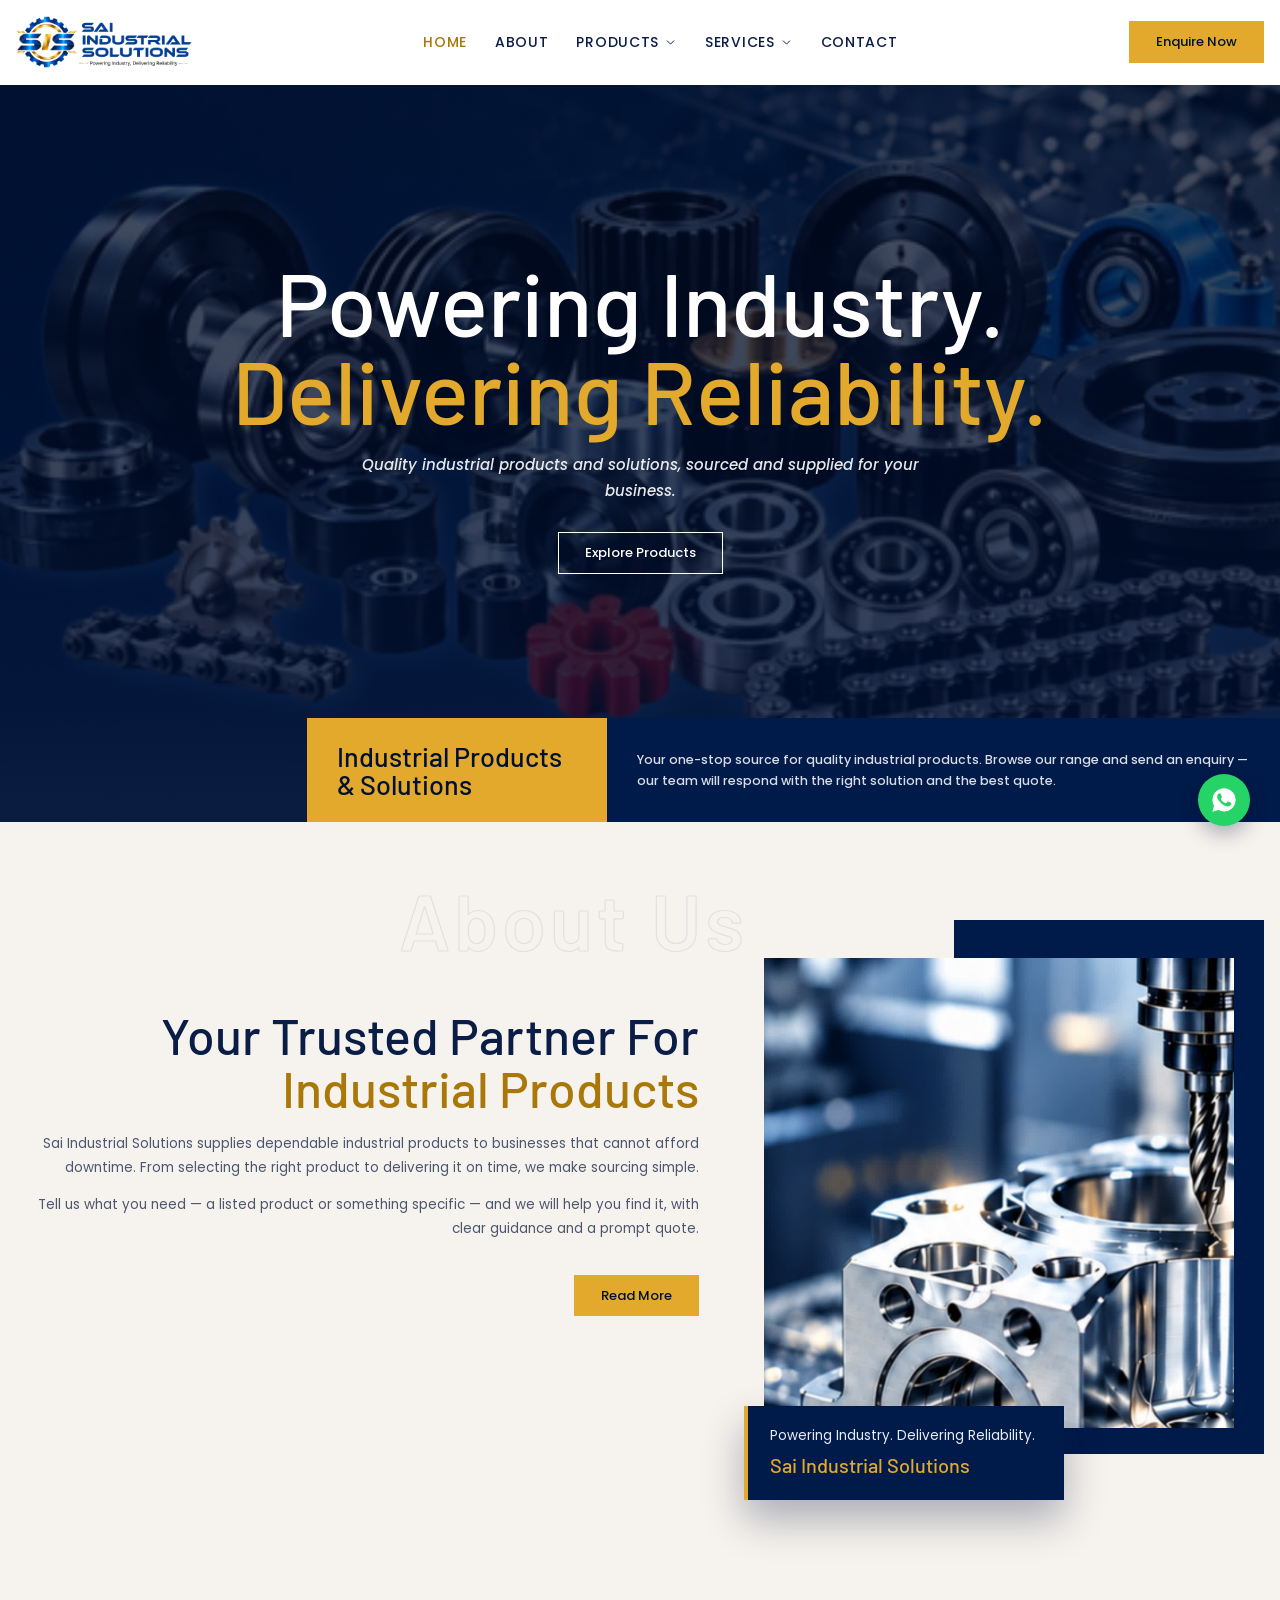
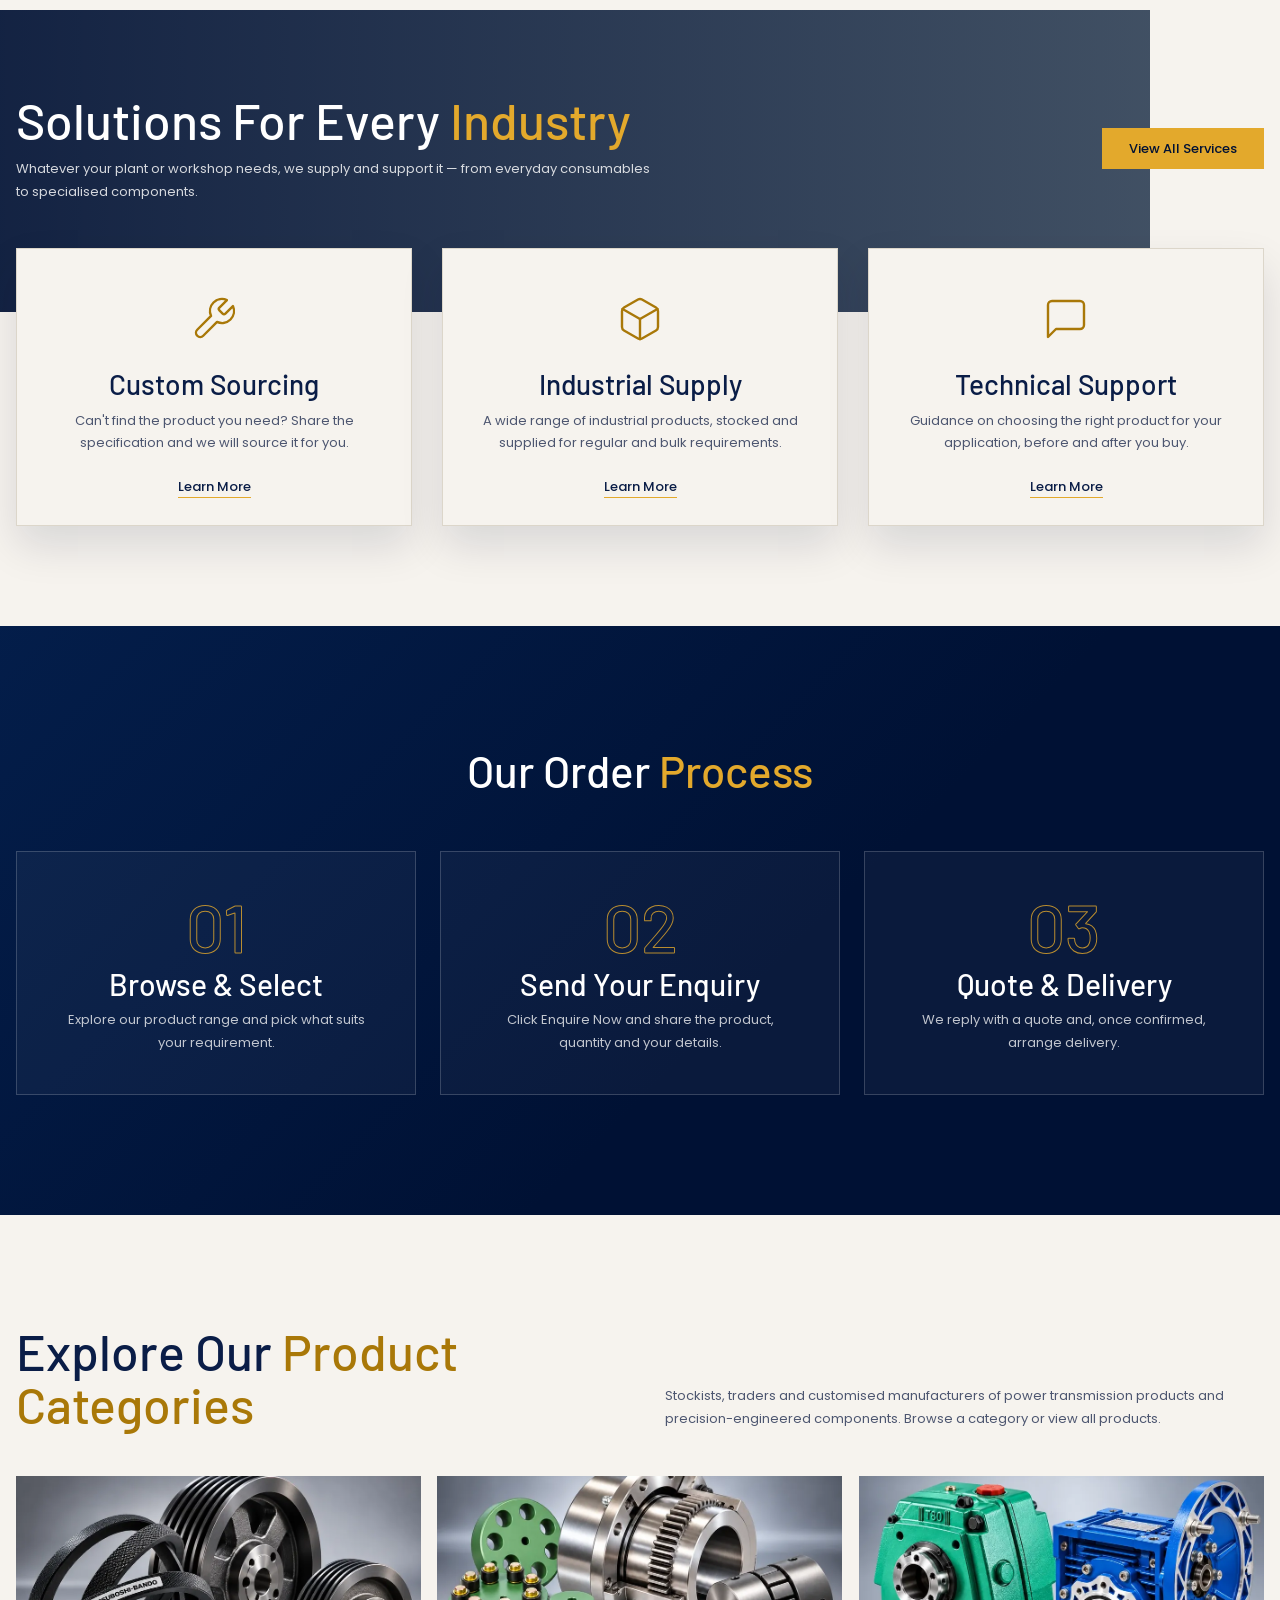
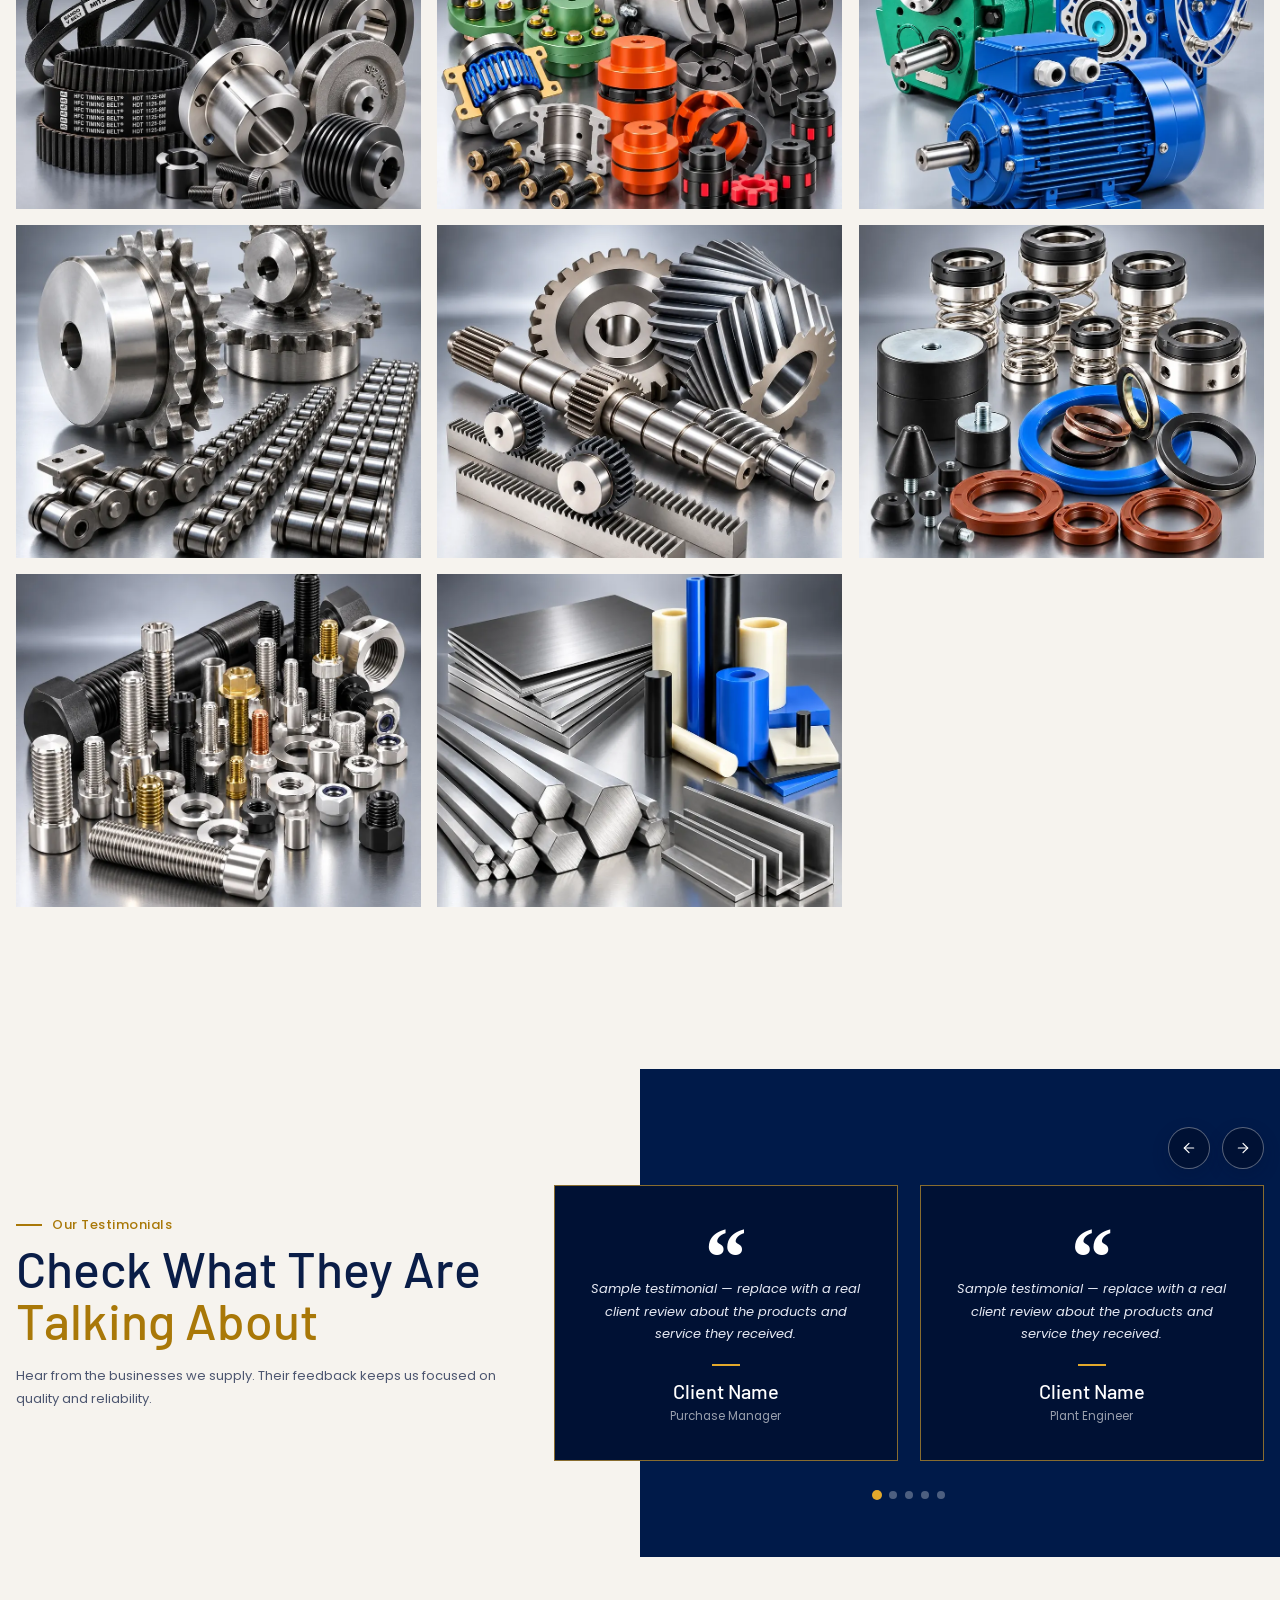
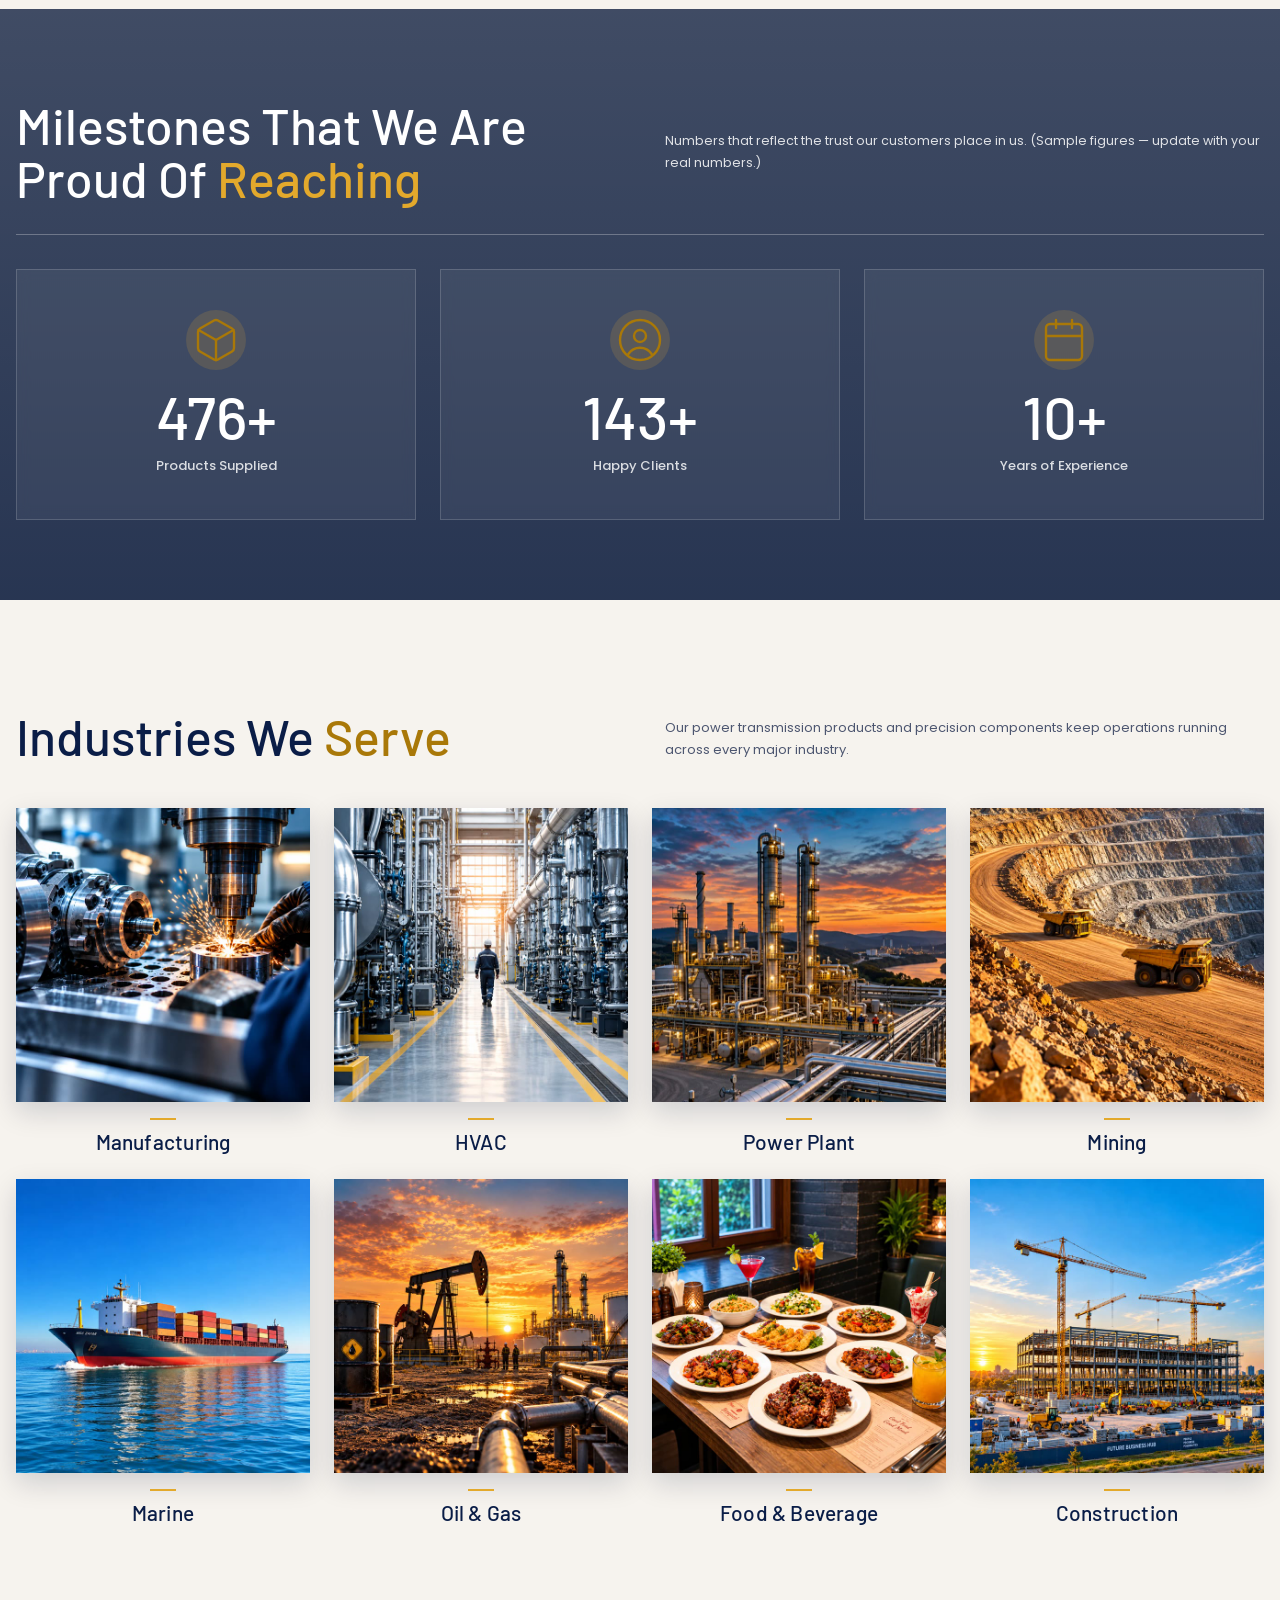
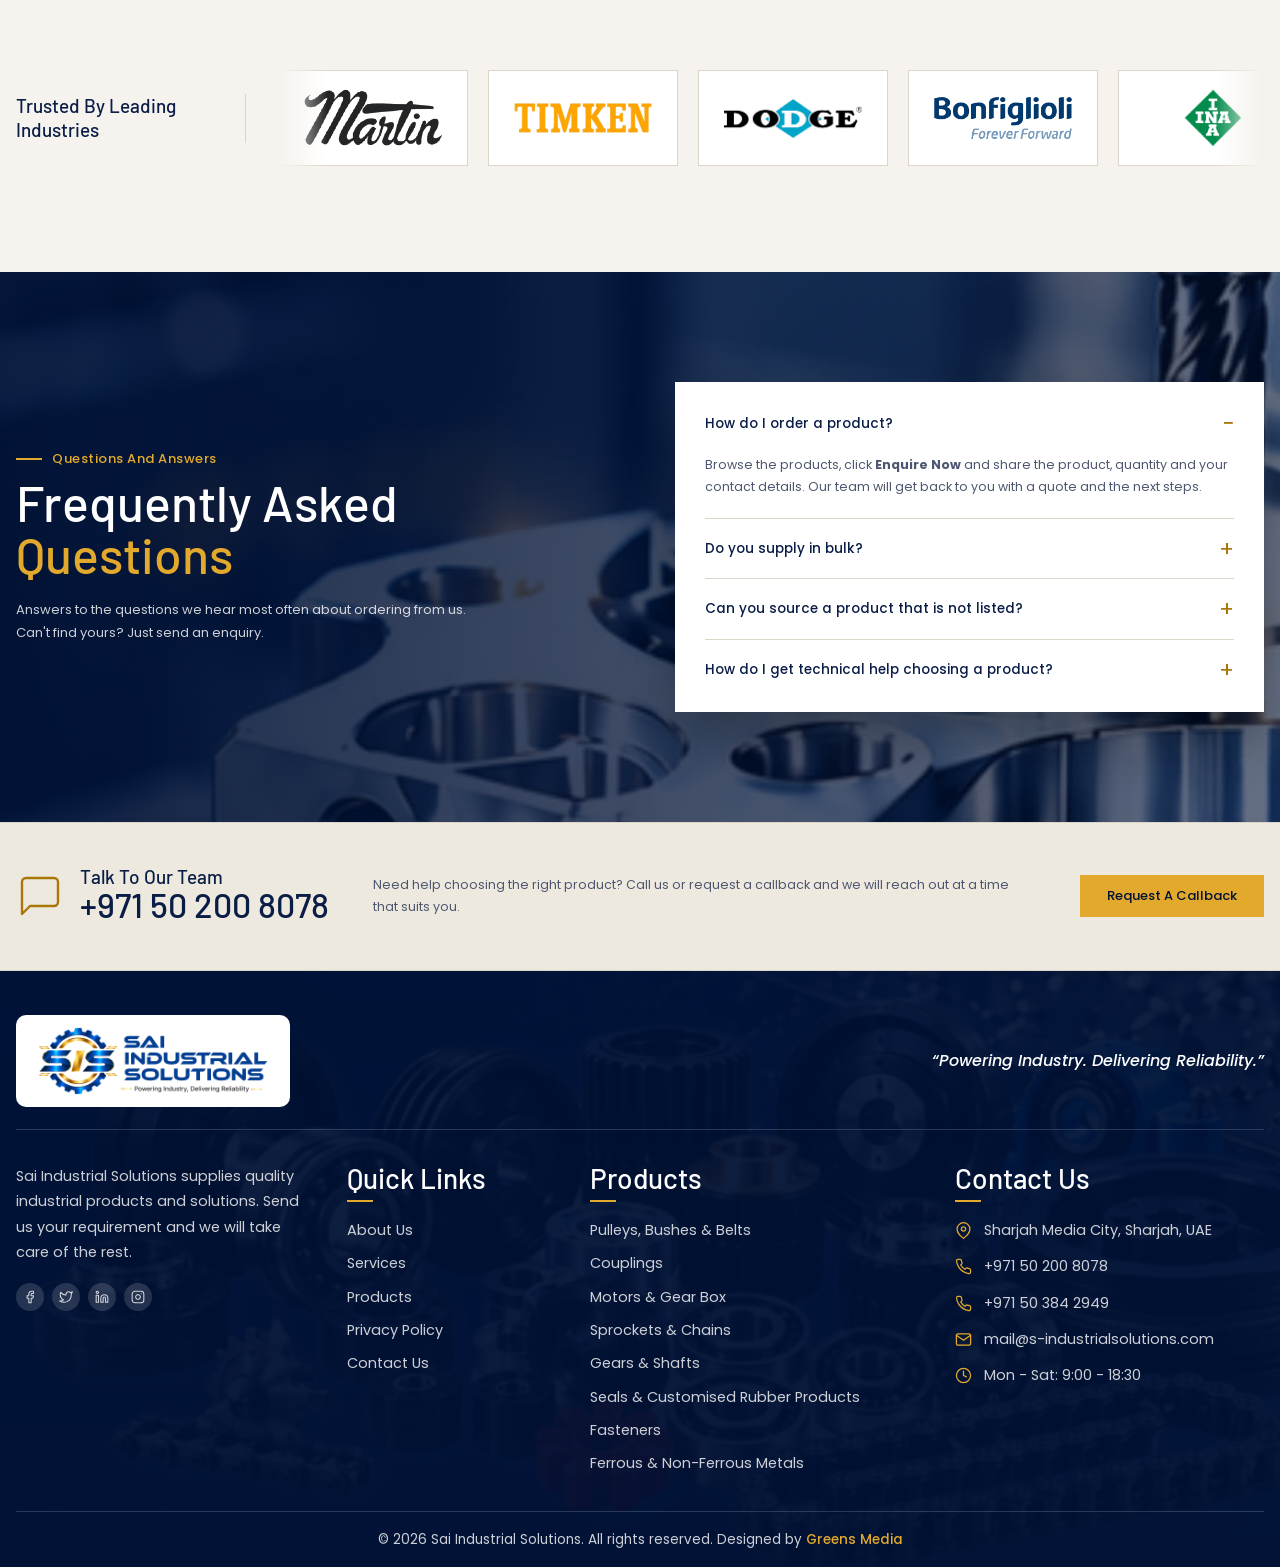
<file: index.html>
<!DOCTYPE html>
<html lang="en">
<head>
  <meta charset="utf-8">
  <meta name="viewport" content="width=device-width, initial-scale=1">
  <title>Sai Industrial Solutions | Powering Industry. Delivering Reliability.</title>
  <meta name="description" content="Sai Industrial Solutions — quality industrial products and solutions. Browse our range and send an enquiry for the product you need.">
  <link rel="icon" type="image/png" href="assets/img/favicon.png">
  <link rel="preconnect" href="https://fonts.googleapis.com">
  <link rel="preconnect" href="https://fonts.gstatic.com" crossorigin>
  <link href="https://fonts.googleapis.com/css2?family=Barlow:wght@400;500;600;700&family=Poppins:wght@400;500;600&display=swap" rel="stylesheet">
  <link rel="stylesheet" href="assets/css/style.css">
  <script>document.documentElement.classList.add('js');</script>
</head>
<body>

<!-- ============ SVG ICON SPRITE ============ -->
<svg width="0" height="0" style="position:absolute" aria-hidden="true" focusable="false">
  <defs>
    <symbol id="i-phone" viewBox="0 0 24 24"><path d="M22 16.92v3a2 2 0 0 1-2.18 2 19.79 19.79 0 0 1-8.63-3.07 19.5 19.5 0 0 1-6-6 19.79 19.79 0 0 1-3.07-8.67A2 2 0 0 1 4.11 2h3a2 2 0 0 1 2 1.72 12.84 12.84 0 0 0 .7 2.81 2 2 0 0 1-.45 2.11L8.09 9.91a16 16 0 0 0 6 6l1.27-1.27a2 2 0 0 1 2.11-.45 12.84 12.84 0 0 0 2.81.7A2 2 0 0 1 22 16.92z"/></symbol>
    <symbol id="i-mail" viewBox="0 0 24 24"><path d="M4 4h16c1.1 0 2 .9 2 2v12c0 1.1-.9 2-2 2H4c-1.1 0-2-.9-2-2V6c0-1.1.9-2 2-2z"/><polyline points="22,6 12,13 2,6"/></symbol>
    <symbol id="i-clock" viewBox="0 0 24 24"><circle cx="12" cy="12" r="10"/><polyline points="12 6 12 12 16 14"/></symbol>
    <symbol id="i-pin" viewBox="0 0 24 24"><path d="M21 10c0 7-9 13-9 13s-9-6-9-13a9 9 0 0 1 18 0z"/><circle cx="12" cy="10" r="3"/></symbol>
    <symbol id="i-facebook" viewBox="0 0 24 24"><path d="M18 2h-3a5 5 0 0 0-5 5v3H7v4h3v8h4v-8h3l1-4h-4V7a1 1 0 0 1 1-1h3z"/></symbol>
    <symbol id="i-twitter" viewBox="0 0 24 24"><path d="M23 3a10.9 10.9 0 0 1-3.14 1.53 4.48 4.48 0 0 0-7.86 3v1A10.66 10.66 0 0 1 3 4s-4 9 5 13a11.64 11.64 0 0 1-7 2c9 5 20 0 20-11.5a4.5 4.5 0 0 0-.08-.83A7.72 7.72 0 0 0 23 3z"/></symbol>
    <symbol id="i-linkedin" viewBox="0 0 24 24"><path d="M16 8a6 6 0 0 1 6 6v7h-4v-7a2 2 0 0 0-2-2 2 2 0 0 0-2 2v7h-4v-7a6 6 0 0 1 6-6z"/><rect x="2" y="9" width="4" height="12"/><circle cx="4" cy="4" r="2"/></symbol>
    <symbol id="i-instagram" viewBox="0 0 24 24"><rect x="2" y="2" width="20" height="20" rx="5" ry="5"/><path d="M16 11.37A4 4 0 1 1 12.63 8 4 4 0 0 1 16 11.37z"/><line x1="17.5" y1="6.5" x2="17.51" y2="6.5"/></symbol>
    <symbol id="i-info" viewBox="0 0 24 24"><circle cx="12" cy="12" r="10"/><line x1="12" y1="16" x2="12" y2="12"/><line x1="12" y1="8" x2="12.01" y2="8"/></symbol>
    <symbol id="i-chevron" viewBox="0 0 24 24"><polyline points="6 9 12 15 18 9"/></symbol>
    <symbol id="i-arrow" viewBox="0 0 24 24"><line x1="5" y1="12" x2="19" y2="12"/><polyline points="12 5 19 12 12 19"/></symbol>
    <symbol id="i-user" viewBox="0 0 24 24"><path d="M20 21v-2a4 4 0 0 0-4-4H8a4 4 0 0 0-4 4v2"/><circle cx="12" cy="7" r="4"/></symbol>
    <symbol id="i-box" viewBox="0 0 24 24"><path d="M21 16V8a2 2 0 0 0-1-1.73l-7-4a2 2 0 0 0-2 0l-7 4A2 2 0 0 0 3 8v8a2 2 0 0 0 1 1.73l7 4a2 2 0 0 0 2 0l7-4A2 2 0 0 0 21 16z"/><polyline points="3.27 6.96 12 12.01 20.73 6.96"/><line x1="12" y1="22.08" x2="12" y2="12"/></symbol>
    <symbol id="i-pie" viewBox="0 0 24 24"><path d="M21.21 15.89A10 10 0 1 1 8 2.83"/><path d="M22 12A10 10 0 0 0 12 2v10z"/></symbol>
    <symbol id="i-check" viewBox="0 0 24 24"><polyline points="20 6 9 17 4 12"/></symbol>
    <symbol id="i-plus" viewBox="0 0 24 24"><line x1="12" y1="5" x2="12" y2="19"/><line x1="5" y1="12" x2="19" y2="12"/></symbol>
    <symbol id="i-minus" viewBox="0 0 24 24"><line x1="5" y1="12" x2="19" y2="12"/></symbol>
    <symbol id="i-play" viewBox="0 0 24 24"><polygon points="7 4 20 12 7 20 7 4"/></symbol>
    <symbol id="i-close" viewBox="0 0 24 24"><line x1="18" y1="6" x2="6" y2="18"/><line x1="6" y1="6" x2="18" y2="18"/></symbol>
    <symbol id="i-menu" viewBox="0 0 24 24"><line x1="3" y1="12" x2="21" y2="12"/><line x1="3" y1="6" x2="21" y2="6"/><line x1="3" y1="18" x2="21" y2="18"/></symbol>
    <symbol id="i-truck" viewBox="0 0 24 24"><rect x="1" y="3" width="15" height="13"/><polygon points="16 8 20 8 23 11 23 16 16 16 16 8"/><circle cx="5.5" cy="18.5" r="2.5"/><circle cx="18.5" cy="18.5" r="2.5"/></symbol>
    <symbol id="i-shield" viewBox="0 0 24 24"><path d="M12 22s8-4 8-10V5l-8-3-8 3v7c0 6 8 10 8 10z"/><polyline points="9 12 11 14 15 10"/></symbol>
    <symbol id="i-wrench" viewBox="0 0 24 24"><path d="M14.7 6.3a1 1 0 0 0 0 1.4l1.6 1.6a1 1 0 0 0 1.4 0l3.77-3.77a6 6 0 0 1-7.94 7.94l-6.91 6.91a2.12 2.12 0 0 1-3-3l6.91-6.91a6 6 0 0 1 7.94-7.94l-3.76 3.76z"/></symbol>
    <symbol id="i-rupee" viewBox="0 0 24 24"><path d="M6 3h12M6 8h12M6 13h5a4 4 0 0 0 0-8M9 13l7 8"/></symbol>
    <symbol id="i-chat" viewBox="0 0 24 24"><path d="M21 15a2 2 0 0 1-2 2H7l-4 4V5a2 2 0 0 1 2-2h14a2 2 0 0 1 2 2z"/></symbol>
    <symbol id="i-calendar" viewBox="0 0 24 24"><rect x="3" y="4" width="18" height="18" rx="2" ry="2"/><line x1="16" y1="2" x2="16" y2="6"/><line x1="8" y1="2" x2="8" y2="6"/><line x1="3" y1="10" x2="21" y2="10"/></symbol>
    <symbol id="i-user-circle" viewBox="0 0 24 24"><circle cx="12" cy="12" r="10"/><circle cx="12" cy="10" r="3"/><path d="M6.17 19a7 7 0 0 1 11.66 0"/></symbol>
    <symbol id="i-whatsapp" viewBox="0 0 24 24"><path d="M12.04 2C6.58 2 2.13 6.45 2.13 11.91c0 1.75.46 3.48 1.32 4.99L2 22l5.25-1.38a9.9 9.9 0 0 0 4.78 1.22h.01c5.46 0 9.91-4.45 9.91-9.91C21.95 6.45 17.5 2 12.04 2zm5.8 14.02c-.24.68-1.4 1.32-1.93 1.4-.5.08-1.14.11-1.84-.12-.42-.14-.97-.32-1.67-.63-2.94-1.27-4.86-4.22-5.01-4.42-.15-.2-1.2-1.6-1.2-3.05 0-1.45.76-2.16 1.03-2.46.27-.3.59-.37.79-.37.2 0 .4 0 .57.01.18.01.43-.07.67.51.25.6.85 2.06.92 2.21.07.15.12.33.02.53-.1.2-.15.32-.3.5-.15.18-.31.4-.44.54-.15.15-.3.31-.13.61.17.3.76 1.26 1.64 2.04 1.13 1 2.08 1.32 2.38 1.47.3.15.47.13.65-.08.18-.2.75-.87.95-1.17.2-.3.4-.25.68-.15.28.1 1.75.83 2.05.98.3.15.5.22.57.35.07.13.07.72-.17 1.4z"/></symbol>
    <symbol id="i-arrow-up" viewBox="0 0 24 24"><line x1="12" y1="19" x2="12" y2="5"/><polyline points="5 12 12 5 19 12"/></symbol>
  </defs>
</svg>

<!-- ============ HEADER (top bar + main nav) ============ -->
<header class="site-header" id="siteHeader">
  <div class="navbar">
    <div class="container navbar__inner">
      <a href="index.html" class="brand" aria-label="Sai Industrial Solutions — Home">
        <span class="brand__logo-wrap"><img src="assets/img/logo.png" alt="Sai Industrial Solutions" class="brand__logo"></span>
      </a>

      <nav class="nav" id="mainNav" aria-label="Main">
        <ul class="nav__list">
          <li><a href="index.html" class="is-active">Home</a></li>
          <li><a href="about.html">About</a></li>
          <li class="has-sub">
            <a href="products.html" aria-haspopup="true">Products <svg class="icon icon--sm"><use href="#i-chevron"/></svg></a>
            <ul class="sub">
              <li><a href="products.html#pulleys-belts">Pulleys, Bushes &amp; Belts</a></li>
              <li><a href="products.html#couplings">Couplings</a></li>
              <li><a href="products.html#motors-gearbox">Motors &amp; Gear Box</a></li>
              <li><a href="products.html#sprockets-chains">Sprockets &amp; Chains</a></li>
              <li><a href="products.html#gears-shafts">Gears &amp; Shafts</a></li>
              <li><a href="products.html#seals-rubber">Seals &amp; Customised Rubber Products</a></li>
              <li><a href="products.html#fasteners">Fasteners</a></li>
              <li><a href="products.html#metals">Ferrous &amp; Non-Ferrous Metals</a></li>
            </ul>
          </li>
          <li class="has-sub">
            <a href="services.html" aria-haspopup="true">Services <svg class="icon icon--sm"><use href="#i-chevron"/></svg></a>
            <ul class="sub">
              <li><a href="services.html#custom-sourcing">Custom Sourcing</a></li>
              <li><a href="services.html#industrial-supply">Industrial Supply</a></li>
              <li><a href="services.html#technical-support">Technical Support</a></li>
            </ul>
          </li>
          <li><a href="contact.html">Contact</a></li>
          <li class="nav__cta"><button class="btn btn--gold btn--block" type="button" data-enquire>Enquire Now</button></li>
        </ul>
      </nav>

      <div class="navbar__actions">
        <button class="btn btn--gold navbar__cta" type="button" data-enquire>Enquire Now</button>
        <button class="icon-btn nav-toggle" type="button" id="navToggle" aria-label="Toggle menu" aria-expanded="false" aria-controls="mainNav"><svg class="icon"><use href="#i-menu"/></svg></button>
      </div>
    </div>
  </div>
</header>


<main>

<!-- ============ 1. HERO ============ -->
<section class="hero" id="home">
  <div class="bg-slider" aria-hidden="true">
    <div class="bg-slider__slide is-active" style="background-image:url('assets/img/placeholders/hero-products.jpg')"></div>
    <div class="bg-slider__slide" style="background-image:url('assets/img/placeholders/banner-couplings.jpg')"></div>
    <div class="bg-slider__slide" style="background-image:url('assets/img/placeholders/banner-pulleys.jpg')"></div>
  </div>
  <div class="hero__content container">
    <div class="hero__slide-content is-active">
      <h1>Powering Industry.<br><span>Delivering Reliability.</span></h1>
      <p>Quality industrial products and solutions, sourced and supplied for your business.</p>
      <a href="products.html" class="btn btn--outline">Explore Products</a>
    </div>
    <div class="hero__slide-content">
      <h1>Precision You Can<br><span>Depend On</span></h1>
      <p>Stockist, trader and customised manufacturer of power transmission products and precision-engineered components.</p>
      <a href="about.html" class="btn btn--outline">About Us</a>
    </div>
    <div class="hero__slide-content">
      <h1>Trusted Across<br><span>Every Industry</span></h1>
      <p>From manufacturing to marine, mining and power generation — we keep your operations running.</p>
      <a href="contact.html" class="btn btn--outline">Contact Us</a>
    </div>
  </div>
  <div class="hero__strip">
    <div class="hero__strip-b">Industrial Products &amp; Solutions</div>
    <div class="hero__strip-c">
      <p>Your one-stop source for quality industrial products. Browse our range and send an enquiry — our team will respond with the right solution and the best quote.</p>
    </div>
  </div>
</section>

<!-- ============ 2. ABOUT ============ -->
<section class="section about" id="about">
  <span class="about__watermark" aria-hidden="true">About Us</span>
  <div class="container about__grid">
    <div class="about__text reveal">
      <h2 class="title">Your Trusted Partner For <span>Industrial Products</span></h2>
      <p>Sai Industrial Solutions supplies dependable industrial products to businesses that cannot afford downtime. From selecting the right product to delivering it on time, we make sourcing simple.</p>
      <p>Tell us what you need — a listed product or something specific — and we will help you find it, with clear guidance and a prompt quote.</p>
      <div class="about__row">
        <a href="about.html" class="btn btn--gold">Read More</a>
      </div>
    </div>
    <div class="about__media reveal">
      <div class="about__frame"></div>
      <img src="assets/img/placeholders/about.jpg" alt="Precision CNC machining of an industrial component" class="about__img" width="1050" height="1100" loading="lazy">
      <blockquote class="about__quote">
        <p>Powering Industry. Delivering Reliability.</p>
        <cite>Sai Industrial Solutions</cite>
      </blockquote>
    </div>
  </div>
</section>

<!-- ============ 4. SERVICES ============ -->
<section class="services" id="services">
  <div class="services__banner">
    <div class="container services__banner-inner">
      <div>
        <h2 class="title title--light">Solutions For Every <span>Industry</span></h2>
        <p>Whatever your plant or workshop needs, we supply and support it — from everyday consumables to specialised components.</p>
      </div>
      <a href="services.html" class="btn btn--gold">View All Services</a>
    </div>
  </div>
  <div class="container services__grid">
    <article class="svc reveal">
      <svg class="icon icon--xl"><use href="#i-wrench"/></svg>
      <h3>Custom Sourcing</h3>
      <p>Can't find the product you need? Share the specification and we will source it for you.</p>
      <a href="services.html#custom-sourcing" class="link">Learn More</a>
    </article>
    <article class="svc reveal">
      <svg class="icon icon--xl"><use href="#i-box"/></svg>
      <h3>Industrial Supply</h3>
      <p>A wide range of industrial products, stocked and supplied for regular and bulk requirements.</p>
      <a href="services.html#industrial-supply" class="link">Learn More</a>
    </article>
    <article class="svc reveal">
      <svg class="icon icon--xl"><use href="#i-chat"/></svg>
      <h3>Technical Support</h3>
      <p>Guidance on choosing the right product for your application, before and after you buy.</p>
      <a href="services.html#technical-support" class="link">Learn More</a>
    </article>
      </div>
    </div>
  </div>
</section>

<!-- ============ 6. WORK PROCESS ============ -->
<section class="process" aria-labelledby="processTitle">
  <div class="container">
    <h2 class="process__title" id="processTitle">Our Order <span>Process</span></h2>
    <ol class="process__steps">
      <li class="process__card reveal"><span class="num">01</span><h3>Browse &amp; Select</h3><p>Explore our product range and pick what suits your requirement.</p><span class="process__arrow" aria-hidden="true"><svg class="icon"><use href="#i-arrow"/></svg></span></li>
      <li class="process__card reveal"><span class="num">02</span><h3>Send Your Enquiry</h3><p>Click Enquire Now and share the product, quantity and your details.</p><span class="process__arrow" aria-hidden="true"><svg class="icon"><use href="#i-arrow"/></svg></span></li>
      <li class="process__card reveal"><span class="num">03</span><h3>Quote &amp; Delivery</h3><p>We reply with a quote and, once confirmed, arrange delivery.</p></li>
    </ol>
  </div>
</section>

<!-- ============ 7. PRODUCTS (was "Latest Projects") ============ -->
<section class="section products" id="products">
  <div class="container">
    <div class="section-head reveal">
      <h2 class="title">Explore Our <span>Product Categories</span></h2>
      <p>Stockists, traders and customised manufacturers of power transmission products and precision-engineered components. Browse a category or view all products.</p>
    </div>
    <div class="pgrid">
      <div class="pgrid__row">
        <article class="pcard reveal">
          <picture><img src="assets/img/placeholders/home-power-transmission.webp" alt="Pulleys, Bushes &amp; Belts" loading="lazy"></picture>
          <div class="pcard__over"><h3>Pulleys, Bushes &amp; Belts</h3><a href="products.html#pulleys-belts" class="btn btn--outline btn--sm">View Products</a></div>
        </article>
        <article class="pcard reveal">
          <picture><img src="assets/img/placeholders/home-couplings-gear.webp" alt="Couplings" loading="lazy"></picture>
          <div class="pcard__over"><h3>Couplings</h3><a href="products.html#couplings" class="btn btn--outline btn--sm">View Products</a></div>
        </article>
        <article class="pcard reveal">
          <picture><img src="assets/img/placeholders/home-motors-gearbox.webp" alt="Motors &amp; Gear Box" loading="lazy"></picture>
          <div class="pcard__over"><h3>Motors &amp; Gear Box</h3><a href="products.html#motors-gearbox" class="btn btn--outline btn--sm">View Products</a></div>
        </article>
      </div>
      <div class="pgrid__row">
        <article class="pcard reveal">
          <picture><img src="assets/img/placeholders/home-sprockets-chains.webp" alt="Sprockets &amp; Chains" loading="lazy"></picture>
          <div class="pcard__over"><h3>Sprockets &amp; Chains</h3><a href="products.html#sprockets-chains" class="btn btn--outline btn--sm">View Products</a></div>
        </article>
        <article class="pcard reveal">
          <picture><img src="assets/img/placeholders/home-gears-shafts.webp" alt="Gears &amp; Shafts" loading="lazy"></picture>
          <div class="pcard__over"><h3>Gears &amp; Shafts</h3><a href="products.html#gears-shafts" class="btn btn--outline btn--sm">View Products</a></div>
        </article>
        <article class="pcard reveal">
          <picture><img src="assets/img/placeholders/home-seals-rubber-nylon.webp" alt="Seals &amp; Customised Rubber Products" loading="lazy"></picture>
          <div class="pcard__over"><h3>Seals &amp; Customised Rubber Products</h3><a href="products.html#seals-rubber" class="btn btn--outline btn--sm">View Products</a></div>
        </article>
      </div>
      <div class="pgrid__row pgrid__row--2">
        <article class="pcard reveal">
          <picture><img src="assets/img/placeholders/home-industrial-components.webp" alt="Fasteners" loading="lazy"></picture>
          <div class="pcard__over"><h3>Fasteners</h3><a href="products.html#fasteners" class="btn btn--outline btn--sm">View Products</a></div>
        </article>
        <article class="pcard reveal">
          <picture><img src="assets/img/placeholders/home-ferrous-metals.webp" alt="Ferrous &amp; Non-Ferrous Metals" loading="lazy"></picture>
          <div class="pcard__over"><h3>Ferrous &amp; Non-Ferrous Metals</h3><a href="products.html#metals" class="btn btn--outline btn--sm">View Products</a></div>
        </article>
      </div>
    </div>
  </div>
</section>

<!-- ============ 8. TESTIMONIALS ============ -->
<section class="testi">
  <div class="testi__back" id="testiBack" aria-hidden="true"></div>
  <div class="container testi__grid">
    <div class="testi__text reveal">
      <p class="eyebrow">Our Testimonials</p>
      <h2 class="title">Check What They Are <span>Talking About</span></h2>
      <p>Hear from the businesses we supply. Their feedback keeps us focused on quality and reliability.</p>
    </div>
    <div class="testi__carousel">
      <div class="testi__arrows">
        <button class="testi__arrow" type="button" id="testiPrev" aria-label="Previous testimonial"><svg class="icon"><use href="#i-arrow"/></svg></button>
        <button class="testi__arrow testi__arrow--next" type="button" id="testiNext" aria-label="Next testimonial"><svg class="icon"><use href="#i-arrow"/></svg></button>
      </div>
      <div class="testi__cards" id="testiTrack">
        <figure class="tcard reveal">
          <span class="tcard__mark" aria-hidden="true">&ldquo;</span>
          <blockquote>Sample testimonial — replace with a real client review about the products and service they received.</blockquote>
          <hr>
          <figcaption><strong>Client Name</strong><small>Purchase Manager</small></figcaption>
        </figure>
        <figure class="tcard reveal">
          <span class="tcard__mark" aria-hidden="true">&ldquo;</span>
          <blockquote>Sample testimonial — replace with a real client review about the products and service they received.</blockquote>
          <hr>
          <figcaption><strong>Client Name</strong><small>Plant Engineer</small></figcaption>
        </figure>
        <figure class="tcard reveal">
          <span class="tcard__mark" aria-hidden="true">&ldquo;</span>
          <blockquote>Sample testimonial — replace with a real client review about the products and service they received.</blockquote>
          <hr>
          <figcaption><strong>Client Name</strong><small>Procurement Head</small></figcaption>
        </figure>
        <figure class="tcard reveal">
          <span class="tcard__mark" aria-hidden="true">&ldquo;</span>
          <blockquote>Sample testimonial — replace with a real client review about the products and service they received.</blockquote>
          <hr>
          <figcaption><strong>Client Name</strong><small>Maintenance Manager</small></figcaption>
        </figure>
        <figure class="tcard reveal">
          <span class="tcard__mark" aria-hidden="true">&ldquo;</span>
          <blockquote>Sample testimonial — replace with a real client review about the products and service they received.</blockquote>
          <hr>
          <figcaption><strong>Client Name</strong><small>Operations Director</small></figcaption>
        </figure>
      </div>
      <div class="testi__dots" id="testiDots"></div>
    </div>
  </div>
</section>

<!-- ============ 10. MILESTONES ============ -->
<section class="milestones">
  <div class="container">
    <div class="milestones__head">
      <h2 class="title title--light">Milestones That We Are Proud Of <span>Reaching</span></h2>
      <p>Numbers that reflect the trust our customers place in us. (Sample figures — update with your real numbers.)</p>
    </div>
    <ul class="counters">
      <li class="counters__item reveal">
        <span class="counters__icon"><svg class="icon icon--xl"><use href="#i-box"/></svg></span>
        <b><span data-count="500">500</span>+</b>
        <small>Products Supplied</small>
      </li>
      <li class="counters__item reveal">
        <span class="counters__icon"><svg class="icon icon--xl"><use href="#i-user-circle"/></svg></span>
        <b><span data-count="150">150</span>+</b>
        <small>Happy Clients</small>
      </li>
      <li class="counters__item reveal">
        <span class="counters__icon"><svg class="icon icon--xl"><use href="#i-calendar"/></svg></span>
        <b><span data-count="10">10</span>+</b>
        <small>Years of Experience</small>
      </li>
    </ul>
  </div>
</section>

<!-- ============ 10b. INDUSTRIES WE SERVE ============ -->
<section class="section industries">
  <div class="container">
    <div class="section-head reveal">
      <h2 class="title">Industries We <span>Serve</span></h2>
      <p>Our power transmission products and precision components keep operations running across every major industry.</p>
    </div>
    <ul class="industries__grid">
      <li class="ind-card reveal"><img src="assets/img/placeholders/industry-manufacturing.jpg" alt="Manufacturing" loading="lazy"><span class="ind-card__label">Manufacturing</span></li>
      <li class="ind-card reveal"><img src="assets/img/placeholders/industry-hvac.jpg" alt="HVAC" loading="lazy"><span class="ind-card__label">HVAC</span></li>
      <li class="ind-card reveal"><img src="assets/img/placeholders/industry-powerplant.jpg" alt="Power Plant" loading="lazy"><span class="ind-card__label">Power Plant</span></li>
      <li class="ind-card reveal"><img src="assets/img/placeholders/industry-mining.jpg" alt="Mining" loading="lazy"><span class="ind-card__label">Mining</span></li>
      <li class="ind-card reveal"><img src="assets/img/placeholders/industry-marine.jpg" alt="Marine" loading="lazy"><span class="ind-card__label">Marine</span></li>
      <li class="ind-card reveal"><img src="assets/img/placeholders/industry-oilgas.jpg" alt="Oil and Gas" loading="lazy"><span class="ind-card__label">Oil &amp; Gas</span></li>
      <li class="ind-card reveal"><img src="assets/img/placeholders/industry-foodbev.jpg" alt="Food and Beverage" loading="lazy"><span class="ind-card__label">Food &amp; Beverage</span></li>
      <li class="ind-card reveal"><img src="assets/img/placeholders/industry-construction.jpg" alt="Construction" loading="lazy"><span class="ind-card__label">Construction</span></li>
    </ul>
  </div>
</section>

<!-- ============ 10c. TRUSTED CLIENTS ============ -->
<section class="clients-pill" aria-label="Our clients">
  <div class="container">
    <div class="clients-pill__box">
      <p class="clients-pill__label">Trusted By Leading Industries</p>
      <div class="clients-pill__marquee">
        <ul class="clients-pill__track">
          <li><img src="assets/img/brands/martin.png" alt="Martin" loading="lazy"></li>
          <li><img src="assets/img/brands/timken.png" alt="Timken" loading="lazy"></li>
          <li><img src="assets/img/brands/dodge.png" alt="Dodge" loading="lazy"></li>
          <li><img src="assets/img/brands/bonfiglioli.png" alt="Bonfiglioli" loading="lazy"></li>
          <li><img src="assets/img/brands/ina.png" alt="INA" loading="lazy"></li>
          <li><img src="assets/img/brands/skf.png" alt="SKF" loading="lazy"></li>
          <li><img src="assets/img/brands/fag.png" alt="FAG" loading="lazy"></li>
          <li><img src="assets/img/brands/optibelt.png" alt="Optibelt" loading="lazy"></li>
          <li><img src="assets/img/brands/fenner.png" alt="Fenner" loading="lazy"></li>
          <li><img src="assets/img/brands/ktr.png" alt="KTR" loading="lazy"></li>
          <li><img src="assets/img/brands/sew-eurodrive.png" alt="SEW Eurodrive" loading="lazy"></li>
          <li><img src="assets/img/brands/ntn.png" alt="NTN" loading="lazy"></li>
          <li><img src="assets/img/brands/gates.png" alt="Gates" loading="lazy"></li>
          <li><img src="assets/img/brands/bosch.png" alt="Bosch" loading="lazy"></li>
          <li><img src="assets/img/brands/weg.png" alt="WEG" loading="lazy"></li>
          <li><img src="assets/img/brands/koyo.png" alt="Koyo" loading="lazy"></li>
          <li><img src="assets/img/brands/lovejoy.png" alt="Lovejoy" loading="lazy"></li>
          <li><img src="assets/img/brands/nsk.png" alt="NSK" loading="lazy"></li>
          <li><img src="assets/img/brands/rexnord.png" alt="Rexnord" loading="lazy"></li>
          <li><img src="assets/img/brands/tb-woods.png" alt="TB Wood's" loading="lazy"></li>
          <li><img src="assets/img/brands/abb.png" alt="ABB" loading="lazy"></li>
          <li><img src="assets/img/brands/flender.png" alt="Flender" loading="lazy"></li>
          <li><img src="assets/img/brands/browning.png" alt="Browning" loading="lazy"></li>
          <li><img src="assets/img/brands/fyh.png" alt="FYH" loading="lazy"></li>
          <li aria-hidden="true"><img src="assets/img/brands/martin.png" alt="" loading="lazy"></li>
          <li aria-hidden="true"><img src="assets/img/brands/timken.png" alt="" loading="lazy"></li>
          <li aria-hidden="true"><img src="assets/img/brands/dodge.png" alt="" loading="lazy"></li>
          <li aria-hidden="true"><img src="assets/img/brands/bonfiglioli.png" alt="" loading="lazy"></li>
          <li aria-hidden="true"><img src="assets/img/brands/ina.png" alt="" loading="lazy"></li>
          <li aria-hidden="true"><img src="assets/img/brands/skf.png" alt="" loading="lazy"></li>
          <li aria-hidden="true"><img src="assets/img/brands/fag.png" alt="" loading="lazy"></li>
          <li aria-hidden="true"><img src="assets/img/brands/optibelt.png" alt="" loading="lazy"></li>
          <li aria-hidden="true"><img src="assets/img/brands/fenner.png" alt="" loading="lazy"></li>
          <li aria-hidden="true"><img src="assets/img/brands/ktr.png" alt="" loading="lazy"></li>
          <li aria-hidden="true"><img src="assets/img/brands/sew-eurodrive.png" alt="" loading="lazy"></li>
          <li aria-hidden="true"><img src="assets/img/brands/ntn.png" alt="" loading="lazy"></li>
          <li aria-hidden="true"><img src="assets/img/brands/gates.png" alt="" loading="lazy"></li>
          <li aria-hidden="true"><img src="assets/img/brands/bosch.png" alt="" loading="lazy"></li>
          <li aria-hidden="true"><img src="assets/img/brands/weg.png" alt="" loading="lazy"></li>
          <li aria-hidden="true"><img src="assets/img/brands/koyo.png" alt="" loading="lazy"></li>
          <li aria-hidden="true"><img src="assets/img/brands/lovejoy.png" alt="" loading="lazy"></li>
          <li aria-hidden="true"><img src="assets/img/brands/nsk.png" alt="" loading="lazy"></li>
          <li aria-hidden="true"><img src="assets/img/brands/rexnord.png" alt="" loading="lazy"></li>
          <li aria-hidden="true"><img src="assets/img/brands/tb-woods.png" alt="" loading="lazy"></li>
          <li aria-hidden="true"><img src="assets/img/brands/abb.png" alt="" loading="lazy"></li>
          <li aria-hidden="true"><img src="assets/img/brands/flender.png" alt="" loading="lazy"></li>
          <li aria-hidden="true"><img src="assets/img/brands/browning.png" alt="" loading="lazy"></li>
          <li aria-hidden="true"><img src="assets/img/brands/fyh.png" alt="" loading="lazy"></li>
        </ul>
      </div>
    </div>
  </div>
</section>

<!-- ============ 12. FAQ ============ -->
<section class="faq">
  <div class="container faq__grid">
    <div class="faq__text reveal">
      <p class="eyebrow">Questions And Answers</p>
      <h2 class="title title--light">Frequently Asked <span>Questions</span></h2>
      <p>Answers to the questions we hear most often about ordering from us. Can't find yours? Just send an enquiry.</p>
    </div>
    <div class="faq__list reveal">
      <details name="faq" open>
        <summary>How do I order a product?</summary>
        <div><p>Browse the products, click <b>Enquire Now</b> and share the product, quantity and your contact details. Our team will get back to you with a quote and the next steps.</p></div>
      </details>
      <details name="faq">
        <summary>Do you supply in bulk?</summary>
        <div><p>Yes. Mention the quantity you need in your enquiry and we will quote accordingly.</p></div>
      </details>
      <details name="faq">
        <summary>Can you source a product that is not listed?</summary>
        <div><p>Absolutely. Send us the specification or a photo of the product and we will try to source it for you.</p></div>
      </details>
      <details name="faq">
        <summary>How do I get technical help choosing a product?</summary>
        <div><p>Describe your application in the enquiry form or call us — our team will guide you towards the right product.</p></div>
      </details>
    </div>
  </div>
</section>

<!-- ============ 14. BOOK / CALLBACK BAR ============ -->
<section class="bookbar" id="contact">
  <div class="container bookbar__inner">
    <div class="bookbar__info">
      <svg class="icon icon--xl"><use href="#i-chat"/></svg>
      <div><small>Talk To Our Team</small><a href="tel:+971502008078">+971 50 200 8078</a></div>
    </div>
    <p>Need help choosing the right product? Call us or request a callback and we will reach out at a time that suits you.</p>
    <button class="btn btn--gold" type="button" data-enquire>Request A Callback</button>
  </div>
</section>

</main>

<button class="back-top" id="backTop" type="button" aria-label="Back to top" hidden><svg class="icon"><use href="#i-arrow-up"/></svg></button>

<!-- ============ FOOTER ============ -->
<footer class="footer">
  <div class="container">
    <div class="footer__top">
      <a href="index.html" class="brand" aria-label="Sai Industrial Solutions — Home">
        <span class="brand__logo-wrap brand__logo-wrap--lg"><img src="assets/img/logo.png" alt="Sai Industrial Solutions" class="brand__logo brand__logo--lg"></span>
      </a>
      <p class="footer__quote">&ldquo;Powering Industry. Delivering Reliability.&rdquo;</p>
    </div>
    <div class="footer__grid">
      <div class="footer__about">
        <p>Sai Industrial Solutions supplies quality industrial products and solutions. Send us your requirement and we will take care of the rest.</p>
        <ul class="social">
          <li><a href="#" aria-label="Facebook"><svg class="icon"><use href="#i-facebook"/></svg></a></li>
          <li><a href="#" aria-label="X / Twitter"><svg class="icon"><use href="#i-twitter"/></svg></a></li>
          <li><a href="#" aria-label="LinkedIn"><svg class="icon"><use href="#i-linkedin"/></svg></a></li>
          <li><a href="#" aria-label="Instagram"><svg class="icon"><use href="#i-instagram"/></svg></a></li>
        </ul>
      </div>
      <div>
        <h4 class="footer__title">Quick Links</h4>
        <ul class="footer__links">
          <li><a href="about.html">About Us</a></li>
          <li><a href="services.html">Services</a></li>
          <li><a href="products.html">Products</a></li>
          <li><a href="privacy-policy.html">Privacy Policy</a></li>
          <li><a href="contact.html">Contact Us</a></li>
        </ul>
      </div>
      <div>
        <h4 class="footer__title">Products</h4>
        <ul class="footer__links">
          <li><a href="products.html#pulleys-belts">Pulleys, Bushes &amp; Belts</a></li>
          <li><a href="products.html#couplings">Couplings</a></li>
          <li><a href="products.html#motors-gearbox">Motors &amp; Gear Box</a></li>
          <li><a href="products.html#sprockets-chains">Sprockets &amp; Chains</a></li>
          <li><a href="products.html#gears-shafts">Gears &amp; Shafts</a></li>
          <li><a href="products.html#seals-rubber">Seals &amp; Customised Rubber Products</a></li>
          <li><a href="products.html#fasteners">Fasteners</a></li>
          <li><a href="products.html#metals">Ferrous &amp; Non-Ferrous Metals</a></li>
        </ul>
      </div>
      <div>
        <h4 class="footer__title">Contact Us</h4>
        <ul class="footer__contact">
          <li><svg class="icon"><use href="#i-pin"/></svg><span>Sharjah Media City, Sharjah, UAE</span></li>
          <li><svg class="icon"><use href="#i-phone"/></svg><a href="tel:+971502008078">+971 50 200 8078</a></li>
          <li><svg class="icon"><use href="#i-phone"/></svg><a href="tel:+971503842949">+971 50 384 2949</a></li>
          <li><svg class="icon"><use href="#i-mail"/></svg><a href="mailto:mail@s-industrialsolutions.com">mail@s-industrialsolutions.com</a></li>
          <li><svg class="icon"><use href="#i-clock"/></svg><span>Mon - Sat: 9:00 - 18:30</span></li>
        </ul>
      </div>
    </div>
    <div class="footer__bottom">
      <p>&copy; <span id="year">2026</span> Sai Industrial Solutions. All rights reserved. Designed by <a href="https://greensmedia.co.in/" target="_blank" rel="noopener">Greens Media</a></p>
    </div>
  </div>
</footer>

<!-- ============ ENQUIRY MODAL ============ -->
<div class="modal" id="enquiryModal" role="dialog" aria-modal="true" aria-labelledby="enquiryTitle" hidden>
  <div class="modal__box">
    <button class="icon-btn modal__close" type="button" data-close aria-label="Close"><svg class="icon"><use href="#i-close"/></svg></button>
    <h3 id="enquiryTitle">Product <span>Enquiry</span></h3>
    <p class="modal__lead">Tell us what you need and we will get back to you with a quote.</p>
    <form id="enquiryForm" novalidate>
      <div class="field-row">
        <div class="field"><label for="eqName">Your name *</label><input id="eqName" name="name" type="text" autocomplete="name" required></div>
        <div class="field"><label for="eqPhone">Phone *</label><input id="eqPhone" name="phone" type="tel" autocomplete="tel" required></div>
      </div>
      <div class="field-row">
        <div class="field"><label for="eqEmail">Email</label><input id="eqEmail" name="email" type="email" autocomplete="email"></div>
        <div class="field"><label for="eqCompany">Company</label><input id="eqCompany" name="company" type="text" autocomplete="organization"></div>
      </div>
      <div class="field-row">
        <div class="field">
          <label for="eqProduct">Product / category</label>
          <select id="eqProduct" name="product">
            <option value="">Select a category</option>
            <option>Pulleys, Bushes &amp; Belts</option>
            <option>Couplings</option>
            <option>Motors &amp; Gear Box</option>
            <option>Sprockets &amp; Chains</option>
            <option>Gears &amp; Shafts</option>
            <option>Seals &amp; Customised Rubber Products</option>
            <option>Fasteners</option>
            <option>Ferrous &amp; Non-Ferrous Metals</option>
            <option>Other / Not listed</option>
          </select>
        </div>
        <div class="field"><label for="eqQty">Quantity</label><input id="eqQty" name="quantity" type="text" placeholder="e.g. 50 pcs"></div>
      </div>
      <div class="field"><label for="eqMsg">Requirement details</label><textarea id="eqMsg" name="message" rows="3" placeholder="Size, specification, brand, delivery location…"></textarea></div>
      <input type="hidden" id="eqProductName" name="productName">
      <button class="btn btn--gold btn--block" type="submit">Send Enquiry</button>
      <p class="form-consent">By submitting, you agree to our <a href="privacy-policy.html">Privacy Policy</a>.</p>
      <p class="form-note" id="eqNote" role="status" hidden></p>
    </form>
  </div>
</div>

<a class="whatsapp-float" href="https://wa.me/971508964745?text=Hi%2C%20I%20would%20like%20to%20know%20more%20about%20your%20products." target="_blank" rel="noopener" aria-label="Chat with us on WhatsApp"><svg><use href="#i-whatsapp"/></svg></a>

<script src="assets/js/main.js" defer></script>
</body>
</html>
</file>
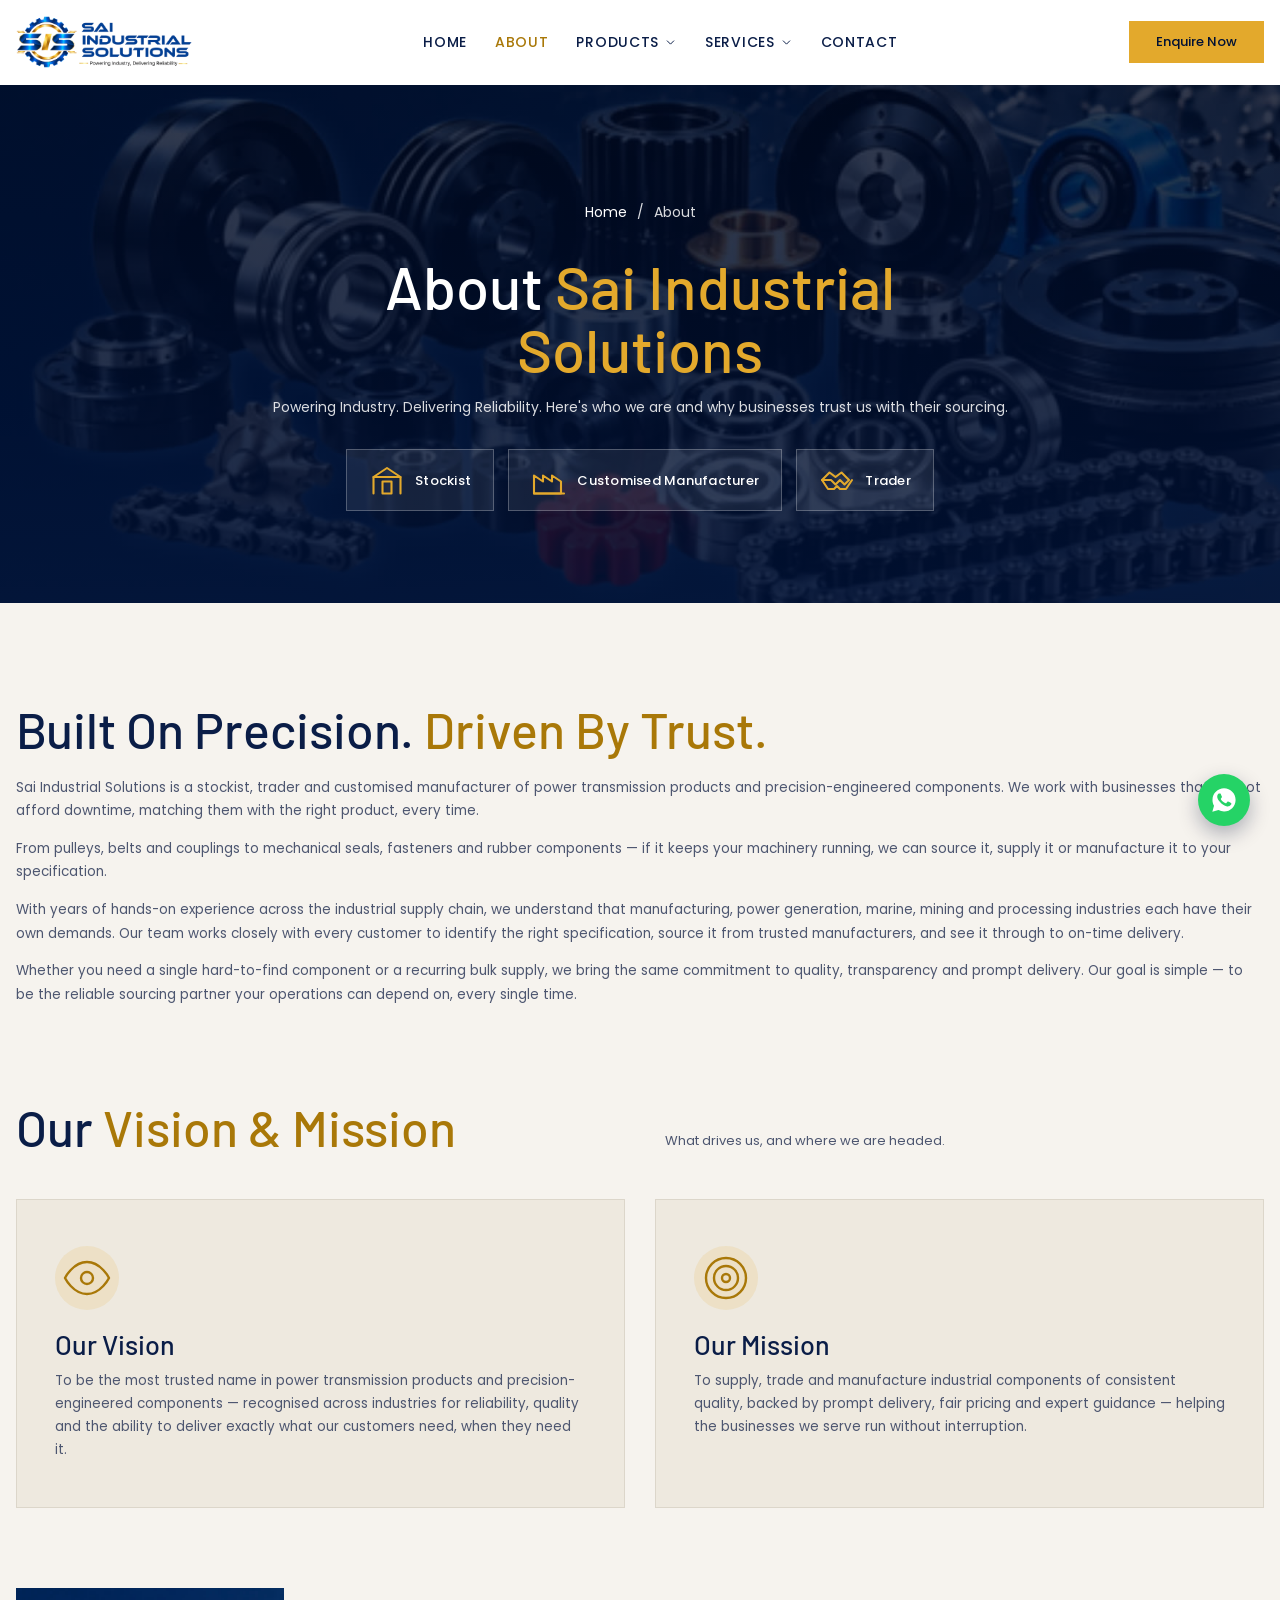
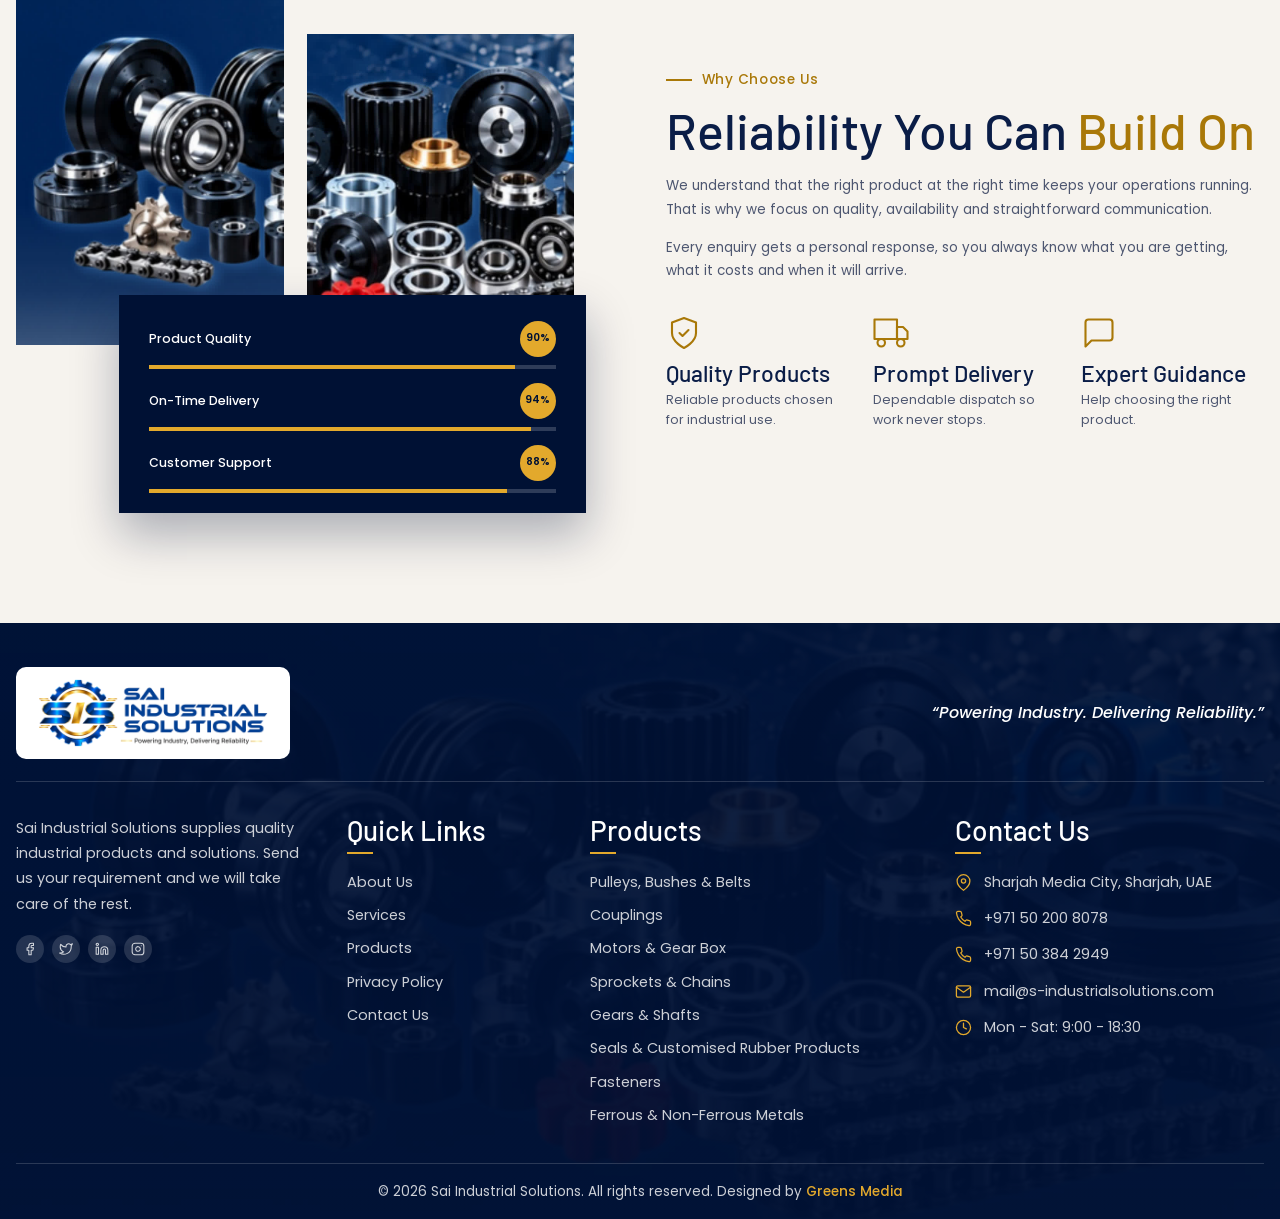
<file: about.html>
<!DOCTYPE html>
<html lang="en">
<head>
  <meta charset="utf-8">
  <meta name="viewport" content="width=device-width, initial-scale=1">
  <title>About Us | Sai Industrial Solutions</title>
  <meta name="description" content="Sai Industrial Solutions is a stockist, trader and customised manufacturer of power transmission products and precision-engineered components. Learn who we are and why businesses trust us.">
  <link rel="icon" type="image/png" href="assets/img/favicon.png">
  <link rel="preconnect" href="https://fonts.googleapis.com">
  <link rel="preconnect" href="https://fonts.gstatic.com" crossorigin>
  <link href="https://fonts.googleapis.com/css2?family=Barlow:wght@400;500;600;700&family=Poppins:wght@400;500;600&display=swap" rel="stylesheet">
  <link rel="stylesheet" href="assets/css/style.css">
  <script>document.documentElement.classList.add('js');</script>
</head>
<body>

<!-- ============ SVG ICON SPRITE ============ -->
<svg width="0" height="0" style="position:absolute" aria-hidden="true" focusable="false">
  <defs>
    <symbol id="i-phone" viewBox="0 0 24 24"><path d="M22 16.92v3a2 2 0 0 1-2.18 2 19.79 19.79 0 0 1-8.63-3.07 19.5 19.5 0 0 1-6-6 19.79 19.79 0 0 1-3.07-8.67A2 2 0 0 1 4.11 2h3a2 2 0 0 1 2 1.72 12.84 12.84 0 0 0 .7 2.81 2 2 0 0 1-.45 2.11L8.09 9.91a16 16 0 0 0 6 6l1.27-1.27a2 2 0 0 1 2.11-.45 12.84 12.84 0 0 0 2.81.7A2 2 0 0 1 22 16.92z"/></symbol>
    <symbol id="i-mail" viewBox="0 0 24 24"><path d="M4 4h16c1.1 0 2 .9 2 2v12c0 1.1-.9 2-2 2H4c-1.1 0-2-.9-2-2V6c0-1.1.9-2 2-2z"/><polyline points="22,6 12,13 2,6"/></symbol>
    <symbol id="i-clock" viewBox="0 0 24 24"><circle cx="12" cy="12" r="10"/><polyline points="12 6 12 12 16 14"/></symbol>
    <symbol id="i-facebook" viewBox="0 0 24 24"><path d="M18 2h-3a5 5 0 0 0-5 5v3H7v4h3v8h4v-8h3l1-4h-4V7a1 1 0 0 1 1-1h3z"/></symbol>
    <symbol id="i-twitter" viewBox="0 0 24 24"><path d="M23 3a10.9 10.9 0 0 1-3.14 1.53 4.48 4.48 0 0 0-7.86 3v1A10.66 10.66 0 0 1 3 4s-4 9 5 13a11.64 11.64 0 0 1-7 2c9 5 20 0 20-11.5a4.5 4.5 0 0 0-.08-.83A7.72 7.72 0 0 0 23 3z"/></symbol>
    <symbol id="i-linkedin" viewBox="0 0 24 24"><path d="M16 8a6 6 0 0 1 6 6v7h-4v-7a2 2 0 0 0-2-2 2 2 0 0 0-2 2v7h-4v-7a6 6 0 0 1 6-6z"/><rect x="2" y="9" width="4" height="12"/><circle cx="4" cy="4" r="2"/></symbol>
    <symbol id="i-instagram" viewBox="0 0 24 24"><rect x="2" y="2" width="20" height="20" rx="5" ry="5"/><path d="M16 11.37A4 4 0 1 1 12.63 8 4 4 0 0 1 16 11.37z"/><line x1="17.5" y1="6.5" x2="17.51" y2="6.5"/></symbol>
    <symbol id="i-info" viewBox="0 0 24 24"><circle cx="12" cy="12" r="10"/><line x1="12" y1="16" x2="12" y2="12"/><line x1="12" y1="8" x2="12.01" y2="8"/></symbol>
    <symbol id="i-chevron" viewBox="0 0 24 24"><polyline points="6 9 12 15 18 9"/></symbol>
    <symbol id="i-close" viewBox="0 0 24 24"><line x1="18" y1="6" x2="6" y2="18"/><line x1="6" y1="6" x2="18" y2="18"/></symbol>
    <symbol id="i-menu" viewBox="0 0 24 24"><line x1="3" y1="12" x2="21" y2="12"/><line x1="3" y1="6" x2="21" y2="6"/><line x1="3" y1="18" x2="21" y2="18"/></symbol>
    <symbol id="i-chat" viewBox="0 0 24 24"><path d="M21 15a2 2 0 0 1-2 2H7l-4 4V5a2 2 0 0 1 2-2h14a2 2 0 0 1 2 2z"/></symbol>
    <symbol id="i-shield" viewBox="0 0 24 24"><path d="M12 22s8-4 8-10V5l-8-3-8 3v7c0 6 8 10 8 10z"/><polyline points="9 12 11 14 15 10"/></symbol>
    <symbol id="i-truck" viewBox="0 0 24 24"><rect x="1" y="3" width="15" height="13"/><polygon points="16 8 20 8 23 11 23 16 16 16 16 8"/><circle cx="5.5" cy="18.5" r="2.5"/><circle cx="18.5" cy="18.5" r="2.5"/></symbol>
    <symbol id="i-rupee" viewBox="0 0 24 24"><path d="M6 3h12M6 8h12M6 13h5a4 4 0 0 0 0-8M9 13l7 8"/></symbol>
    <symbol id="i-warehouse" viewBox="0 0 24 24"><path d="M3 21V10l9-6 9 6v11"/><path d="M3 10h18"/><rect x="9" y="13" width="6" height="8"/></symbol>
    <symbol id="i-handshake" viewBox="0 0 24 24"><path d="M2 12l5-5 4 3 4-3 5 5-3 3-3-3-3 3-3-3z"/><path d="M2 12l4 6h4l2-2 2 2h4l4-6"/></symbol>
    <symbol id="i-factory" viewBox="0 0 24 24"><path d="M2 21V9l6 4V9l6 4V9l6 4v8z"/><line x1="2" y1="21" x2="22" y2="21"/></symbol>
    <symbol id="i-eye" viewBox="0 0 24 24"><path d="M1 12s4-8 11-8 11 8 11 8-4 8-11 8-11-8-11-8z"/><circle cx="12" cy="12" r="3"/></symbol>
    <symbol id="i-target" viewBox="0 0 24 24"><circle cx="12" cy="12" r="10"/><circle cx="12" cy="12" r="6"/><circle cx="12" cy="12" r="2"/></symbol>
    <symbol id="i-box" viewBox="0 0 24 24"><path d="M21 16V8a2 2 0 0 0-1-1.73l-7-4a2 2 0 0 0-2 0l-7 4A2 2 0 0 0 3 8v8a2 2 0 0 0 1 1.73l7 4a2 2 0 0 0 2 0l7-4A2 2 0 0 0 21 16z"/><polyline points="3.27 6.96 12 12.01 20.73 6.96"/><line x1="12" y1="22.08" x2="12" y2="12"/></symbol>
    <symbol id="i-calendar" viewBox="0 0 24 24"><rect x="3" y="4" width="18" height="18" rx="2" ry="2"/><line x1="16" y1="2" x2="16" y2="6"/><line x1="8" y1="2" x2="8" y2="6"/><line x1="3" y1="10" x2="21" y2="10"/></symbol>
    <symbol id="i-user-circle" viewBox="0 0 24 24"><circle cx="12" cy="12" r="10"/><circle cx="12" cy="10" r="3"/><path d="M6.17 19a7 7 0 0 1 11.66 0"/></symbol>
    <symbol id="i-whatsapp" viewBox="0 0 24 24"><path d="M12.04 2C6.58 2 2.13 6.45 2.13 11.91c0 1.75.46 3.48 1.32 4.99L2 22l5.25-1.38a9.9 9.9 0 0 0 4.78 1.22h.01c5.46 0 9.91-4.45 9.91-9.91C21.95 6.45 17.5 2 12.04 2zm5.8 14.02c-.24.68-1.4 1.32-1.93 1.4-.5.08-1.14.11-1.84-.12-.42-.14-.97-.32-1.67-.63-2.94-1.27-4.86-4.22-5.01-4.42-.15-.2-1.2-1.6-1.2-3.05 0-1.45.76-2.16 1.03-2.46.27-.3.59-.37.79-.37.2 0 .4 0 .57.01.18.01.43-.07.67.51.25.6.85 2.06.92 2.21.07.15.12.33.02.53-.1.2-.15.32-.3.5-.15.18-.31.4-.44.54-.15.15-.3.31-.13.61.17.3.76 1.26 1.64 2.04 1.13 1 2.08 1.32 2.38 1.47.3.15.47.13.65-.08.18-.2.75-.87.95-1.17.2-.3.4-.25.68-.15.28.1 1.75.83 2.05.98.3.15.5.22.57.35.07.13.07.72-.17 1.4z"/></symbol>
    <symbol id="i-pin" viewBox="0 0 24 24"><path d="M21 10c0 7-9 13-9 13s-9-6-9-13a9 9 0 0 1 18 0z"/><circle cx="12" cy="10" r="3"/></symbol>
    <symbol id="i-arrow-up" viewBox="0 0 24 24"><line x1="12" y1="19" x2="12" y2="5"/><polyline points="5 12 12 5 19 12"/></symbol>
  </defs>
</svg>

<!-- ============ HEADER (top bar + main nav) ============ -->
<header class="site-header" id="siteHeader">
  <div class="navbar">
    <div class="container navbar__inner">
      <a href="index.html" class="brand" aria-label="Sai Industrial Solutions — Home">
        <span class="brand__logo-wrap"><img src="assets/img/logo.png" alt="Sai Industrial Solutions" class="brand__logo"></span>
      </a>

      <nav class="nav" id="mainNav" aria-label="Main">
        <ul class="nav__list">
          <li><a href="index.html">Home</a></li>
          <li><a href="about.html" class="is-active">About</a></li>
          <li class="has-sub">
            <a href="products.html" aria-haspopup="true">Products <svg class="icon icon--sm"><use href="#i-chevron"/></svg></a>
            <ul class="sub">
              <li><a href="products.html#pulleys-belts">Pulleys, Bushes &amp; Belts</a></li>
              <li><a href="products.html#couplings">Couplings</a></li>
              <li><a href="products.html#motors-gearbox">Motors &amp; Gear Box</a></li>
              <li><a href="products.html#sprockets-chains">Sprockets &amp; Chains</a></li>
              <li><a href="products.html#gears-shafts">Gears &amp; Shafts</a></li>
              <li><a href="products.html#seals-rubber">Seals &amp; Customised Rubber Products</a></li>
              <li><a href="products.html#fasteners">Fasteners</a></li>
              <li><a href="products.html#metals">Ferrous &amp; Non-Ferrous Metals</a></li>
            </ul>
          </li>
          <li class="has-sub">
            <a href="services.html" aria-haspopup="true">Services <svg class="icon icon--sm"><use href="#i-chevron"/></svg></a>
            <ul class="sub">
              <li><a href="services.html#custom-sourcing">Custom Sourcing</a></li>
              <li><a href="services.html#industrial-supply">Industrial Supply</a></li>
              <li><a href="services.html#technical-support">Technical Support</a></li>
            </ul>
          </li>
          <li><a href="contact.html">Contact</a></li>
          <li class="nav__cta"><button class="btn btn--gold btn--block" type="button" data-enquire>Enquire Now</button></li>
        </ul>
      </nav>

      <div class="navbar__actions">
        <button class="btn btn--gold navbar__cta" type="button" data-enquire>Enquire Now</button>
        <button class="icon-btn nav-toggle" type="button" id="navToggle" aria-label="Toggle menu" aria-expanded="false" aria-controls="mainNav"><svg class="icon"><use href="#i-menu"/></svg></button>
      </div>
    </div>
  </div>
</header>


<main>

<!-- ============ PAGE BANNER ============ -->
<section class="pbanner">
  <div class="bg-slider" aria-hidden="true">
    <div class="bg-slider__slide is-active" style="background-image:url('assets/img/placeholders/hero-products.jpg')"></div>
    <div class="bg-slider__slide" style="background-image:url('assets/img/placeholders/banner-couplings.jpg')"></div>
    <div class="bg-slider__slide" style="background-image:url('assets/img/placeholders/banner-pulleys.jpg')"></div>
  </div>
  <div class="container pbanner__inner">
    <p class="crumb"><a href="index.html">Home</a> <span>/</span> <span>About</span></p>
    <h1>About <span>Sai Industrial Solutions</span></h1>
    <p>Powering Industry. Delivering Reliability. Here's who we are and why businesses trust us with their sourcing.</p>
    <ul class="badges">
      <li><svg class="icon icon--lg"><use href="#i-warehouse"/></svg>Stockist</li>
      <li><svg class="icon icon--lg"><use href="#i-factory"/></svg>Customised Manufacturer</li>
      <li><svg class="icon icon--lg"><use href="#i-handshake"/></svg>Trader</li>
    </ul>
  </div>
</section>

<!-- ============ ABOUT INTRO ============ -->
<section class="section about about--full" id="about">
  <div class="container">
    <div class="about__text reveal">
      <h2 class="title">Built On Precision. <span>Driven By Trust.</span></h2>
      <p>Sai Industrial Solutions is a stockist, trader and customised manufacturer of power transmission products and precision-engineered components. We work with businesses that cannot afford downtime, matching them with the right product, every time.</p>
      <p>From pulleys, belts and couplings to mechanical seals, fasteners and rubber components — if it keeps your machinery running, we can source it, supply it or manufacture it to your specification.</p>
      <p>With years of hands-on experience across the industrial supply chain, we understand that manufacturing, power generation, marine, mining and processing industries each have their own demands. Our team works closely with every customer to identify the right specification, source it from trusted manufacturers, and see it through to on-time delivery.</p>
      <p>Whether you need a single hard-to-find component or a recurring bulk supply, we bring the same commitment to quality, transparency and prompt delivery. Our goal is simple — to be the reliable sourcing partner your operations can depend on, every single time.</p>
    </div>
  </div>
</section>

<!-- ============ VISION & MISSION ============ -->
<section class="section vm">
  <div class="container">
    <div class="section-head reveal">
      <h2 class="title">Our <span>Vision &amp; Mission</span></h2>
      <p>What drives us, and where we are headed.</p>
    </div>
    <div class="vm__grid">
      <div class="vm__card reveal">
        <span class="vm__icon"><svg class="icon icon--xl"><use href="#i-eye"/></svg></span>
        <h3>Our Vision</h3>
        <p>To be the most trusted name in power transmission products and precision-engineered components — recognised across industries for reliability, quality and the ability to deliver exactly what our customers need, when they need it.</p>
      </div>
      <div class="vm__card reveal">
        <span class="vm__icon"><svg class="icon icon--xl"><use href="#i-target"/></svg></span>
        <h3>Our Mission</h3>
        <p>To supply, trade and manufacture industrial components of consistent quality, backed by prompt delivery, fair pricing and expert guidance — helping the businesses we serve run without interruption.</p>
      </div>
    </div>
  </div>
</section>

<!-- ============ WHY CHOOSE US ============ -->
<section class="section why why--tight">
  <div class="container why__grid">
    <div class="why__media reveal">
      <img src="assets/img/placeholders/why-1.jpg" alt="Industrial pulleys and belts" class="why__img why__img--a" width="700" height="931" loading="lazy">
      <img src="assets/img/placeholders/why-2.jpg" alt="Couplings, bushings and chains" class="why__img why__img--b" width="700" height="931" loading="lazy">
      <div class="skills">
        <div class="skill"><div class="skill__head"><span>Product Quality</span><b data-skill>90%</b></div><div class="skill__bar"><i style="--w:90%"></i></div></div>
        <div class="skill"><div class="skill__head"><span>On-Time Delivery</span><b data-skill>94%</b></div><div class="skill__bar"><i style="--w:94%"></i></div></div>
        <div class="skill"><div class="skill__head"><span>Customer Support</span><b data-skill>88%</b></div><div class="skill__bar"><i style="--w:88%"></i></div></div>
      </div>
    </div>
    <div class="why__text reveal">
      <p class="eyebrow">Why Choose Us</p>
      <h2 class="title">Reliability You Can <span>Build On</span></h2>
      <p>We understand that the right product at the right time keeps your operations running. That is why we focus on quality, availability and straightforward communication.</p>
      <p>Every enquiry gets a personal response, so you always know what you are getting, what it costs and when it will arrive.</p>
      <ul class="features">
        <li><svg class="icon icon--lg"><use href="#i-shield"/></svg><div><h4>Quality Products</h4><p>Reliable products chosen for industrial use.</p></div></li>
        <li><svg class="icon icon--lg"><use href="#i-truck"/></svg><div><h4>Prompt Delivery</h4><p>Dependable dispatch so work never stops.</p></div></li>
        <li><svg class="icon icon--lg"><use href="#i-chat"/></svg><div><h4>Expert Guidance</h4><p>Help choosing the right product.</p></div></li>
      </ul>
    </div>
  </div>
</section>

<!-- ============ TEAM (hidden for now, per request — remove `hidden` to bring back) ============ -->
<section class="section team" hidden>
  <div class="container">
    <div class="section-head reveal">
      <h2 class="title">Meet Our <span>Expert Team</span></h2>
      <p>The people behind every quote, delivery and solution.</p>
    </div>
    <div class="team__grid">
      <figure class="member reveal"><img src="assets/img/placeholders/team-1.svg" alt="" width="600" height="750" loading="lazy"><figcaption><strong>Team Member</strong><small>Managing Director</small></figcaption></figure>
      <figure class="member reveal"><img src="assets/img/placeholders/team-2.svg" alt="" width="600" height="750" loading="lazy"><figcaption><strong>Team Member</strong><small>Sales Manager</small></figcaption></figure>
      <figure class="member reveal"><img src="assets/img/placeholders/team-3.svg" alt="" width="600" height="750" loading="lazy"><figcaption><strong>Team Member</strong><small>Technical Advisor</small></figcaption></figure>
      <figure class="member reveal"><img src="assets/img/placeholders/team-4.svg" alt="" width="600" height="750" loading="lazy"><figcaption><strong>Team Member</strong><small>Operations Head</small></figcaption></figure>
    </div>
  </div>
</section>

</main>

<button class="back-top" id="backTop" type="button" aria-label="Back to top" hidden><svg class="icon"><use href="#i-arrow-up"/></svg></button>

<!-- ============ FOOTER ============ -->
<footer class="footer">
  <div class="container">
    <div class="footer__top">
      <a href="index.html" class="brand" aria-label="Sai Industrial Solutions — Home">
        <span class="brand__logo-wrap brand__logo-wrap--lg"><img src="assets/img/logo.png" alt="Sai Industrial Solutions" class="brand__logo brand__logo--lg"></span>
      </a>
      <p class="footer__quote">&ldquo;Powering Industry. Delivering Reliability.&rdquo;</p>
    </div>
    <div class="footer__grid">
      <div class="footer__about">
        <p>Sai Industrial Solutions supplies quality industrial products and solutions. Send us your requirement and we will take care of the rest.</p>
        <ul class="social">
          <li><a href="#" aria-label="Facebook"><svg class="icon"><use href="#i-facebook"/></svg></a></li>
          <li><a href="#" aria-label="X / Twitter"><svg class="icon"><use href="#i-twitter"/></svg></a></li>
          <li><a href="#" aria-label="LinkedIn"><svg class="icon"><use href="#i-linkedin"/></svg></a></li>
          <li><a href="#" aria-label="Instagram"><svg class="icon"><use href="#i-instagram"/></svg></a></li>
        </ul>
      </div>
      <div>
        <h4 class="footer__title">Quick Links</h4>
        <ul class="footer__links">
          <li><a href="about.html">About Us</a></li>
          <li><a href="services.html">Services</a></li>
          <li><a href="products.html">Products</a></li>
          <li><a href="privacy-policy.html">Privacy Policy</a></li>
          <li><a href="contact.html">Contact Us</a></li>
        </ul>
      </div>
      <div>
        <h4 class="footer__title">Products</h4>
        <ul class="footer__links">
          <li><a href="products.html#pulleys-belts">Pulleys, Bushes &amp; Belts</a></li>
          <li><a href="products.html#couplings">Couplings</a></li>
          <li><a href="products.html#motors-gearbox">Motors &amp; Gear Box</a></li>
          <li><a href="products.html#sprockets-chains">Sprockets &amp; Chains</a></li>
          <li><a href="products.html#gears-shafts">Gears &amp; Shafts</a></li>
          <li><a href="products.html#seals-rubber">Seals &amp; Customised Rubber Products</a></li>
          <li><a href="products.html#fasteners">Fasteners</a></li>
          <li><a href="products.html#metals">Ferrous &amp; Non-Ferrous Metals</a></li>
        </ul>
      </div>
      <div>
        <h4 class="footer__title">Contact Us</h4>
        <ul class="footer__contact">
          <li><svg class="icon"><use href="#i-pin"/></svg><span>Sharjah Media City, Sharjah, UAE</span></li>
          <li><svg class="icon"><use href="#i-phone"/></svg><a href="tel:+971502008078">+971 50 200 8078</a></li>
          <li><svg class="icon"><use href="#i-phone"/></svg><a href="tel:+971503842949">+971 50 384 2949</a></li>
          <li><svg class="icon"><use href="#i-mail"/></svg><a href="mailto:mail@s-industrialsolutions.com">mail@s-industrialsolutions.com</a></li>
          <li><svg class="icon"><use href="#i-clock"/></svg><span>Mon - Sat: 9:00 - 18:30</span></li>
        </ul>
      </div>
    </div>
    <div class="footer__bottom">
      <p>&copy; <span id="year">2026</span> Sai Industrial Solutions. All rights reserved. Designed by <a href="https://greensmedia.co.in/" target="_blank" rel="noopener">Greens Media</a></p>
    </div>
  </div>
</footer>

<!-- ============ ENQUIRY MODAL ============ -->
<div class="modal" id="enquiryModal" role="dialog" aria-modal="true" aria-labelledby="enquiryTitle" hidden>
  <div class="modal__box">
    <button class="icon-btn modal__close" type="button" data-close aria-label="Close"><svg class="icon"><use href="#i-close"/></svg></button>
    <h3 id="enquiryTitle">Product <span>Enquiry</span></h3>
    <p class="modal__lead">Tell us what you need and we will get back to you with a quote.</p>
    <form id="enquiryForm" novalidate>
      <div class="field-row">
        <div class="field"><label for="eqName">Your name *</label><input id="eqName" name="name" type="text" autocomplete="name" required></div>
        <div class="field"><label for="eqPhone">Phone *</label><input id="eqPhone" name="phone" type="tel" autocomplete="tel" required></div>
      </div>
      <div class="field-row">
        <div class="field"><label for="eqEmail">Email</label><input id="eqEmail" name="email" type="email" autocomplete="email"></div>
        <div class="field"><label for="eqCompany">Company</label><input id="eqCompany" name="company" type="text" autocomplete="organization"></div>
      </div>
      <div class="field-row">
        <div class="field">
          <label for="eqProduct">Product / category</label>
          <select id="eqProduct" name="product">
            <option value="">Select a category</option>
            <option>Pulleys, Bushes &amp; Belts</option>
            <option>Couplings</option>
            <option>Motors &amp; Gear Box</option>
            <option>Sprockets &amp; Chains</option>
            <option>Gears &amp; Shafts</option>
            <option>Seals &amp; Customised Rubber Products</option>
            <option>Fasteners</option>
            <option>Ferrous &amp; Non-Ferrous Metals</option>
            <option>Other / Not listed</option>
          </select>
        </div>
        <div class="field"><label for="eqQty">Quantity</label><input id="eqQty" name="quantity" type="text" placeholder="e.g. 50 pcs"></div>
      </div>
      <div class="field"><label for="eqMsg">Requirement details</label><textarea id="eqMsg" name="message" rows="3" placeholder="Size, specification, brand, delivery location…"></textarea></div>
      <input type="hidden" id="eqProductName" name="productName">
      <button class="btn btn--gold btn--block" type="submit">Send Enquiry</button>
      <p class="form-consent">By submitting, you agree to our <a href="privacy-policy.html">Privacy Policy</a>.</p>
      <p class="form-note" id="eqNote" role="status" hidden></p>
    </form>
  </div>
</div>

<a class="whatsapp-float" href="https://wa.me/971508964745?text=Hi%2C%20I%20would%20like%20to%20know%20more%20about%20your%20products." target="_blank" rel="noopener" aria-label="Chat with us on WhatsApp"><svg><use href="#i-whatsapp"/></svg></a>

<script src="assets/js/main.js" defer></script>
</body>
</html>
</file>
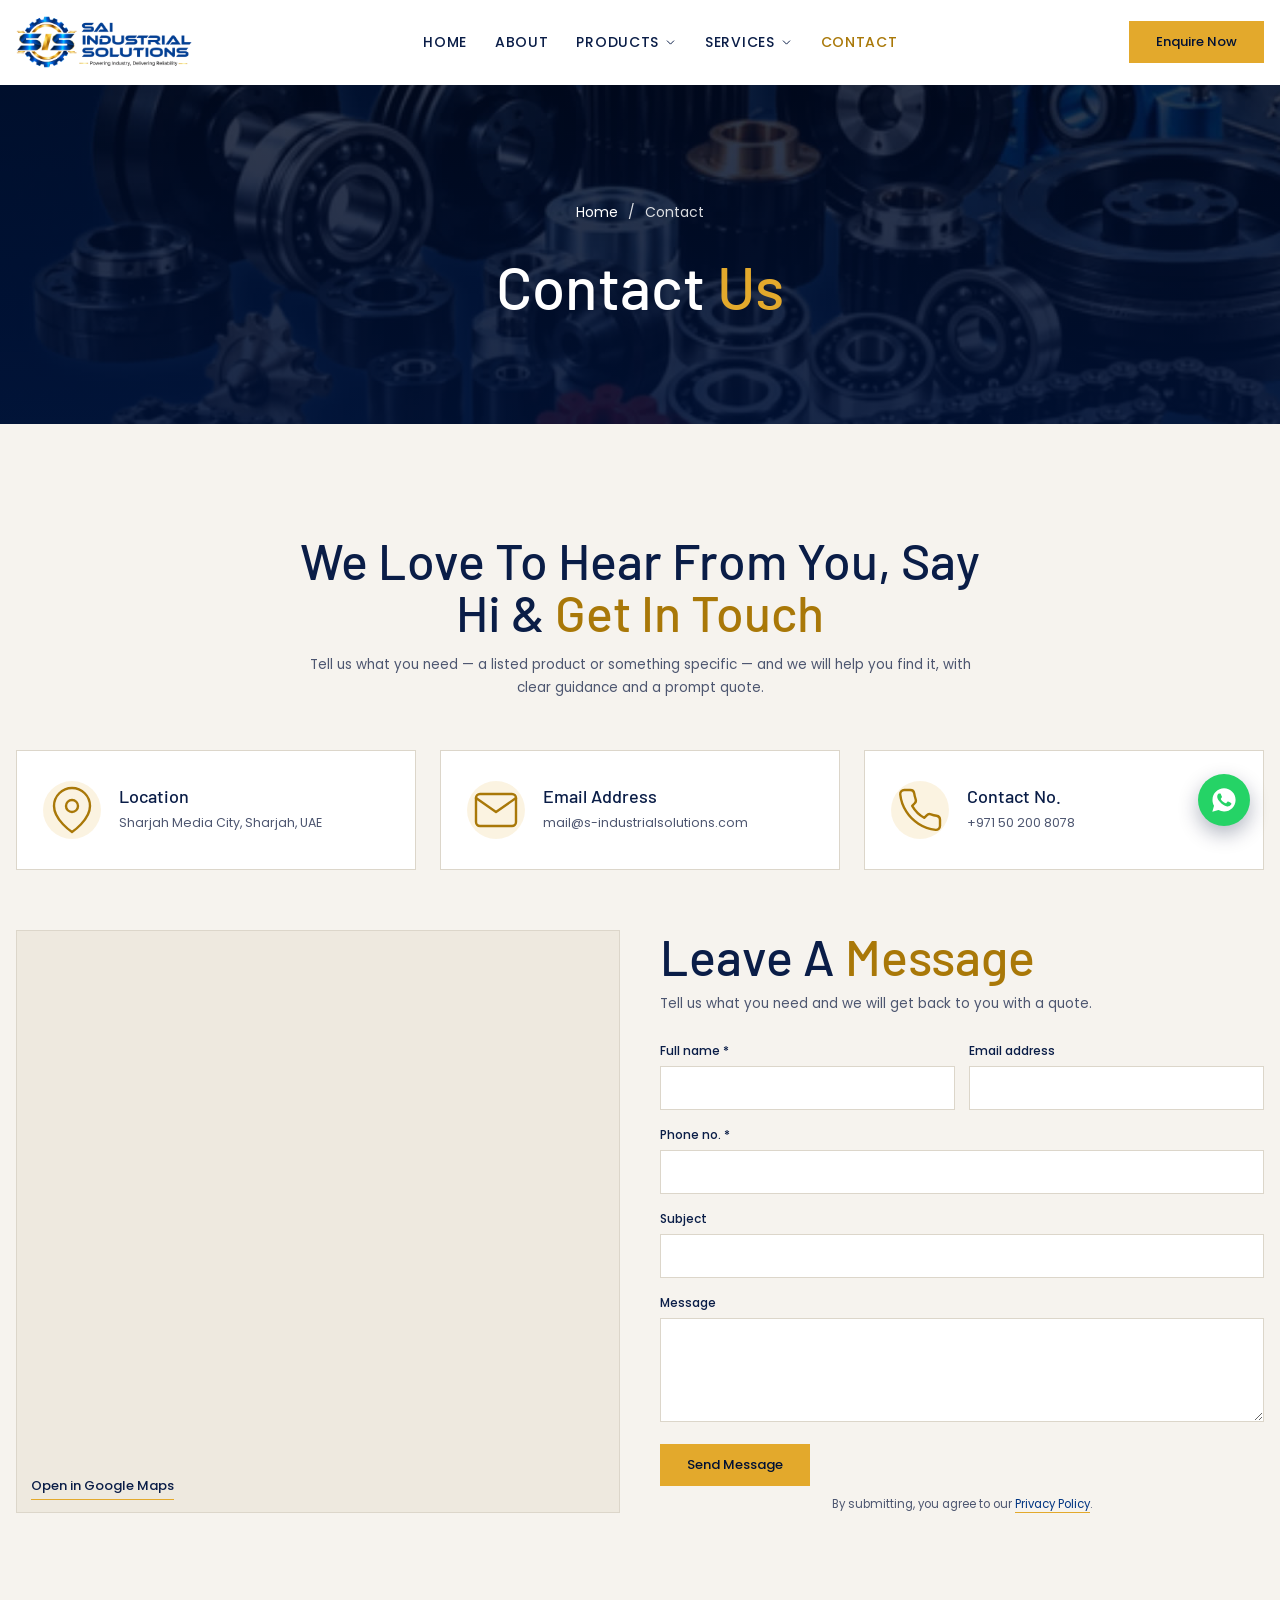
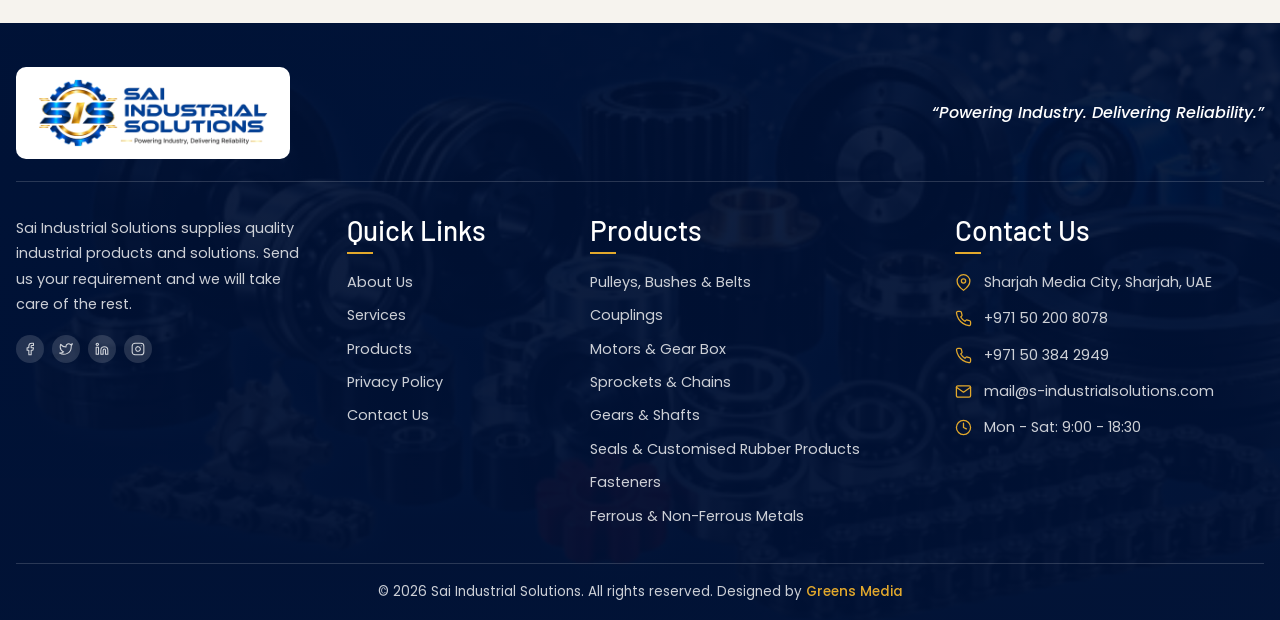
<file: contact.html>
<!DOCTYPE html>
<html lang="en">
<head>
  <meta charset="utf-8">
  <meta name="viewport" content="width=device-width, initial-scale=1">
  <title>Contact Us | Sai Industrial Solutions</title>
  <meta name="description" content="Get in touch with Sai Industrial Solutions — call, email or send us your requirement and our team will get back to you with the right product and a quote.">
  <link rel="icon" type="image/png" href="assets/img/favicon.png">
  <link rel="preconnect" href="https://fonts.googleapis.com">
  <link rel="preconnect" href="https://fonts.gstatic.com" crossorigin>
  <link href="https://fonts.googleapis.com/css2?family=Barlow:wght@400;500;600;700&family=Poppins:wght@400;500;600&display=swap" rel="stylesheet">
  <link rel="stylesheet" href="assets/css/style.css">
  <script>document.documentElement.classList.add('js');</script>
</head>
<body>

<!-- ============ SVG ICON SPRITE ============ -->
<svg width="0" height="0" style="position:absolute" aria-hidden="true" focusable="false">
  <defs>
    <symbol id="i-phone" viewBox="0 0 24 24"><path d="M22 16.92v3a2 2 0 0 1-2.18 2 19.79 19.79 0 0 1-8.63-3.07 19.5 19.5 0 0 1-6-6 19.79 19.79 0 0 1-3.07-8.67A2 2 0 0 1 4.11 2h3a2 2 0 0 1 2 1.72 12.84 12.84 0 0 0 .7 2.81 2 2 0 0 1-.45 2.11L8.09 9.91a16 16 0 0 0 6 6l1.27-1.27a2 2 0 0 1 2.11-.45 12.84 12.84 0 0 0 2.81.7A2 2 0 0 1 22 16.92z"/></symbol>
    <symbol id="i-mail" viewBox="0 0 24 24"><path d="M4 4h16c1.1 0 2 .9 2 2v12c0 1.1-.9 2-2 2H4c-1.1 0-2-.9-2-2V6c0-1.1.9-2 2-2z"/><polyline points="22,6 12,13 2,6"/></symbol>
    <symbol id="i-clock" viewBox="0 0 24 24"><circle cx="12" cy="12" r="10"/><polyline points="12 6 12 12 16 14"/></symbol>
    <symbol id="i-pin" viewBox="0 0 24 24"><path d="M21 10c0 7-9 13-9 13s-9-6-9-13a9 9 0 0 1 18 0z"/><circle cx="12" cy="10" r="3"/></symbol>
    <symbol id="i-facebook" viewBox="0 0 24 24"><path d="M18 2h-3a5 5 0 0 0-5 5v3H7v4h3v8h4v-8h3l1-4h-4V7a1 1 0 0 1 1-1h3z"/></symbol>
    <symbol id="i-twitter" viewBox="0 0 24 24"><path d="M23 3a10.9 10.9 0 0 1-3.14 1.53 4.48 4.48 0 0 0-7.86 3v1A10.66 10.66 0 0 1 3 4s-4 9 5 13a11.64 11.64 0 0 1-7 2c9 5 20 0 20-11.5a4.5 4.5 0 0 0-.08-.83A7.72 7.72 0 0 0 23 3z"/></symbol>
    <symbol id="i-linkedin" viewBox="0 0 24 24"><path d="M16 8a6 6 0 0 1 6 6v7h-4v-7a2 2 0 0 0-2-2 2 2 0 0 0-2 2v7h-4v-7a6 6 0 0 1 6-6z"/><rect x="2" y="9" width="4" height="12"/><circle cx="4" cy="4" r="2"/></symbol>
    <symbol id="i-instagram" viewBox="0 0 24 24"><rect x="2" y="2" width="20" height="20" rx="5" ry="5"/><path d="M16 11.37A4 4 0 1 1 12.63 8 4 4 0 0 1 16 11.37z"/><line x1="17.5" y1="6.5" x2="17.51" y2="6.5"/></symbol>
    <symbol id="i-info" viewBox="0 0 24 24"><circle cx="12" cy="12" r="10"/><line x1="12" y1="16" x2="12" y2="12"/><line x1="12" y1="8" x2="12.01" y2="8"/></symbol>
    <symbol id="i-chevron" viewBox="0 0 24 24"><polyline points="6 9 12 15 18 9"/></symbol>
    <symbol id="i-close" viewBox="0 0 24 24"><line x1="18" y1="6" x2="6" y2="18"/><line x1="6" y1="6" x2="18" y2="18"/></symbol>
    <symbol id="i-menu" viewBox="0 0 24 24"><line x1="3" y1="12" x2="21" y2="12"/><line x1="3" y1="6" x2="21" y2="6"/><line x1="3" y1="18" x2="21" y2="18"/></symbol>
    <symbol id="i-chat" viewBox="0 0 24 24"><path d="M21 15a2 2 0 0 1-2 2H7l-4 4V5a2 2 0 0 1 2-2h14a2 2 0 0 1 2 2z"/></symbol>
    <symbol id="i-whatsapp" viewBox="0 0 24 24"><path d="M12.04 2C6.58 2 2.13 6.45 2.13 11.91c0 1.75.46 3.48 1.32 4.99L2 22l5.25-1.38a9.9 9.9 0 0 0 4.78 1.22h.01c5.46 0 9.91-4.45 9.91-9.91C21.95 6.45 17.5 2 12.04 2zm5.8 14.02c-.24.68-1.4 1.32-1.93 1.4-.5.08-1.14.11-1.84-.12-.42-.14-.97-.32-1.67-.63-2.94-1.27-4.86-4.22-5.01-4.42-.15-.2-1.2-1.6-1.2-3.05 0-1.45.76-2.16 1.03-2.46.27-.3.59-.37.79-.37.2 0 .4 0 .57.01.18.01.43-.07.67.51.25.6.85 2.06.92 2.21.07.15.12.33.02.53-.1.2-.15.32-.3.5-.15.18-.31.4-.44.54-.15.15-.3.31-.13.61.17.3.76 1.26 1.64 2.04 1.13 1 2.08 1.32 2.38 1.47.3.15.47.13.65-.08.18-.2.75-.87.95-1.17.2-.3.4-.25.68-.15.28.1 1.75.83 2.05.98.3.15.5.22.57.35.07.13.07.72-.17 1.4z"/></symbol>
    <symbol id="i-arrow-up" viewBox="0 0 24 24"><line x1="12" y1="19" x2="12" y2="5"/><polyline points="5 12 12 5 19 12"/></symbol>
  </defs>
</svg>

<!-- ============ HEADER (top bar + main nav) ============ -->
<header class="site-header" id="siteHeader">
  <div class="navbar">
    <div class="container navbar__inner">
      <a href="index.html" class="brand" aria-label="Sai Industrial Solutions — Home">
        <span class="brand__logo-wrap"><img src="assets/img/logo.png" alt="Sai Industrial Solutions" class="brand__logo"></span>
      </a>

      <nav class="nav" id="mainNav" aria-label="Main">
        <ul class="nav__list">
          <li><a href="index.html">Home</a></li>
          <li><a href="about.html">About</a></li>
          <li class="has-sub">
            <a href="products.html" aria-haspopup="true">Products <svg class="icon icon--sm"><use href="#i-chevron"/></svg></a>
            <ul class="sub">
              <li><a href="products.html#pulleys-belts">Pulleys, Bushes &amp; Belts</a></li>
              <li><a href="products.html#couplings">Couplings</a></li>
              <li><a href="products.html#motors-gearbox">Motors &amp; Gear Box</a></li>
              <li><a href="products.html#sprockets-chains">Sprockets &amp; Chains</a></li>
              <li><a href="products.html#gears-shafts">Gears &amp; Shafts</a></li>
              <li><a href="products.html#seals-rubber">Seals &amp; Customised Rubber Products</a></li>
              <li><a href="products.html#fasteners">Fasteners</a></li>
              <li><a href="products.html#metals">Ferrous &amp; Non-Ferrous Metals</a></li>
            </ul>
          </li>
          <li class="has-sub">
            <a href="services.html" aria-haspopup="true">Services <svg class="icon icon--sm"><use href="#i-chevron"/></svg></a>
            <ul class="sub">
              <li><a href="services.html#custom-sourcing">Custom Sourcing</a></li>
              <li><a href="services.html#industrial-supply">Industrial Supply</a></li>
              <li><a href="services.html#technical-support">Technical Support</a></li>
            </ul>
          </li>
          <li><a href="contact.html" class="is-active">Contact</a></li>
          <li class="nav__cta"><button class="btn btn--gold btn--block" type="button" data-enquire>Enquire Now</button></li>
        </ul>
      </nav>

      <div class="navbar__actions">
        <button class="btn btn--gold navbar__cta" type="button" data-enquire>Enquire Now</button>
        <button class="icon-btn nav-toggle" type="button" id="navToggle" aria-label="Toggle menu" aria-expanded="false" aria-controls="mainNav"><svg class="icon"><use href="#i-menu"/></svg></button>
      </div>
    </div>
  </div>
</header>


<main>

<!-- ============ PAGE BANNER ============ -->
<section class="pbanner">
  <div class="bg-slider" aria-hidden="true">
    <div class="bg-slider__slide is-active" style="background-image:url('assets/img/placeholders/hero-products.jpg')"></div>
    <div class="bg-slider__slide" style="background-image:url('assets/img/placeholders/banner-couplings.jpg')"></div>
    <div class="bg-slider__slide" style="background-image:url('assets/img/placeholders/banner-pulleys.jpg')"></div>
  </div>
  <div class="container pbanner__inner">
    <p class="crumb"><a href="index.html">Home</a> <span>/</span> <span>Contact</span></p>
    <h1>Contact <span>Us</span></h1>
  </div>
</section>

<!-- ============ INTRO + INFO CARDS ============ -->
<section class="section contact" id="contact">
  <div class="container">
    <div class="section-head--center reveal">
      <h2 class="title">We Love To Hear From You, Say Hi &amp; <span>Get In Touch</span></h2>
      <p>Tell us what you need — a listed product or something specific — and we will help you find it, with clear guidance and a prompt quote.</p>
    </div>
    <div class="contact-info">
      <div class="info-card reveal">
        <span class="info-card__icon"><svg class="icon icon--xl"><use href="#i-pin"/></svg></span>
        <div><h3>Location</h3><p>Sharjah Media City, Sharjah, UAE</p></div>
      </div>
      <div class="info-card reveal">
        <span class="info-card__icon"><svg class="icon icon--xl"><use href="#i-mail"/></svg></span>
        <div><h3>Email Address</h3><p><a href="mailto:mail@s-industrialsolutions.com">mail@s-industrialsolutions.com</a></p></div>
      </div>
      <div class="info-card reveal">
        <span class="info-card__icon"><svg class="icon icon--xl"><use href="#i-phone"/></svg></span>
        <div><h3>Contact No.</h3><p><a href="tel:+971502008078">+971 50 200 8078</a></p></div>
      </div>
    </div>

    <div class="contact-main">
      <div class="contact-map reveal">
        <iframe class="contact-map__frame" title="Sai Industrial Solutions location: Sharjah Media City, Sharjah, UAE" src="https://www.google.com/maps?q=Sharjah+Media+City,+Sharjah,+UAE&amp;z=15&amp;output=embed" loading="lazy" referrerpolicy="no-referrer-when-downgrade" allowfullscreen></iframe>
        <a class="link contact-map__open" href="https://www.google.com/maps/search/?api=1&amp;query=Sharjah+Media+City+Sharjah+UAE" target="_blank" rel="noopener">Open in Google Maps</a>
      </div>
      <div class="contact-form reveal">
        <h3 class="title">Leave A <span>Message</span></h3>
        <p>Tell us what you need and we will get back to you with a quote.</p>
        <form id="contactForm" novalidate>
          <div class="field-row">
            <div class="field"><label for="cfName">Full name *</label><input id="cfName" name="name" type="text" autocomplete="name" required></div>
            <div class="field"><label for="cfEmail">Email address</label><input id="cfEmail" name="email" type="email" autocomplete="email"></div>
          </div>
          <div class="field"><label for="cfPhone">Phone no. *</label><input id="cfPhone" name="phone" type="tel" autocomplete="tel" required></div>
          <div class="field"><label for="cfSubject">Subject</label><input id="cfSubject" name="subject" type="text"></div>
          <div class="field"><label for="cfMessage">Message</label><textarea id="cfMessage" name="message" rows="4"></textarea></div>
          <button class="btn btn--gold" type="submit">Send Message</button>
          <p class="form-consent">By submitting, you agree to our <a href="privacy-policy.html">Privacy Policy</a>.</p>
          <p class="form-note" id="cfNote" role="status" hidden></p>
        </form>
      </div>
    </div>
  </div>
</section>

</main>

<button class="back-top" id="backTop" type="button" aria-label="Back to top" hidden><svg class="icon"><use href="#i-arrow-up"/></svg></button>

<!-- ============ FOOTER ============ -->
<footer class="footer">
  <div class="container">
    <div class="footer__top">
      <a href="index.html" class="brand" aria-label="Sai Industrial Solutions — Home">
        <span class="brand__logo-wrap brand__logo-wrap--lg"><img src="assets/img/logo.png" alt="Sai Industrial Solutions" class="brand__logo brand__logo--lg"></span>
      </a>
      <p class="footer__quote">&ldquo;Powering Industry. Delivering Reliability.&rdquo;</p>
    </div>
    <div class="footer__grid">
      <div class="footer__about">
        <p>Sai Industrial Solutions supplies quality industrial products and solutions. Send us your requirement and we will take care of the rest.</p>
        <ul class="social">
          <li><a href="#" aria-label="Facebook"><svg class="icon"><use href="#i-facebook"/></svg></a></li>
          <li><a href="#" aria-label="X / Twitter"><svg class="icon"><use href="#i-twitter"/></svg></a></li>
          <li><a href="#" aria-label="LinkedIn"><svg class="icon"><use href="#i-linkedin"/></svg></a></li>
          <li><a href="#" aria-label="Instagram"><svg class="icon"><use href="#i-instagram"/></svg></a></li>
        </ul>
      </div>
      <div>
        <h4 class="footer__title">Quick Links</h4>
        <ul class="footer__links">
          <li><a href="about.html">About Us</a></li>
          <li><a href="services.html">Services</a></li>
          <li><a href="products.html">Products</a></li>
          <li><a href="privacy-policy.html">Privacy Policy</a></li>
          <li><a href="contact.html">Contact Us</a></li>
        </ul>
      </div>
      <div>
        <h4 class="footer__title">Products</h4>
        <ul class="footer__links">
          <li><a href="products.html#pulleys-belts">Pulleys, Bushes &amp; Belts</a></li>
          <li><a href="products.html#couplings">Couplings</a></li>
          <li><a href="products.html#motors-gearbox">Motors &amp; Gear Box</a></li>
          <li><a href="products.html#sprockets-chains">Sprockets &amp; Chains</a></li>
          <li><a href="products.html#gears-shafts">Gears &amp; Shafts</a></li>
          <li><a href="products.html#seals-rubber">Seals &amp; Customised Rubber Products</a></li>
          <li><a href="products.html#fasteners">Fasteners</a></li>
          <li><a href="products.html#metals">Ferrous &amp; Non-Ferrous Metals</a></li>
        </ul>
      </div>
      <div>
        <h4 class="footer__title">Contact Us</h4>
        <ul class="footer__contact">
          <li><svg class="icon"><use href="#i-pin"/></svg><span>Sharjah Media City, Sharjah, UAE</span></li>
          <li><svg class="icon"><use href="#i-phone"/></svg><a href="tel:+971502008078">+971 50 200 8078</a></li>
          <li><svg class="icon"><use href="#i-phone"/></svg><a href="tel:+971503842949">+971 50 384 2949</a></li>
          <li><svg class="icon"><use href="#i-mail"/></svg><a href="mailto:mail@s-industrialsolutions.com">mail@s-industrialsolutions.com</a></li>
          <li><svg class="icon"><use href="#i-clock"/></svg><span>Mon - Sat: 9:00 - 18:30</span></li>
        </ul>
      </div>
    </div>
    <div class="footer__bottom">
      <p>&copy; <span id="year">2026</span> Sai Industrial Solutions. All rights reserved. Designed by <a href="https://greensmedia.co.in/" target="_blank" rel="noopener">Greens Media</a></p>
    </div>
  </div>
</footer>

<!-- ============ ENQUIRY MODAL ============ -->
<div class="modal" id="enquiryModal" role="dialog" aria-modal="true" aria-labelledby="enquiryTitle" hidden>
  <div class="modal__box">
    <button class="icon-btn modal__close" type="button" data-close aria-label="Close"><svg class="icon"><use href="#i-close"/></svg></button>
    <h3 id="enquiryTitle">Product <span>Enquiry</span></h3>
    <p class="modal__lead">Tell us what you need and we will get back to you with a quote.</p>
    <form id="enquiryForm" novalidate>
      <div class="field-row">
        <div class="field"><label for="eqName">Your name *</label><input id="eqName" name="name" type="text" autocomplete="name" required></div>
        <div class="field"><label for="eqPhone">Phone *</label><input id="eqPhone" name="phone" type="tel" autocomplete="tel" required></div>
      </div>
      <div class="field-row">
        <div class="field"><label for="eqEmail">Email</label><input id="eqEmail" name="email" type="email" autocomplete="email"></div>
        <div class="field"><label for="eqCompany">Company</label><input id="eqCompany" name="company" type="text" autocomplete="organization"></div>
      </div>
      <div class="field-row">
        <div class="field">
          <label for="eqProduct">Product / category</label>
          <select id="eqProduct" name="product">
            <option value="">Select a category</option>
            <option>Pulleys, Bushes &amp; Belts</option>
            <option>Couplings</option>
            <option>Motors &amp; Gear Box</option>
            <option>Sprockets &amp; Chains</option>
            <option>Gears &amp; Shafts</option>
            <option>Seals &amp; Customised Rubber Products</option>
            <option>Fasteners</option>
            <option>Ferrous &amp; Non-Ferrous Metals</option>
            <option>Other / Not listed</option>
          </select>
        </div>
        <div class="field"><label for="eqQty">Quantity</label><input id="eqQty" name="quantity" type="text" placeholder="e.g. 50 pcs"></div>
      </div>
      <div class="field"><label for="eqMsg">Requirement details</label><textarea id="eqMsg" name="message" rows="3" placeholder="Size, specification, brand, delivery location…"></textarea></div>
      <input type="hidden" id="eqProductName" name="productName">
      <button class="btn btn--gold btn--block" type="submit">Send Enquiry</button>
      <p class="form-consent">By submitting, you agree to our <a href="privacy-policy.html">Privacy Policy</a>.</p>
      <p class="form-note" id="eqNote" role="status" hidden></p>
    </form>
  </div>
</div>

<a class="whatsapp-float" href="https://wa.me/971508964745?text=Hi%2C%20I%20would%20like%20to%20know%20more%20about%20your%20products." target="_blank" rel="noopener" aria-label="Chat with us on WhatsApp"><svg><use href="#i-whatsapp"/></svg></a>

<script src="assets/js/main.js" defer></script>
</body>
</html>
</file>
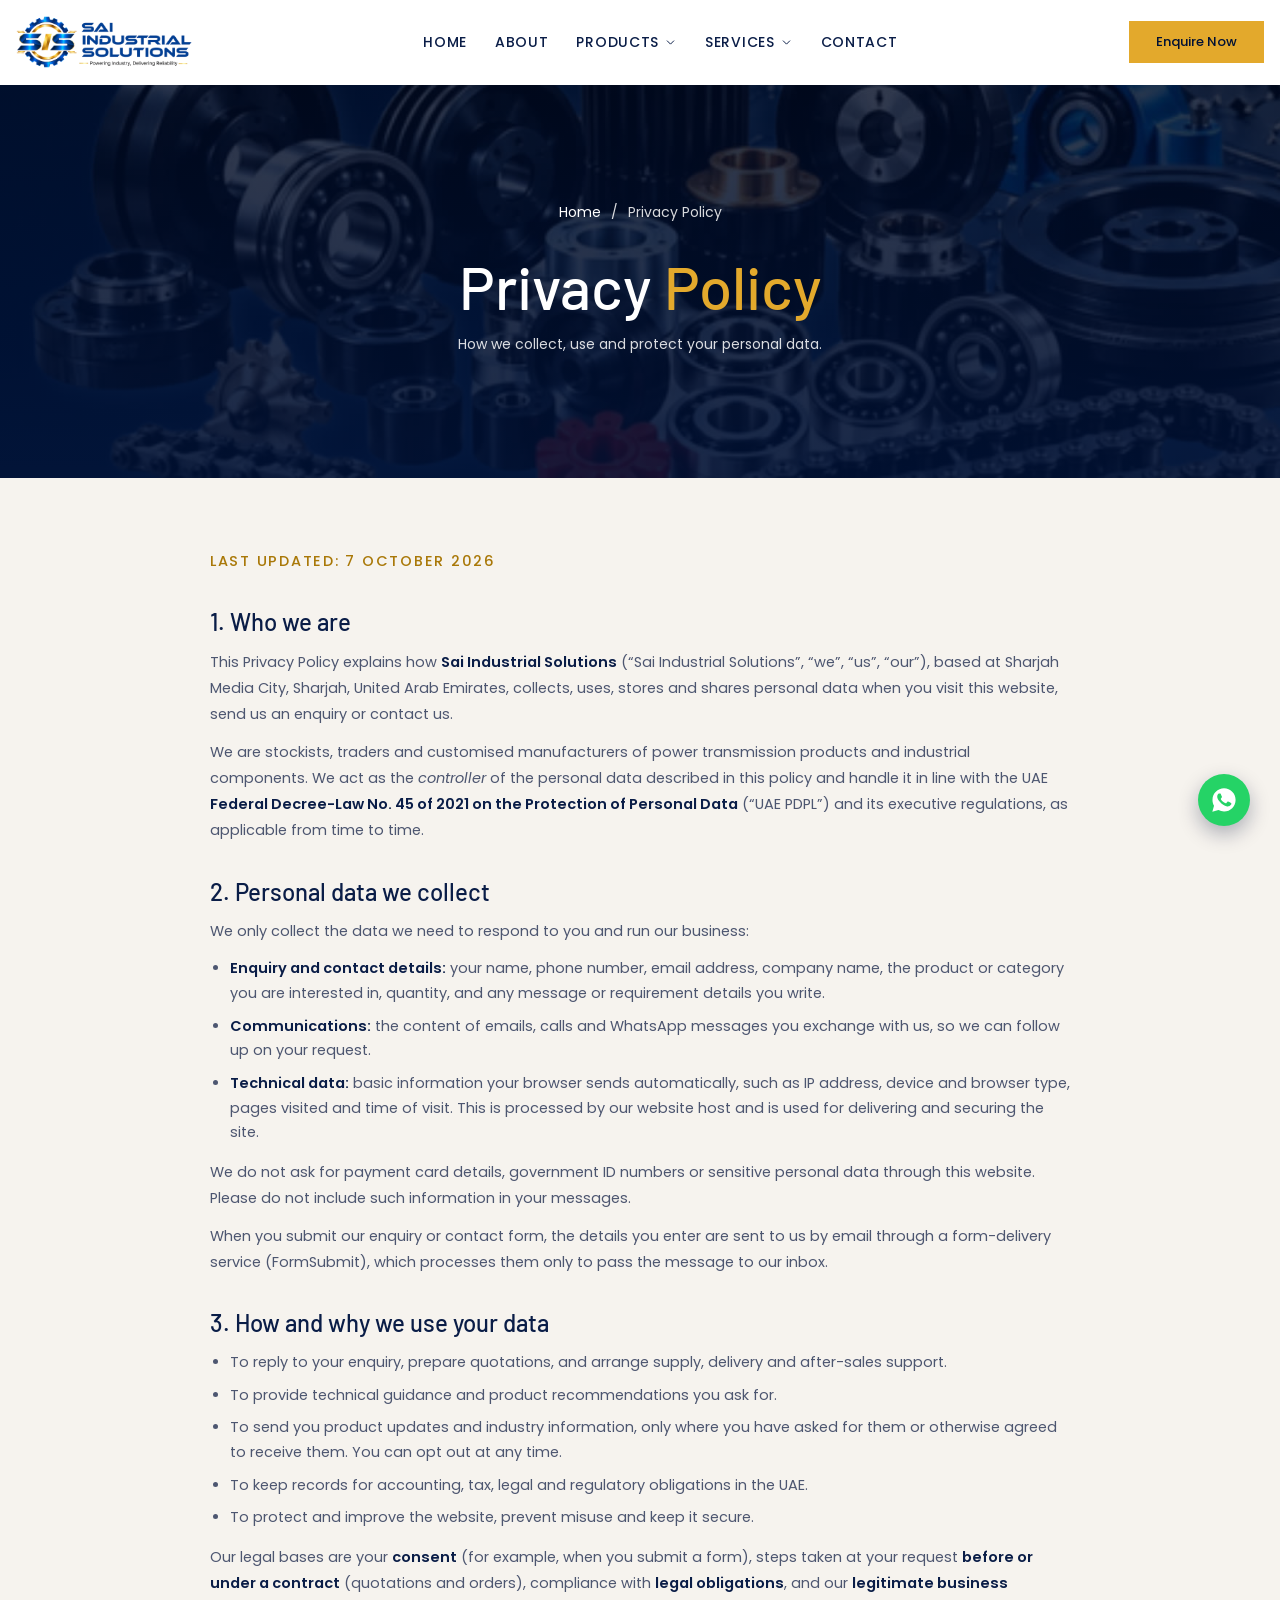
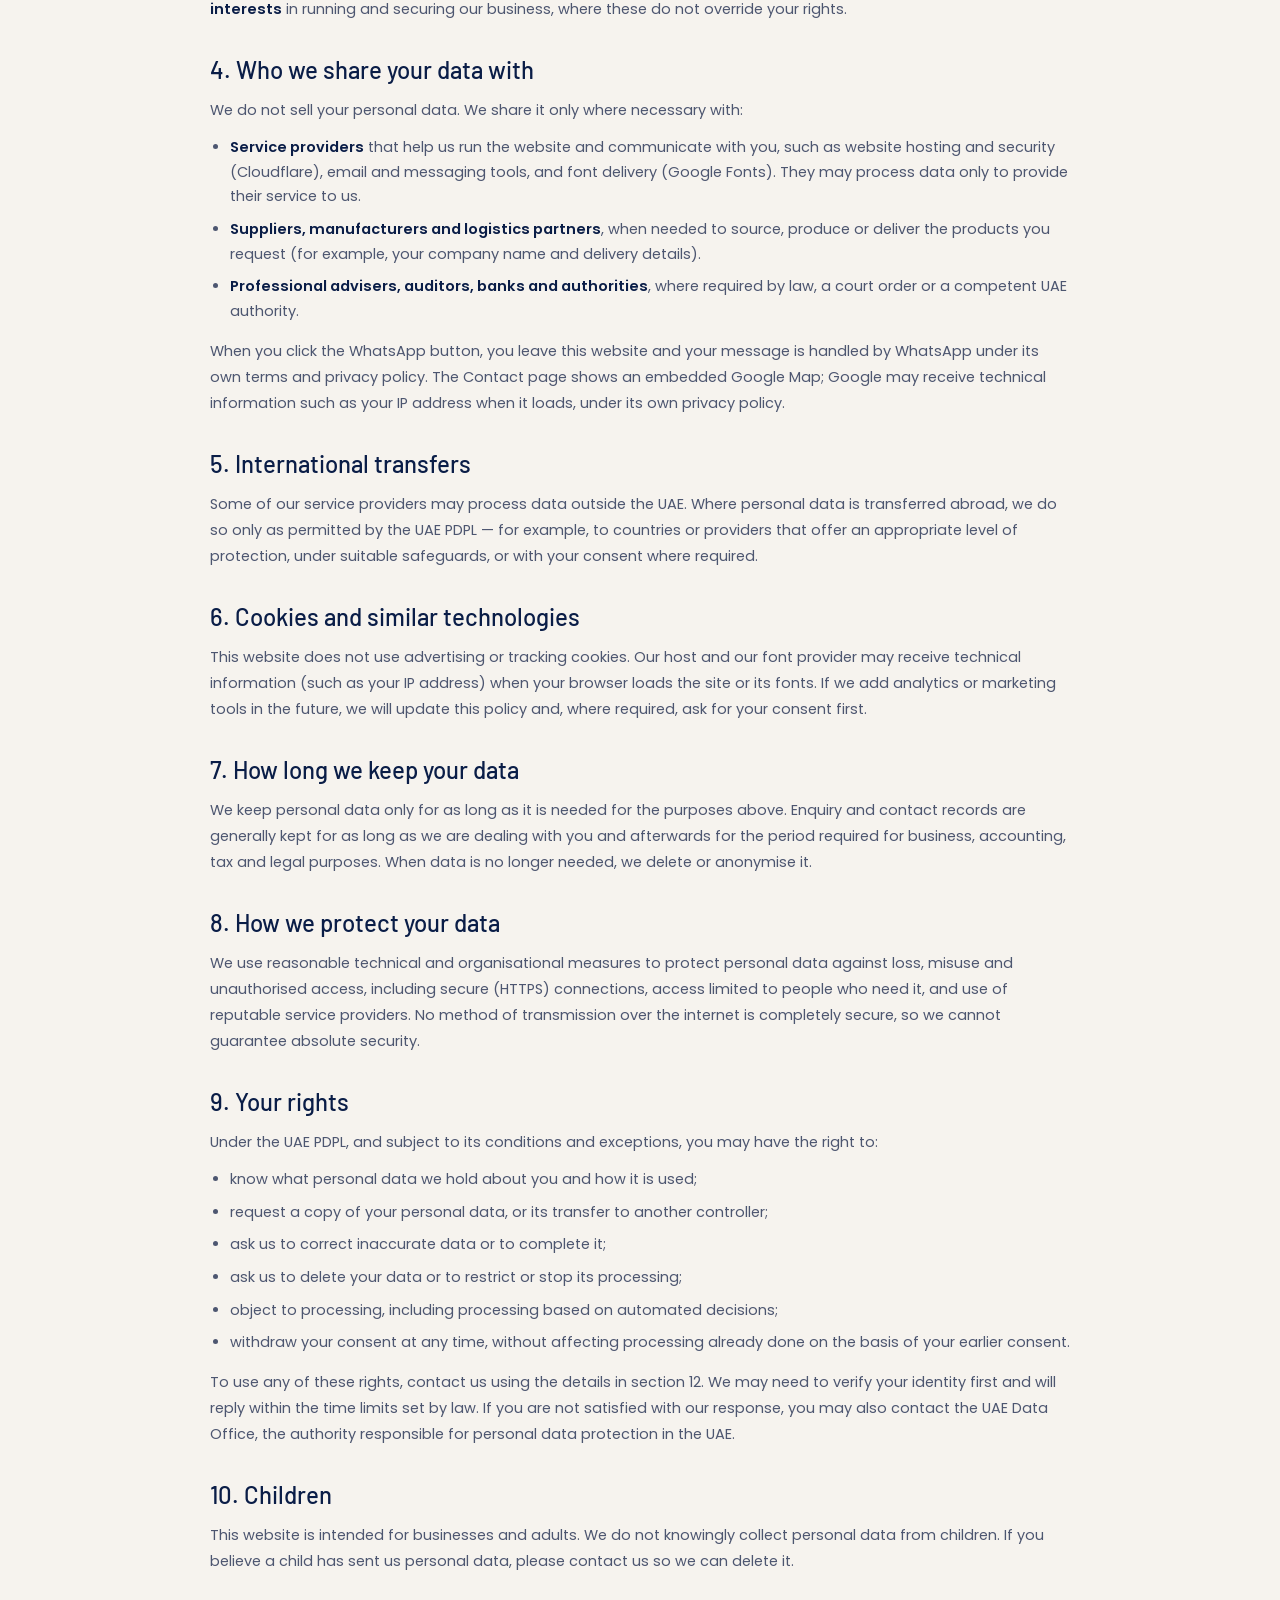
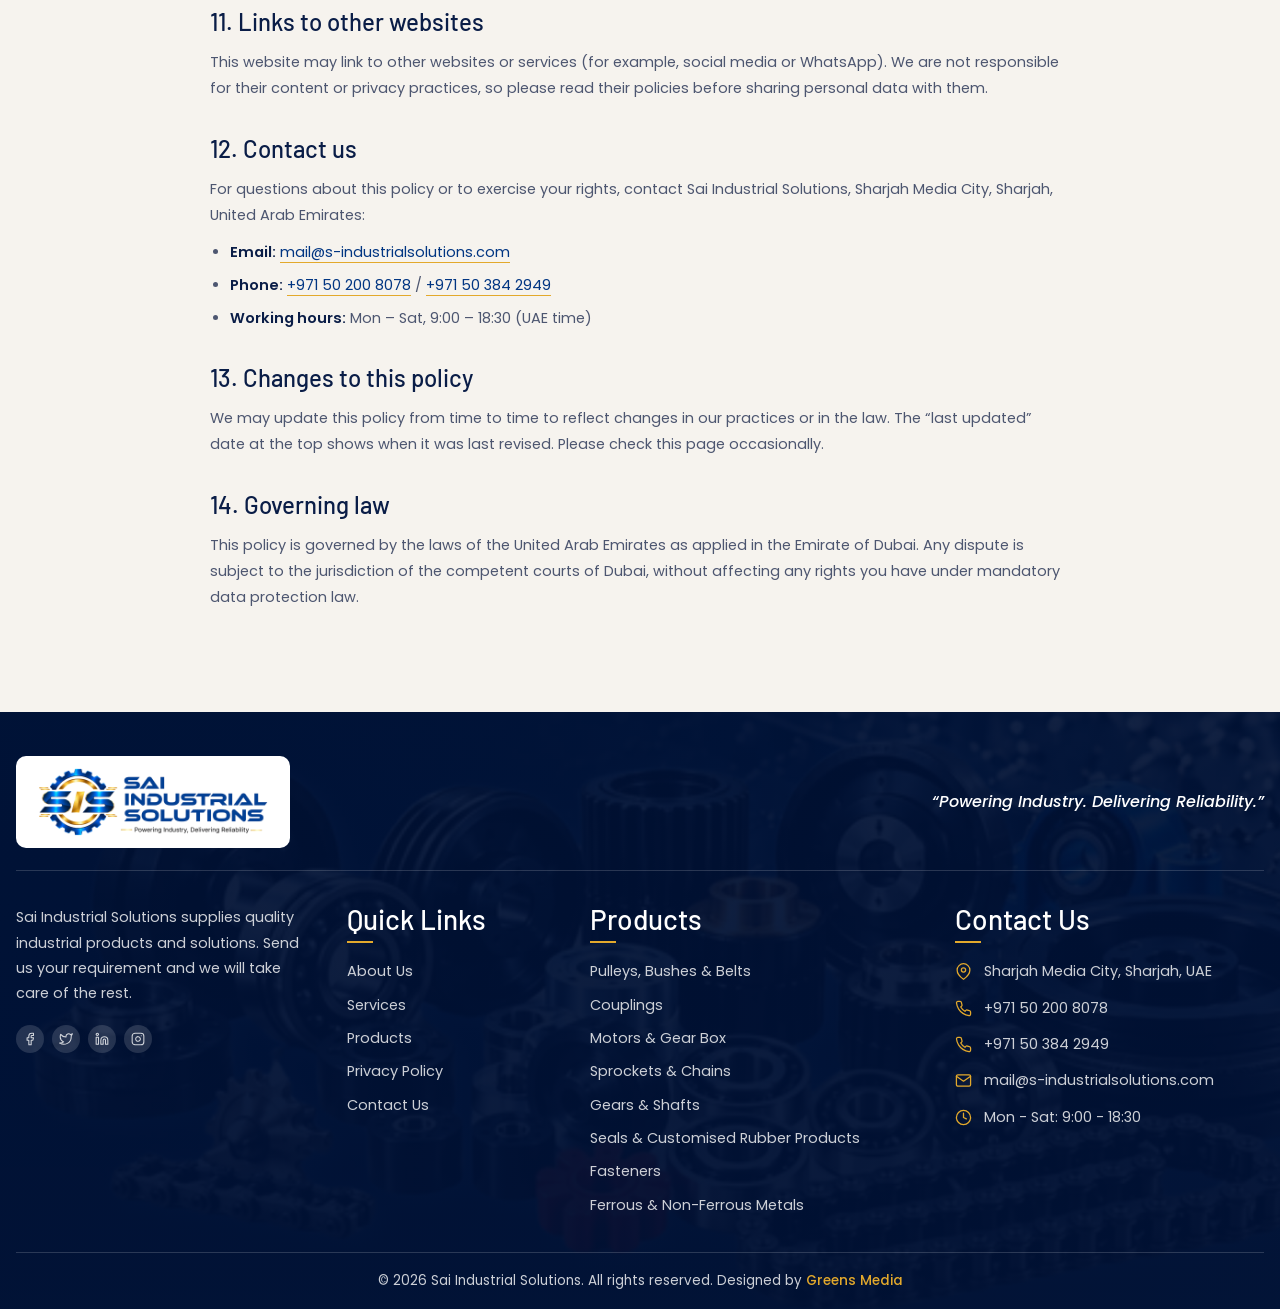
<file: privacy-policy.html>
<!DOCTYPE html>
<html lang="en">
<head>
  <meta charset="utf-8">
  <meta name="viewport" content="width=device-width, initial-scale=1">
  <title>Privacy Policy | Sai Industrial Solutions</title>
  <meta name="description" content="How Sai Industrial Solutions, Sharjah, UAE collects, uses and protects your personal data, and the rights you have under the UAE Personal Data Protection Law (Federal Decree-Law No. 45 of 2021).">
  <link rel="icon" type="image/png" href="assets/img/favicon.png">
  <link rel="preconnect" href="https://fonts.googleapis.com">
  <link rel="preconnect" href="https://fonts.gstatic.com" crossorigin>
  <link href="https://fonts.googleapis.com/css2?family=Barlow:wght@400;500;600;700&family=Poppins:wght@400;500;600&display=swap" rel="stylesheet">
  <link rel="stylesheet" href="assets/css/style.css">
  <script>document.documentElement.classList.add('js');</script>
</head>
<body>

<!-- ============ SVG ICON SPRITE ============ -->
<svg width="0" height="0" style="position:absolute" aria-hidden="true" focusable="false">
  <defs>
    <symbol id="i-phone" viewBox="0 0 24 24"><path d="M22 16.92v3a2 2 0 0 1-2.18 2 19.79 19.79 0 0 1-8.63-3.07 19.5 19.5 0 0 1-6-6 19.79 19.79 0 0 1-3.07-8.67A2 2 0 0 1 4.11 2h3a2 2 0 0 1 2 1.72 12.84 12.84 0 0 0 .7 2.81 2 2 0 0 1-.45 2.11L8.09 9.91a16 16 0 0 0 6 6l1.27-1.27a2 2 0 0 1 2.11-.45 12.84 12.84 0 0 0 2.81.7A2 2 0 0 1 22 16.92z"/></symbol>
    <symbol id="i-mail" viewBox="0 0 24 24"><path d="M4 4h16c1.1 0 2 .9 2 2v12c0 1.1-.9 2-2 2H4c-1.1 0-2-.9-2-2V6c0-1.1.9-2 2-2z"/><polyline points="22,6 12,13 2,6"/></symbol>
    <symbol id="i-clock" viewBox="0 0 24 24"><circle cx="12" cy="12" r="10"/><polyline points="12 6 12 12 16 14"/></symbol>
    <symbol id="i-pin" viewBox="0 0 24 24"><path d="M21 10c0 7-9 13-9 13s-9-6-9-13a9 9 0 0 1 18 0z"/><circle cx="12" cy="10" r="3"/></symbol>
    <symbol id="i-facebook" viewBox="0 0 24 24"><path d="M18 2h-3a5 5 0 0 0-5 5v3H7v4h3v8h4v-8h3l1-4h-4V7a1 1 0 0 1 1-1h3z"/></symbol>
    <symbol id="i-twitter" viewBox="0 0 24 24"><path d="M23 3a10.9 10.9 0 0 1-3.14 1.53 4.48 4.48 0 0 0-7.86 3v1A10.66 10.66 0 0 1 3 4s-4 9 5 13a11.64 11.64 0 0 1-7 2c9 5 20 0 20-11.5a4.5 4.5 0 0 0-.08-.83A7.72 7.72 0 0 0 23 3z"/></symbol>
    <symbol id="i-linkedin" viewBox="0 0 24 24"><path d="M16 8a6 6 0 0 1 6 6v7h-4v-7a2 2 0 0 0-2-2 2 2 0 0 0-2 2v7h-4v-7a6 6 0 0 1 6-6z"/><rect x="2" y="9" width="4" height="12"/><circle cx="4" cy="4" r="2"/></symbol>
    <symbol id="i-instagram" viewBox="0 0 24 24"><rect x="2" y="2" width="20" height="20" rx="5" ry="5"/><path d="M16 11.37A4 4 0 1 1 12.63 8 4 4 0 0 1 16 11.37z"/><line x1="17.5" y1="6.5" x2="17.51" y2="6.5"/></symbol>
    <symbol id="i-info" viewBox="0 0 24 24"><circle cx="12" cy="12" r="10"/><line x1="12" y1="16" x2="12" y2="12"/><line x1="12" y1="8" x2="12.01" y2="8"/></symbol>
    <symbol id="i-chevron" viewBox="0 0 24 24"><polyline points="6 9 12 15 18 9"/></symbol>
    <symbol id="i-close" viewBox="0 0 24 24"><line x1="18" y1="6" x2="6" y2="18"/><line x1="6" y1="6" x2="18" y2="18"/></symbol>
    <symbol id="i-menu" viewBox="0 0 24 24"><line x1="3" y1="12" x2="21" y2="12"/><line x1="3" y1="6" x2="21" y2="6"/><line x1="3" y1="18" x2="21" y2="18"/></symbol>
    <symbol id="i-chat" viewBox="0 0 24 24"><path d="M21 15a2 2 0 0 1-2 2H7l-4 4V5a2 2 0 0 1 2-2h14a2 2 0 0 1 2 2z"/></symbol>
    <symbol id="i-whatsapp" viewBox="0 0 24 24"><path d="M12.04 2C6.58 2 2.13 6.45 2.13 11.91c0 1.75.46 3.48 1.32 4.99L2 22l5.25-1.38a9.9 9.9 0 0 0 4.78 1.22h.01c5.46 0 9.91-4.45 9.91-9.91C21.95 6.45 17.5 2 12.04 2zm5.8 14.02c-.24.68-1.4 1.32-1.93 1.4-.5.08-1.14.11-1.84-.12-.42-.14-.97-.32-1.67-.63-2.94-1.27-4.86-4.22-5.01-4.42-.15-.2-1.2-1.6-1.2-3.05 0-1.45.76-2.16 1.03-2.46.27-.3.59-.37.79-.37.2 0 .4 0 .57.01.18.01.43-.07.67.51.25.6.85 2.06.92 2.21.07.15.12.33.02.53-.1.2-.15.32-.3.5-.15.18-.31.4-.44.54-.15.15-.3.31-.13.61.17.3.76 1.26 1.64 2.04 1.13 1 2.08 1.32 2.38 1.47.3.15.47.13.65-.08.18-.2.75-.87.95-1.17.2-.3.4-.25.68-.15.28.1 1.75.83 2.05.98.3.15.5.22.57.35.07.13.07.72-.17 1.4z"/></symbol>
    <symbol id="i-box" viewBox="0 0 24 24"><path d="M21 16V8a2 2 0 0 0-1-1.73l-7-4a2 2 0 0 0-2 0l-7 4A2 2 0 0 0 3 8v8a2 2 0 0 0 1 1.73l7 4a2 2 0 0 0 2 0l7-4A2 2 0 0 0 21 16z"/><polyline points="3.27 6.96 12 12.01 20.73 6.96"/><line x1="12" y1="22.08" x2="12" y2="12"/></symbol>
    <symbol id="i-wrench" viewBox="0 0 24 24"><path d="M14.7 6.3a1 1 0 0 0 0 1.4l1.6 1.6a1 1 0 0 0 1.4 0l3.77-3.77a6 6 0 0 1-7.94 7.94l-6.91 6.91a2.12 2.12 0 0 1-3-3l6.91-6.91a6 6 0 0 1 7.94-7.94l-3.76 3.76z"/></symbol>
    <symbol id="i-check" viewBox="0 0 24 24"><polyline points="20 6 9 17 4 12"/></symbol>
    <symbol id="i-arrow" viewBox="0 0 24 24"><line x1="5" y1="12" x2="19" y2="12"/><polyline points="12 5 19 12 12 19"/></symbol>
    <symbol id="i-arrow-up" viewBox="0 0 24 24"><line x1="12" y1="19" x2="12" y2="5"/><polyline points="5 12 12 5 19 12"/></symbol>
  </defs>
</svg>

<!-- ============ HEADER (top bar + main nav) ============ -->
<header class="site-header" id="siteHeader">
  <div class="navbar">
    <div class="container navbar__inner">
      <a href="index.html" class="brand" aria-label="Sai Industrial Solutions — Home">
        <span class="brand__logo-wrap"><img src="assets/img/logo.png" alt="Sai Industrial Solutions" class="brand__logo"></span>
      </a>

      <nav class="nav" id="mainNav" aria-label="Main">
        <ul class="nav__list">
          <li><a href="index.html">Home</a></li>
          <li><a href="about.html">About</a></li>
          <li class="has-sub">
            <a href="products.html" aria-haspopup="true">Products <svg class="icon icon--sm"><use href="#i-chevron"/></svg></a>
            <ul class="sub">
              <li><a href="products.html#pulleys-belts">Pulleys, Bushes &amp; Belts</a></li>
              <li><a href="products.html#couplings">Couplings</a></li>
              <li><a href="products.html#motors-gearbox">Motors &amp; Gear Box</a></li>
              <li><a href="products.html#sprockets-chains">Sprockets &amp; Chains</a></li>
              <li><a href="products.html#gears-shafts">Gears &amp; Shafts</a></li>
              <li><a href="products.html#seals-rubber">Seals &amp; Customised Rubber Products</a></li>
              <li><a href="products.html#fasteners">Fasteners</a></li>
              <li><a href="products.html#metals">Ferrous &amp; Non-Ferrous Metals</a></li>
            </ul>
          </li>
          <li class="has-sub">
            <a href="services.html" aria-haspopup="true">Services <svg class="icon icon--sm"><use href="#i-chevron"/></svg></a>
            <ul class="sub">
              <li><a href="services.html#custom-sourcing">Custom Sourcing</a></li>
              <li><a href="services.html#industrial-supply">Industrial Supply</a></li>
              <li><a href="services.html#technical-support">Technical Support</a></li>
            </ul>
          </li>
          <li><a href="contact.html">Contact</a></li>
          <li class="nav__cta"><button class="btn btn--gold btn--block" type="button" data-enquire>Enquire Now</button></li>
        </ul>
      </nav>

      <div class="navbar__actions">
        <button class="btn btn--gold navbar__cta" type="button" data-enquire>Enquire Now</button>
        <button class="icon-btn nav-toggle" type="button" id="navToggle" aria-label="Toggle menu" aria-expanded="false" aria-controls="mainNav"><svg class="icon"><use href="#i-menu"/></svg></button>
      </div>
    </div>
  </div>
</header>


<main>

<!-- ============ PAGE BANNER ============ -->
<section class="pbanner">
  <div class="bg-slider" aria-hidden="true">
    <div class="bg-slider__slide is-active" style="background-image:url('assets/img/placeholders/hero-products.jpg')"></div>
    <div class="bg-slider__slide" style="background-image:url('assets/img/placeholders/banner-couplings.jpg')"></div>
    <div class="bg-slider__slide" style="background-image:url('assets/img/placeholders/banner-pulleys.jpg')"></div>
  </div>
  <div class="container pbanner__inner">
    <p class="crumb"><a href="index.html">Home</a> <span>/</span> <span>Privacy Policy</span></p>
    <h1>Privacy <span>Policy</span></h1>
    <p>How we collect, use and protect your personal data.</p>
  </div>
</section>

<!-- ============ POLICY ============ -->
<section class="section policy">
  <div class="container policy__inner">
    <p class="policy__meta">Last updated: 7 October 2026</p>
    <h2>1. Who we are</h2>
    <p>This Privacy Policy explains how <strong>Sai Industrial Solutions</strong> (&ldquo;Sai Industrial Solutions&rdquo;, &ldquo;we&rdquo;, &ldquo;us&rdquo;, &ldquo;our&rdquo;), based at Sharjah Media City, Sharjah, United Arab Emirates, collects, uses, stores and shares personal data when you visit this website, send us an enquiry or contact us.</p>
    <p>We are stockists, traders and customised manufacturers of power transmission products and industrial components. We act as the <em>controller</em> of the personal data described in this policy and handle it in line with the UAE <strong>Federal Decree-Law No. 45 of 2021 on the Protection of Personal Data</strong> (&ldquo;UAE PDPL&rdquo;) and its executive regulations, as applicable from time to time.</p>
    <h2>2. Personal data we collect</h2>
    <p>We only collect the data we need to respond to you and run our business:</p>
    <ul>
    <li><strong>Enquiry and contact details:</strong> your name, phone number, email address, company name, the product or category you are interested in, quantity, and any message or requirement details you write.</li>
        <li><strong>Communications:</strong> the content of emails, calls and WhatsApp messages you exchange with us, so we can follow up on your request.</li>
    <li><strong>Technical data:</strong> basic information your browser sends automatically, such as IP address, device and browser type, pages visited and time of visit. This is processed by our website host and is used for delivering and securing the site.</li>
    </ul>
    <p>We do not ask for payment card details, government ID numbers or sensitive personal data through this website. Please do not include such information in your messages.</p>
    <p>When you submit our enquiry or contact form, the details you enter are sent to us by email through a form-delivery service (FormSubmit), which processes them only to pass the message to our inbox.</p>
    <h2>3. How and why we use your data</h2>
    <ul>
    <li>To reply to your enquiry, prepare quotations, and arrange supply, delivery and after-sales support.</li>
    <li>To provide technical guidance and product recommendations you ask for.</li>
    <li>To send you product updates and industry information, only where you have asked for them or otherwise agreed to receive them. You can opt out at any time.</li>
    <li>To keep records for accounting, tax, legal and regulatory obligations in the UAE.</li>
    <li>To protect and improve the website, prevent misuse and keep it secure.</li>
    </ul>
    <p>Our legal bases are your <strong>consent</strong> (for example, when you submit a form), steps taken at your request <strong>before or under a contract</strong> (quotations and orders), compliance with <strong>legal obligations</strong>, and our <strong>legitimate business interests</strong> in running and securing our business, where these do not override your rights.</p>
    <h2>4. Who we share your data with</h2>
    <p>We do not sell your personal data. We share it only where necessary with:</p>
    <ul>
    <li><strong>Service providers</strong> that help us run the website and communicate with you, such as website hosting and security (Cloudflare), email and messaging tools, and font delivery (Google Fonts). They may process data only to provide their service to us.</li>
    <li><strong>Suppliers, manufacturers and logistics partners</strong>, when needed to source, produce or deliver the products you request (for example, your company name and delivery details).</li>
    <li><strong>Professional advisers, auditors, banks and authorities</strong>, where required by law, a court order or a competent UAE authority.</li>
    </ul>
    <p>When you click the WhatsApp button, you leave this website and your message is handled by WhatsApp under its own terms and privacy policy. The Contact page shows an embedded Google Map; Google may receive technical information such as your IP address when it loads, under its own privacy policy.</p>
    <h2>5. International transfers</h2>
    <p>Some of our service providers may process data outside the UAE. Where personal data is transferred abroad, we do so only as permitted by the UAE PDPL &mdash; for example, to countries or providers that offer an appropriate level of protection, under suitable safeguards, or with your consent where required.</p>
    <h2>6. Cookies and similar technologies</h2>
    <p>This website does not use advertising or tracking cookies. Our host and our font provider may receive technical information (such as your IP address) when your browser loads the site or its fonts. If we add analytics or marketing tools in the future, we will update this policy and, where required, ask for your consent first.</p>
    <h2>7. How long we keep your data</h2>
    <p>We keep personal data only for as long as it is needed for the purposes above. Enquiry and contact records are generally kept for as long as we are dealing with you and afterwards for the period required for business, accounting, tax and legal purposes. When data is no longer needed, we delete or anonymise it.</p>
    <h2>8. How we protect your data</h2>
    <p>We use reasonable technical and organisational measures to protect personal data against loss, misuse and unauthorised access, including secure (HTTPS) connections, access limited to people who need it, and use of reputable service providers. No method of transmission over the internet is completely secure, so we cannot guarantee absolute security.</p>
    <h2>9. Your rights</h2>
    <p>Under the UAE PDPL, and subject to its conditions and exceptions, you may have the right to:</p>
    <ul>
    <li>know what personal data we hold about you and how it is used;</li>
    <li>request a copy of your personal data, or its transfer to another controller;</li>
    <li>ask us to correct inaccurate data or to complete it;</li>
    <li>ask us to delete your data or to restrict or stop its processing;</li>
    <li>object to processing, including processing based on automated decisions;</li>
    <li>withdraw your consent at any time, without affecting processing already done on the basis of your earlier consent.</li>
    </ul>
    <p>To use any of these rights, contact us using the details in section 12. We may need to verify your identity first and will reply within the time limits set by law. If you are not satisfied with our response, you may also contact the UAE Data Office, the authority responsible for personal data protection in the UAE.</p>
    <h2>10. Children</h2>
    <p>This website is intended for businesses and adults. We do not knowingly collect personal data from children. If you believe a child has sent us personal data, please contact us so we can delete it.</p>
    <h2>11. Links to other websites</h2>
    <p>This website may link to other websites or services (for example, social media or WhatsApp). We are not responsible for their content or privacy practices, so please read their policies before sharing personal data with them.</p>
    <h2>12. Contact us</h2>
    <p>For questions about this policy or to exercise your rights, contact Sai Industrial Solutions, Sharjah Media City, Sharjah, United Arab Emirates:</p>
    <ul class="policy__contact">
    <li><strong>Email:</strong> <a href="mailto:mail@s-industrialsolutions.com">mail@s-industrialsolutions.com</a></li>
    <li><strong>Phone:</strong> <a href="tel:+971502008078">+971 50 200 8078</a> / <a href="tel:+971503842949">+971 50 384 2949</a></li>
    <li><strong>Working hours:</strong> Mon &ndash; Sat, 9:00 &ndash; 18:30 (UAE time)</li>
    </ul>
    <h2>13. Changes to this policy</h2>
    <p>We may update this policy from time to time to reflect changes in our practices or in the law. The &ldquo;last updated&rdquo; date at the top shows when it was last revised. Please check this page occasionally.</p>
    <h2>14. Governing law</h2>
    <p>This policy is governed by the laws of the United Arab Emirates as applied in the Emirate of Dubai. Any dispute is subject to the jurisdiction of the competent courts of Dubai, without affecting any rights you have under mandatory data protection law.</p>
  </div>
</section>

</main>

<button class="back-top" id="backTop" type="button" aria-label="Back to top" hidden><svg class="icon"><use href="#i-arrow-up"/></svg></button>

<!-- ============ FOOTER ============ -->
<footer class="footer">
  <div class="container">
    <div class="footer__top">
      <a href="index.html" class="brand" aria-label="Sai Industrial Solutions — Home">
        <span class="brand__logo-wrap brand__logo-wrap--lg"><img src="assets/img/logo.png" alt="Sai Industrial Solutions" class="brand__logo brand__logo--lg"></span>
      </a>
      <p class="footer__quote">&ldquo;Powering Industry. Delivering Reliability.&rdquo;</p>
    </div>
    <div class="footer__grid">
      <div class="footer__about">
        <p>Sai Industrial Solutions supplies quality industrial products and solutions. Send us your requirement and we will take care of the rest.</p>
        <ul class="social">
          <li><a href="#" aria-label="Facebook"><svg class="icon"><use href="#i-facebook"/></svg></a></li>
          <li><a href="#" aria-label="X / Twitter"><svg class="icon"><use href="#i-twitter"/></svg></a></li>
          <li><a href="#" aria-label="LinkedIn"><svg class="icon"><use href="#i-linkedin"/></svg></a></li>
          <li><a href="#" aria-label="Instagram"><svg class="icon"><use href="#i-instagram"/></svg></a></li>
        </ul>
      </div>
      <div>
        <h4 class="footer__title">Quick Links</h4>
        <ul class="footer__links">
          <li><a href="about.html">About Us</a></li>
          <li><a href="services.html">Services</a></li>
          <li><a href="products.html">Products</a></li>
          <li><a href="privacy-policy.html">Privacy Policy</a></li>
          <li><a href="contact.html">Contact Us</a></li>
        </ul>
      </div>
      <div>
        <h4 class="footer__title">Products</h4>
        <ul class="footer__links">
          <li><a href="products.html#pulleys-belts">Pulleys, Bushes &amp; Belts</a></li>
          <li><a href="products.html#couplings">Couplings</a></li>
          <li><a href="products.html#motors-gearbox">Motors &amp; Gear Box</a></li>
          <li><a href="products.html#sprockets-chains">Sprockets &amp; Chains</a></li>
          <li><a href="products.html#gears-shafts">Gears &amp; Shafts</a></li>
          <li><a href="products.html#seals-rubber">Seals &amp; Customised Rubber Products</a></li>
          <li><a href="products.html#fasteners">Fasteners</a></li>
          <li><a href="products.html#metals">Ferrous &amp; Non-Ferrous Metals</a></li>
        </ul>
      </div>
      <div>
        <h4 class="footer__title">Contact Us</h4>
        <ul class="footer__contact">
          <li><svg class="icon"><use href="#i-pin"/></svg><span>Sharjah Media City, Sharjah, UAE</span></li>
          <li><svg class="icon"><use href="#i-phone"/></svg><a href="tel:+971502008078">+971 50 200 8078</a></li>
          <li><svg class="icon"><use href="#i-phone"/></svg><a href="tel:+971503842949">+971 50 384 2949</a></li>
          <li><svg class="icon"><use href="#i-mail"/></svg><a href="mailto:mail@s-industrialsolutions.com">mail@s-industrialsolutions.com</a></li>
          <li><svg class="icon"><use href="#i-clock"/></svg><span>Mon - Sat: 9:00 - 18:30</span></li>
        </ul>
      </div>
    </div>
    <div class="footer__bottom">
      <p>&copy; <span id="year">2026</span> Sai Industrial Solutions. All rights reserved. Designed by <a href="https://greensmedia.co.in/" target="_blank" rel="noopener">Greens Media</a></p>
    </div>
  </div>
</footer>

<!-- ============ ENQUIRY MODAL ============ -->
<div class="modal" id="enquiryModal" role="dialog" aria-modal="true" aria-labelledby="enquiryTitle" hidden>
  <div class="modal__box">
    <button class="icon-btn modal__close" type="button" data-close aria-label="Close"><svg class="icon"><use href="#i-close"/></svg></button>
    <h3 id="enquiryTitle">Product <span>Enquiry</span></h3>
    <p class="modal__lead">Tell us what you need and we will get back to you with a quote.</p>
    <form id="enquiryForm" novalidate>
      <div class="field-row">
        <div class="field"><label for="eqName">Your name *</label><input id="eqName" name="name" type="text" autocomplete="name" required></div>
        <div class="field"><label for="eqPhone">Phone *</label><input id="eqPhone" name="phone" type="tel" autocomplete="tel" required></div>
      </div>
      <div class="field-row">
        <div class="field"><label for="eqEmail">Email</label><input id="eqEmail" name="email" type="email" autocomplete="email"></div>
        <div class="field"><label for="eqCompany">Company</label><input id="eqCompany" name="company" type="text" autocomplete="organization"></div>
      </div>
      <div class="field-row">
        <div class="field">
          <label for="eqProduct">Product / category</label>
          <select id="eqProduct" name="product">
            <option value="">Select a category</option>
            <option>Pulleys, Bushes &amp; Belts</option>
            <option>Couplings</option>
            <option>Motors &amp; Gear Box</option>
            <option>Sprockets &amp; Chains</option>
            <option>Gears &amp; Shafts</option>
            <option>Seals &amp; Customised Rubber Products</option>
            <option>Fasteners</option>
            <option>Ferrous &amp; Non-Ferrous Metals</option>
            <option>Other / Not listed</option>
          </select>
        </div>
        <div class="field"><label for="eqQty">Quantity</label><input id="eqQty" name="quantity" type="text" placeholder="e.g. 50 pcs"></div>
      </div>
      <div class="field"><label for="eqMsg">Requirement details</label><textarea id="eqMsg" name="message" rows="3" placeholder="Size, specification, brand, delivery location…"></textarea></div>
      <input type="hidden" id="eqProductName" name="productName">
      <button class="btn btn--gold btn--block" type="submit">Send Enquiry</button>
      <p class="form-consent">By submitting, you agree to our <a href="privacy-policy.html">Privacy Policy</a>.</p>
      <p class="form-note" id="eqNote" role="status" hidden></p>
    </form>
  </div>
</div>

<a class="whatsapp-float" href="https://wa.me/971508964745?text=Hi%2C%20I%20would%20like%20to%20know%20more%20about%20your%20products." target="_blank" rel="noopener" aria-label="Chat with us on WhatsApp"><svg><use href="#i-whatsapp"/></svg></a>

<script src="assets/js/main.js" defer></script>
</body>
</html>
</file>
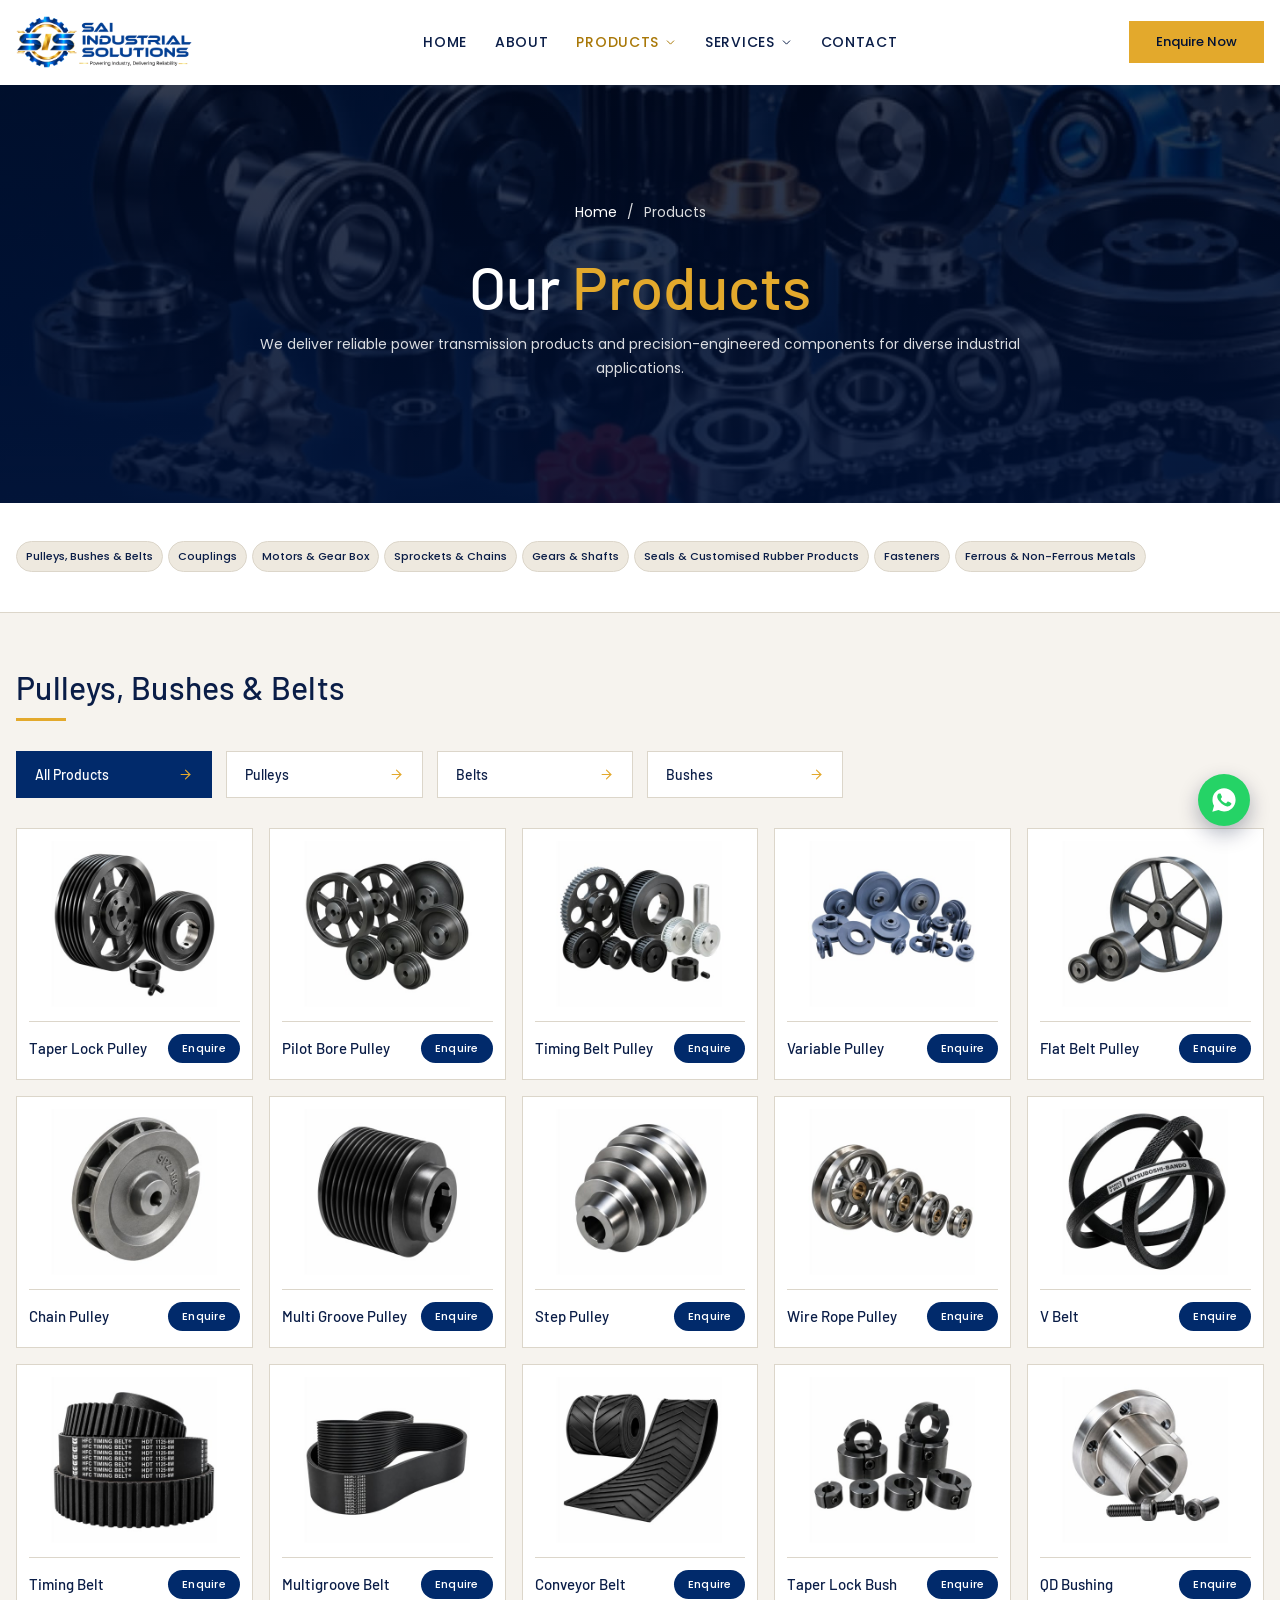
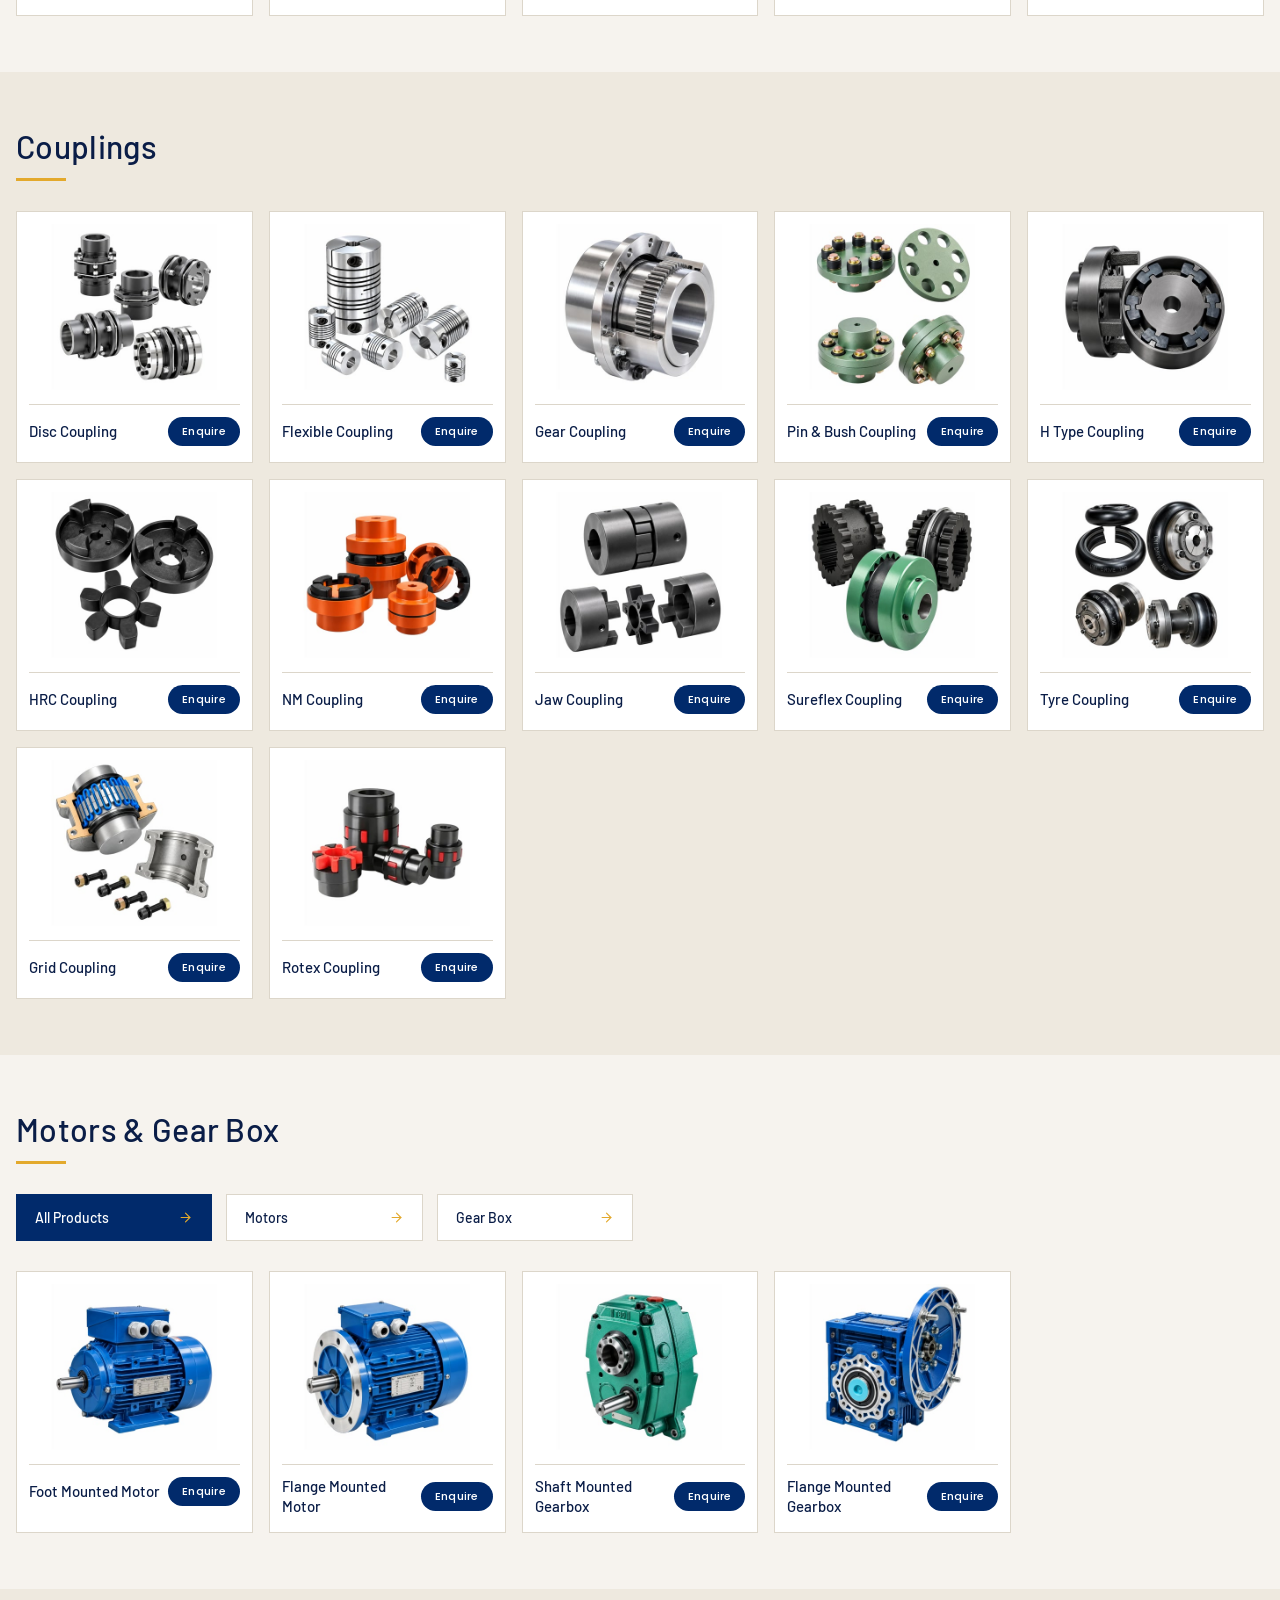
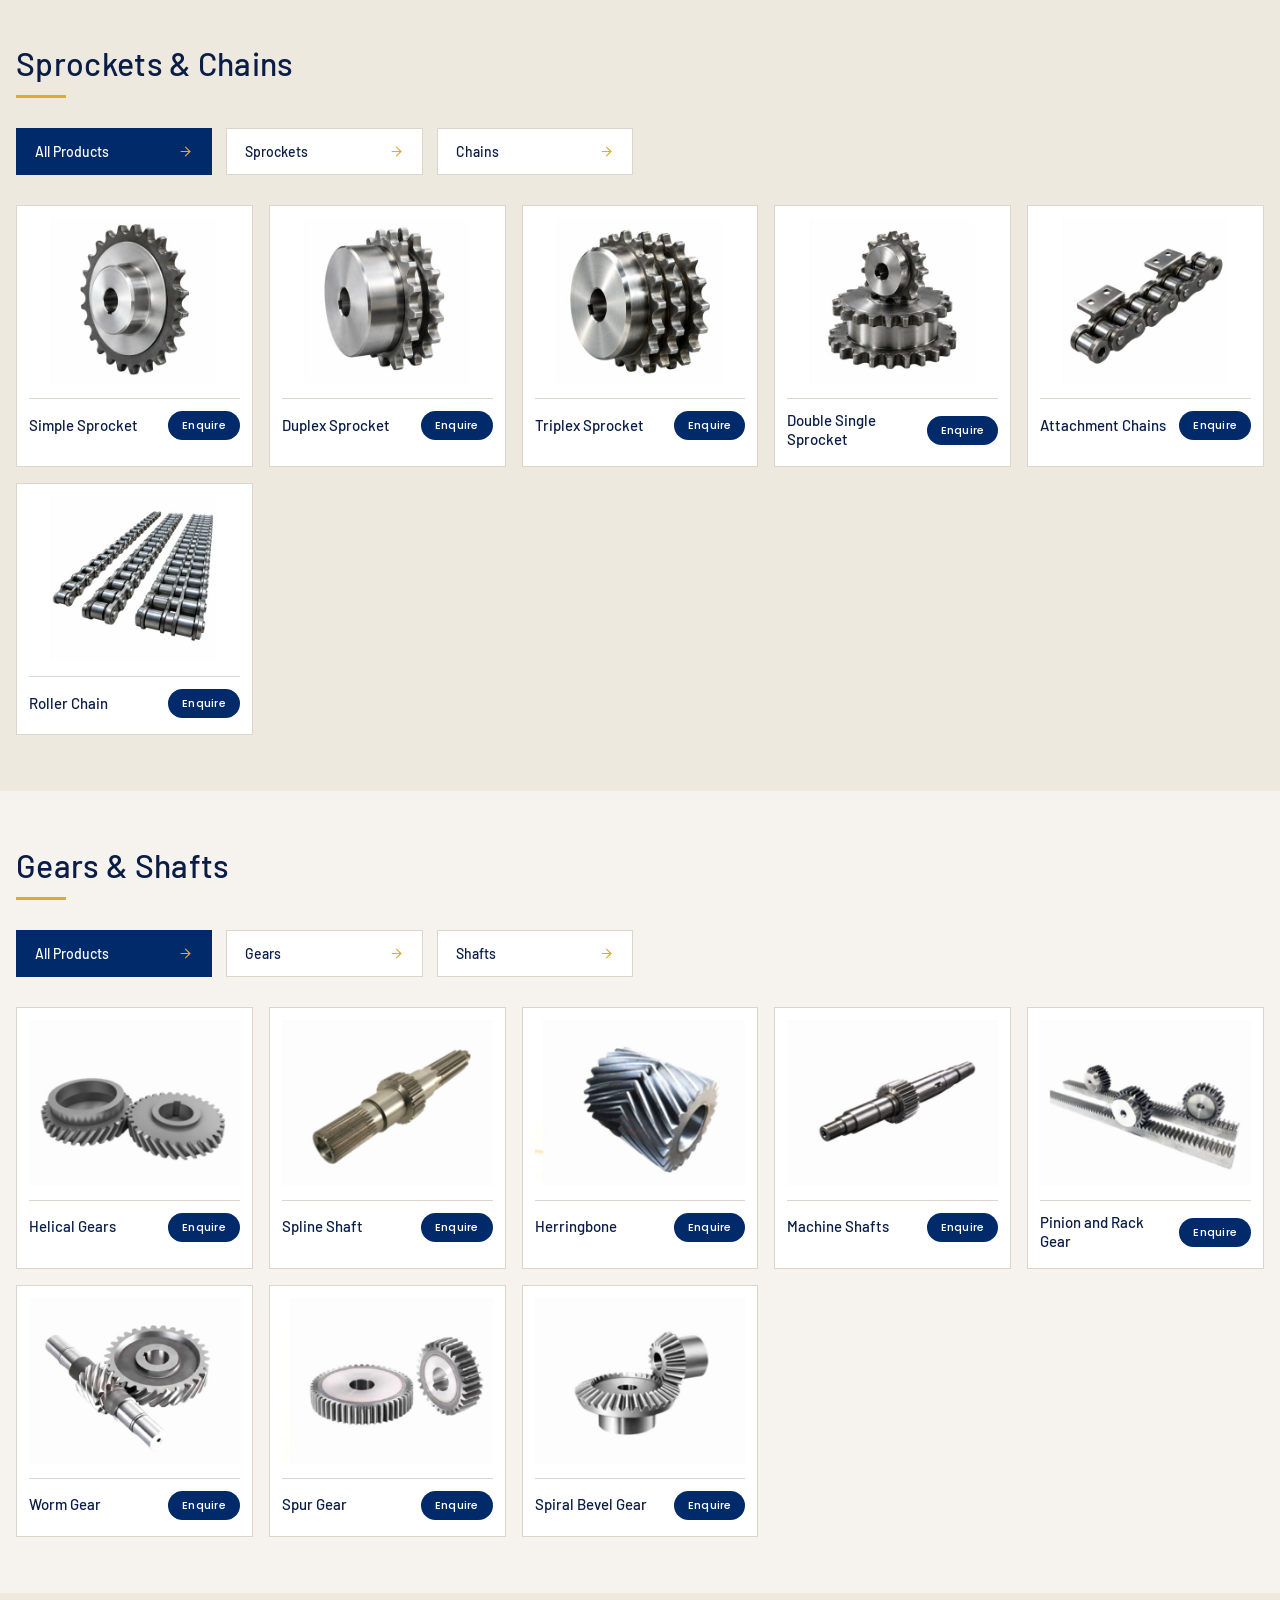
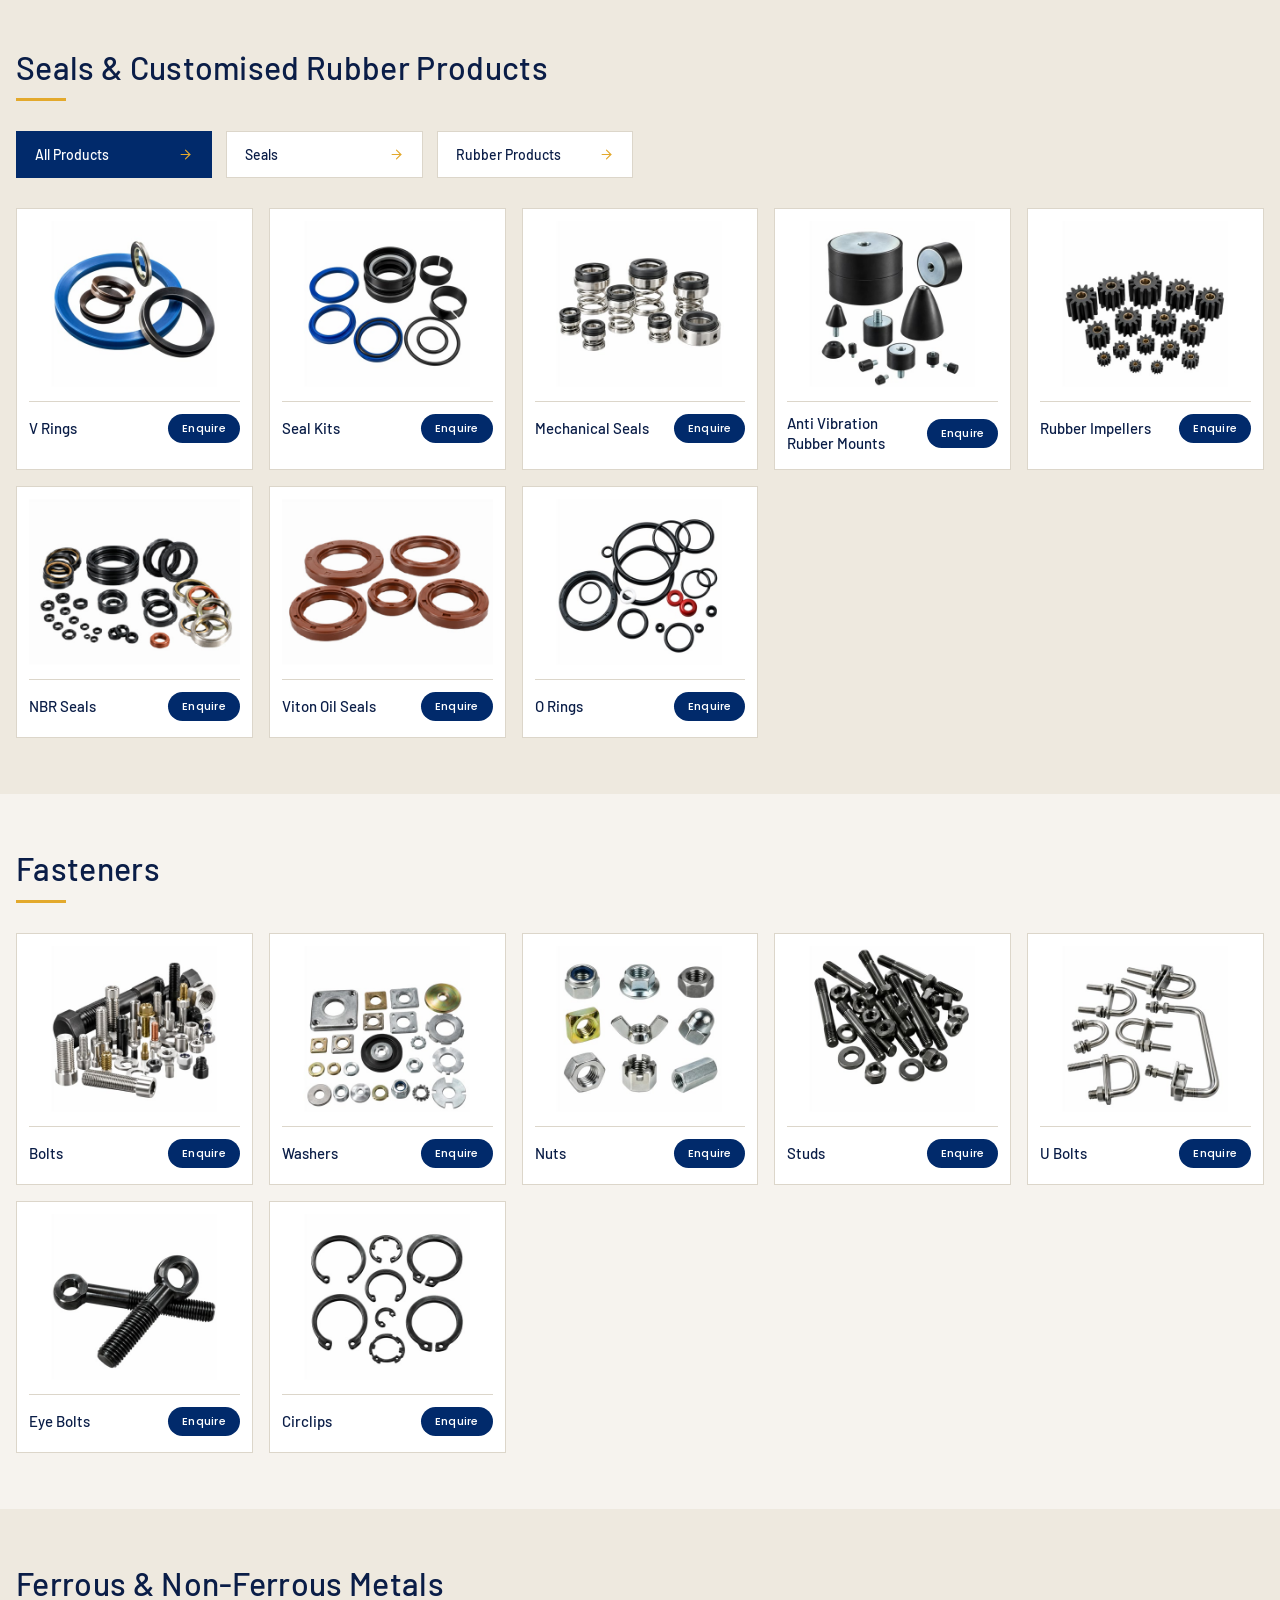
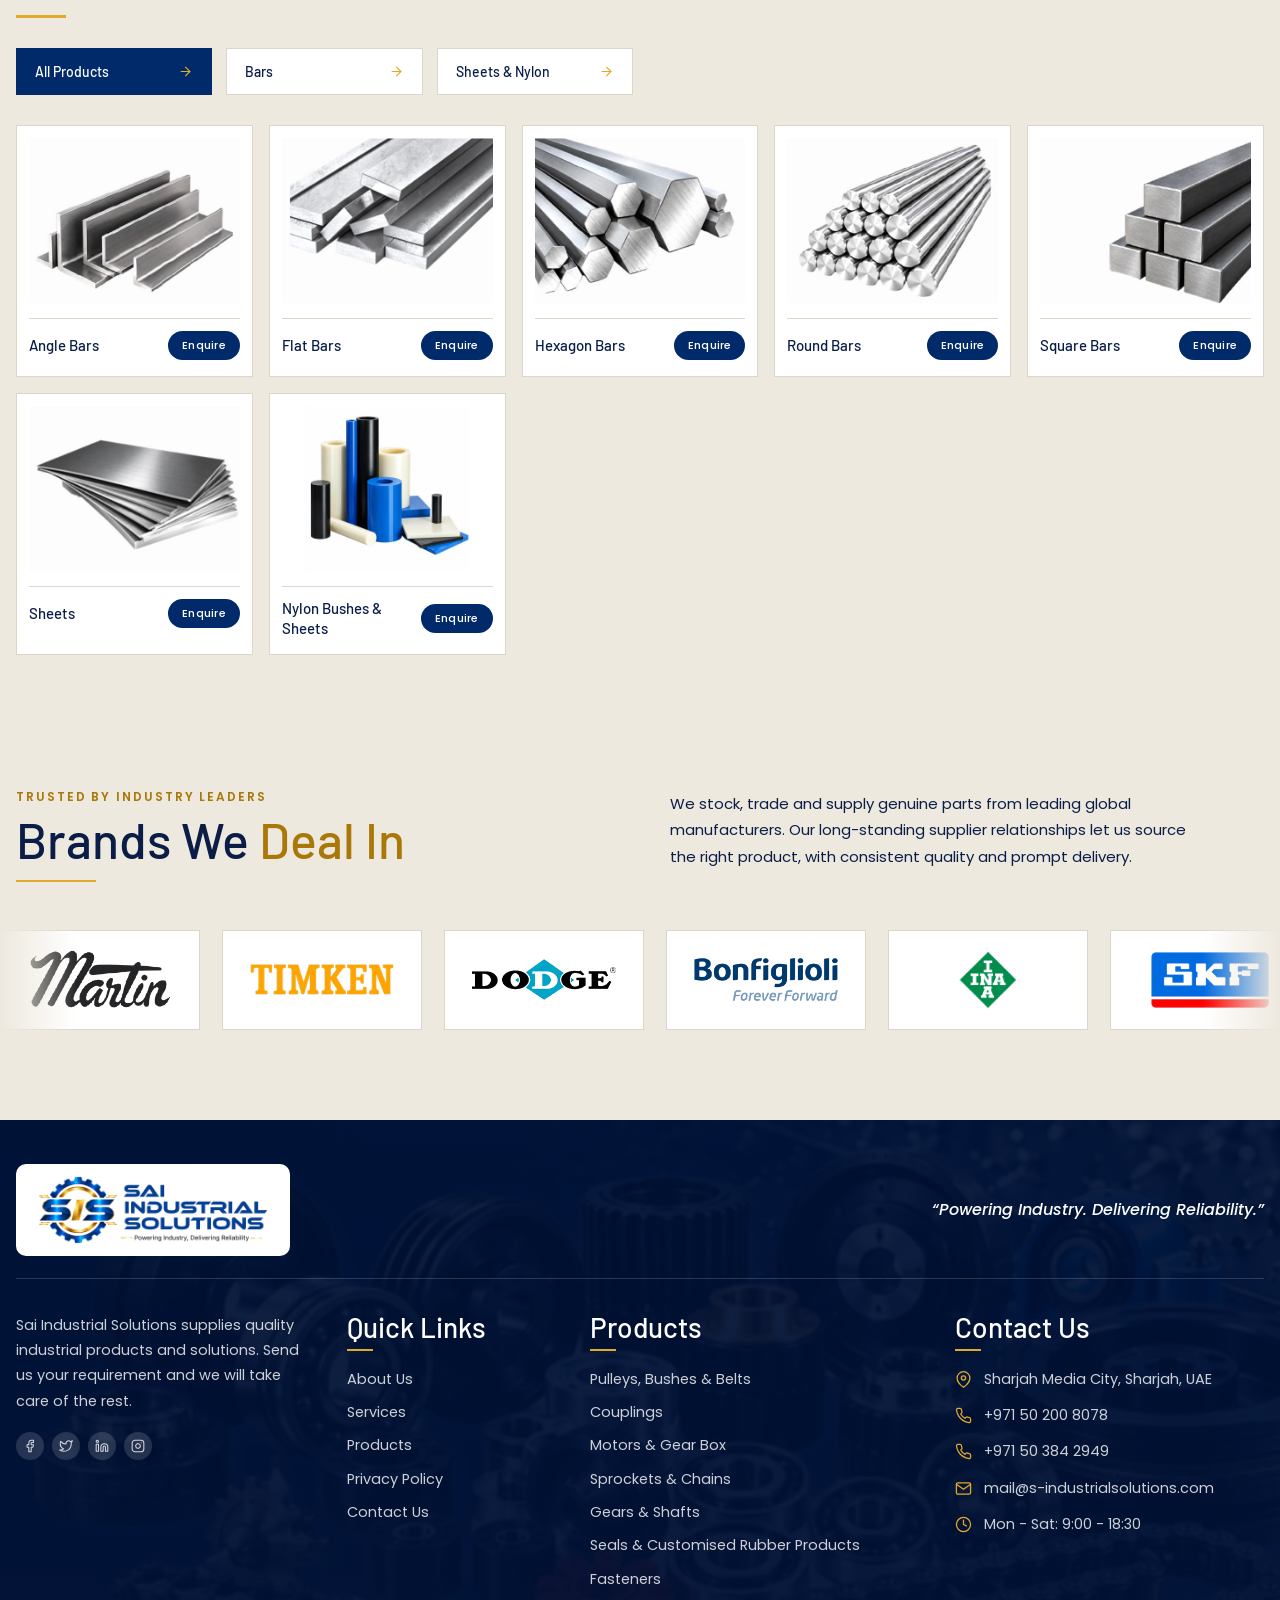
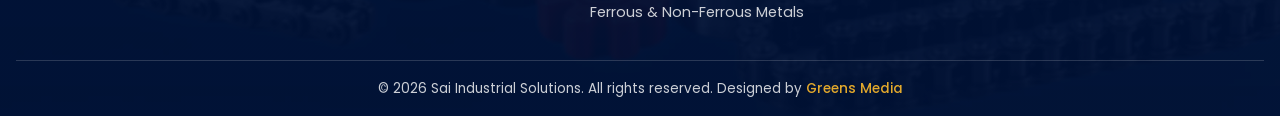
<file: products.html>
<!DOCTYPE html>
<html lang="en">
<head>
  <meta charset="utf-8">
  <meta name="viewport" content="width=device-width, initial-scale=1">
  <title>Products | Sai Industrial Solutions</title>
  <meta name="description" content="Browse Sai Industrial Solutions' full product range — pulleys, belts &amp; bushes, couplings, motors &amp; gear boxes, sprockets &amp; chains, gears &amp; shafts, seals &amp; customised rubber products, fasteners, and ferrous &amp; non-ferrous metals. Send an enquiry for any product.">
  <link rel="icon" type="image/png" href="assets/img/favicon.png">
  <link rel="preconnect" href="https://fonts.googleapis.com">
  <link rel="preconnect" href="https://fonts.gstatic.com" crossorigin>
  <link href="https://fonts.googleapis.com/css2?family=Barlow:wght@400;500;600;700&family=Poppins:wght@400;500;600&display=swap" rel="stylesheet">
  <link rel="stylesheet" href="assets/css/style.css">
  <script>document.documentElement.classList.add('js');</script>
</head>
<body>

<!-- ============ SVG ICON SPRITE ============ -->
<svg width="0" height="0" style="position:absolute" aria-hidden="true" focusable="false">
  <defs>
    <symbol id="i-phone" viewBox="0 0 24 24"><path d="M22 16.92v3a2 2 0 0 1-2.18 2 19.79 19.79 0 0 1-8.63-3.07 19.5 19.5 0 0 1-6-6 19.79 19.79 0 0 1-3.07-8.67A2 2 0 0 1 4.11 2h3a2 2 0 0 1 2 1.72 12.84 12.84 0 0 0 .7 2.81 2 2 0 0 1-.45 2.11L8.09 9.91a16 16 0 0 0 6 6l1.27-1.27a2 2 0 0 1 2.11-.45 12.84 12.84 0 0 0 2.81.7A2 2 0 0 1 22 16.92z"/></symbol>
    <symbol id="i-mail" viewBox="0 0 24 24"><path d="M4 4h16c1.1 0 2 .9 2 2v12c0 1.1-.9 2-2 2H4c-1.1 0-2-.9-2-2V6c0-1.1.9-2 2-2z"/><polyline points="22,6 12,13 2,6"/></symbol>
    <symbol id="i-clock" viewBox="0 0 24 24"><circle cx="12" cy="12" r="10"/><polyline points="12 6 12 12 16 14"/></symbol>
    <symbol id="i-pin" viewBox="0 0 24 24"><path d="M21 10c0 7-9 13-9 13s-9-6-9-13a9 9 0 0 1 18 0z"/><circle cx="12" cy="10" r="3"/></symbol>
    <symbol id="i-facebook" viewBox="0 0 24 24"><path d="M18 2h-3a5 5 0 0 0-5 5v3H7v4h3v8h4v-8h3l1-4h-4V7a1 1 0 0 1 1-1h3z"/></symbol>
    <symbol id="i-twitter" viewBox="0 0 24 24"><path d="M23 3a10.9 10.9 0 0 1-3.14 1.53 4.48 4.48 0 0 0-7.86 3v1A10.66 10.66 0 0 1 3 4s-4 9 5 13a11.64 11.64 0 0 1-7 2c9 5 20 0 20-11.5a4.5 4.5 0 0 0-.08-.83A7.72 7.72 0 0 0 23 3z"/></symbol>
    <symbol id="i-linkedin" viewBox="0 0 24 24"><path d="M16 8a6 6 0 0 1 6 6v7h-4v-7a2 2 0 0 0-2-2 2 2 0 0 0-2 2v7h-4v-7a6 6 0 0 1 6-6z"/><rect x="2" y="9" width="4" height="12"/><circle cx="4" cy="4" r="2"/></symbol>
    <symbol id="i-instagram" viewBox="0 0 24 24"><rect x="2" y="2" width="20" height="20" rx="5" ry="5"/><path d="M16 11.37A4 4 0 1 1 12.63 8 4 4 0 0 1 16 11.37z"/><line x1="17.5" y1="6.5" x2="17.51" y2="6.5"/></symbol>
    <symbol id="i-info" viewBox="0 0 24 24"><circle cx="12" cy="12" r="10"/><line x1="12" y1="16" x2="12" y2="12"/><line x1="12" y1="8" x2="12.01" y2="8"/></symbol>
    <symbol id="i-chevron" viewBox="0 0 24 24"><polyline points="6 9 12 15 18 9"/></symbol>
    <symbol id="i-close" viewBox="0 0 24 24"><line x1="18" y1="6" x2="6" y2="18"/><line x1="6" y1="6" x2="18" y2="18"/></symbol>
    <symbol id="i-menu" viewBox="0 0 24 24"><line x1="3" y1="12" x2="21" y2="12"/><line x1="3" y1="6" x2="21" y2="6"/><line x1="3" y1="18" x2="21" y2="18"/></symbol>
    <symbol id="i-chat" viewBox="0 0 24 24"><path d="M21 15a2 2 0 0 1-2 2H7l-4 4V5a2 2 0 0 1 2-2h14a2 2 0 0 1 2 2z"/></symbol>
    <symbol id="i-search" viewBox="0 0 24 24"><circle cx="11" cy="11" r="8"/><line x1="21" y1="21" x2="16.65" y2="16.65"/></symbol>
    <symbol id="i-arrow" viewBox="0 0 24 24"><line x1="5" y1="12" x2="19" y2="12"/><polyline points="12 5 19 12 12 19"/></symbol>
    <symbol id="i-warehouse" viewBox="0 0 24 24"><path d="M3 21V10l9-6 9 6v11"/><path d="M3 10h18"/><rect x="9" y="13" width="6" height="8"/></symbol>
    <symbol id="i-handshake" viewBox="0 0 24 24"><path d="M2 12l5-5 4 3 4-3 5 5-3 3-3-3-3 3-3-3z"/><path d="M2 12l4 6h4l2-2 2 2h4l4-6"/></symbol>
    <symbol id="i-factory" viewBox="0 0 24 24"><path d="M2 21V9l6 4V9l6 4V9l6 4v8z"/><line x1="2" y1="21" x2="22" y2="21"/></symbol>
    <symbol id="i-arrow-up" viewBox="0 0 24 24"><line x1="12" y1="19" x2="12" y2="5"/><polyline points="5 12 12 5 19 12"/></symbol>
    <symbol id="i-whatsapp" viewBox="0 0 24 24"><path d="M12.04 2C6.58 2 2.13 6.45 2.13 11.91c0 1.75.46 3.48 1.32 4.99L2 22l5.25-1.38a9.9 9.9 0 0 0 4.78 1.22h.01c5.46 0 9.91-4.45 9.91-9.91C21.95 6.45 17.5 2 12.04 2zm5.8 14.02c-.24.68-1.4 1.32-1.93 1.4-.5.08-1.14.11-1.84-.12-.42-.14-.97-.32-1.67-.63-2.94-1.27-4.86-4.22-5.01-4.42-.15-.2-1.2-1.6-1.2-3.05 0-1.45.76-2.16 1.03-2.46.27-.3.59-.37.79-.37.2 0 .4 0 .57.01.18.01.43-.07.67.51.25.6.85 2.06.92 2.21.07.15.12.33.02.53-.1.2-.15.32-.3.5-.15.18-.31.4-.44.54-.15.15-.3.31-.13.61.17.3.76 1.26 1.64 2.04 1.13 1 2.08 1.32 2.38 1.47.3.15.47.13.65-.08.18-.2.75-.87.95-1.17.2-.3.4-.25.68-.15.28.1 1.75.83 2.05.98.3.15.5.22.57.35.07.13.07.72-.17 1.4z"/></symbol>
  </defs>
</svg>

<!-- ============ HEADER (top bar + main nav) ============ -->
<header class="site-header" id="siteHeader">
  <div class="navbar">
    <div class="container navbar__inner">
      <a href="index.html" class="brand" aria-label="Sai Industrial Solutions — Home">
        <span class="brand__logo-wrap"><img src="assets/img/logo.png" alt="Sai Industrial Solutions" class="brand__logo"></span>
      </a>

      <nav class="nav" id="mainNav" aria-label="Main">
        <ul class="nav__list">
          <li><a href="index.html">Home</a></li>
          <li><a href="about.html">About</a></li>
          <li class="has-sub">
            <a href="products.html" class="is-active" aria-haspopup="true">Products <svg class="icon icon--sm"><use href="#i-chevron"/></svg></a>
            <ul class="sub">
              <li><a href="#pulleys-belts">Pulleys, Bushes &amp; Belts</a></li>
              <li><a href="#couplings">Couplings</a></li>
              <li><a href="#motors-gearbox">Motors &amp; Gear Box</a></li>
              <li><a href="#sprockets-chains">Sprockets &amp; Chains</a></li>
              <li><a href="#gears-shafts">Gears &amp; Shafts</a></li>
              <li><a href="#seals-rubber">Seals &amp; Customised Rubber Products</a></li>
              <li><a href="#fasteners">Fasteners</a></li>
              <li><a href="#metals">Ferrous &amp; Non-Ferrous Metals</a></li>
            </ul>
          </li>
          <li class="has-sub">
            <a href="services.html" aria-haspopup="true">Services <svg class="icon icon--sm"><use href="#i-chevron"/></svg></a>
            <ul class="sub">
              <li><a href="services.html#custom-sourcing">Custom Sourcing</a></li>
              <li><a href="services.html#industrial-supply">Industrial Supply</a></li>
              <li><a href="services.html#technical-support">Technical Support</a></li>
            </ul>
          </li>
          <li><a href="contact.html">Contact</a></li>
          <li class="nav__cta"><button class="btn btn--gold btn--block" type="button" data-enquire>Enquire Now</button></li>
        </ul>
      </nav>

      <div class="navbar__actions">
        <button class="btn btn--gold navbar__cta" type="button" data-enquire>Enquire Now</button>
        <button class="icon-btn nav-toggle" type="button" id="navToggle" aria-label="Toggle menu" aria-expanded="false" aria-controls="mainNav"><svg class="icon"><use href="#i-menu"/></svg></button>
      </div>
    </div>
  </div>
</header>


<main>

<!-- ============ PAGE BANNER ============ -->
<section class="pbanner">
  <div class="bg-slider" aria-hidden="true">
    <div class="bg-slider__slide is-active" style="background-image:url('assets/img/placeholders/hero-products.jpg')"></div>
    <div class="bg-slider__slide" style="background-image:url('assets/img/placeholders/banner-couplings.jpg')"></div>
    <div class="bg-slider__slide" style="background-image:url('assets/img/placeholders/banner-pulleys.jpg')"></div>
  </div>
  <div class="container pbanner__inner">
    <p class="crumb"><a href="index.html">Home</a> <span>/</span> <span>Products</span></p>
    <h1>Our <span>Products</span></h1>
    <p>We deliver reliable power transmission products and precision-engineered components for diverse industrial applications.</p>
  </div>
</section>

<!-- ============ CATEGORY QUICK-NAV ============ -->
<section class="cat-nav">
  <div class="container cat-nav__inner">
    <nav class="cat-pills" aria-label="Product categories">
      <a href="#pulleys-belts" class="cat-pill-link" data-pill-drop="pulleys-belts">Pulleys, Bushes &amp; Belts</a>
      <a href="#couplings" class="cat-pill-link">Couplings</a>
      <a href="#motors-gearbox" class="cat-pill-link" data-pill-drop="motors-gearbox">Motors &amp; Gear Box</a>
      <a href="#sprockets-chains" class="cat-pill-link" data-pill-drop="sprockets-chains">Sprockets &amp; Chains</a>
      <a href="#gears-shafts" class="cat-pill-link" data-pill-drop="gears-shafts">Gears &amp; Shafts</a>
      <a href="#seals-rubber" class="cat-pill-link" data-pill-drop="seals-rubber">Seals &amp; Customised Rubber Products</a>
      <a href="#fasteners" class="cat-pill-link">Fasteners</a>
      <a href="#metals" class="cat-pill-link" data-pill-drop="metals">Ferrous &amp; Non-Ferrous Metals</a>
    </nav>
  </div>
  <ul class="cat-pill__drop" data-pill-drop-menu="pulleys-belts">
    <li><a href="#pulleys-belts" data-subcat-jump="pulleys-belts:pulleys">Pulleys</a></li>
    <li><a href="#pulleys-belts" data-subcat-jump="pulleys-belts:belts">Belts</a></li>
    <li><a href="#pulleys-belts" data-subcat-jump="pulleys-belts:bushes">Bushes</a></li>
  </ul>
  <ul class="cat-pill__drop" data-pill-drop-menu="motors-gearbox">
    <li><a href="#motors-gearbox" data-subcat-jump="motors-gearbox:motors">Motors</a></li>
    <li><a href="#motors-gearbox" data-subcat-jump="motors-gearbox:gearboxes">Gear Box</a></li>
  </ul>
  <ul class="cat-pill__drop" data-pill-drop-menu="sprockets-chains">
    <li><a href="#sprockets-chains" data-subcat-jump="sprockets-chains:sprockets">Sprockets</a></li>
    <li><a href="#sprockets-chains" data-subcat-jump="sprockets-chains:chains">Chains</a></li>
  </ul>
  <ul class="cat-pill__drop" data-pill-drop-menu="gears-shafts">
    <li><a href="#gears-shafts" data-subcat-jump="gears-shafts:gears">Gears</a></li>
    <li><a href="#gears-shafts" data-subcat-jump="gears-shafts:shafts">Shafts</a></li>
  </ul>
  <ul class="cat-pill__drop" data-pill-drop-menu="seals-rubber">
    <li><a href="#seals-rubber" data-subcat-jump="seals-rubber:seals">Seals</a></li>
    <li><a href="#seals-rubber" data-subcat-jump="seals-rubber:rubber">Rubber Products</a></li>
  </ul>
  <ul class="cat-pill__drop" data-pill-drop-menu="metals">
    <li><a href="#metals" data-subcat-jump="metals:bars">Bars</a></li>
    <li><a href="#metals" data-subcat-jump="metals:sheets">Sheets &amp; Nylon</a></li>
  </ul>
</section>

<button class="cat-fab" id="catFab" type="button" aria-expanded="false" aria-controls="catSide"><svg class="icon"><use href="#i-menu"/></svg><span>Categories</span></button>
<nav class="cat-side" id="catSide" aria-label="Product categories (floating)">
  <a href="#pulleys-belts">Pulleys, Bushes &amp; Belts</a>
  <a href="#couplings">Couplings</a>
  <a href="#motors-gearbox">Motors &amp; Gear Box</a>
  <a href="#sprockets-chains">Sprockets &amp; Chains</a>
  <a href="#gears-shafts">Gears &amp; Shafts</a>
  <a href="#seals-rubber">Seals &amp; Customised Rubber Products</a>
  <a href="#fasteners">Fasteners</a>
  <a href="#metals">Ferrous &amp; Non-Ferrous Metals</a>
</nav>

<!-- ============ 8 MAIN CATEGORIES (catalogue headings), with sub-category cards ============ -->
<section class="cat-section" id="pulleys-belts" data-cat data-cat-name="Pulleys, Bushes &amp; Belts">
  <div class="container">
    <h2 class="cat-bar"><span>Pulleys, Bushes &amp; Belts</span></h2>

    <div class="subcat-grid" data-subcat-group="pulleys-belts">
      <button class="subcat-card is-active" type="button" data-subcat-filter="all"><span>All Products</span><svg class="icon"><use href="#i-arrow"/></svg></button>
      <button class="subcat-card" type="button" data-subcat-filter="pulleys"><span>Pulleys</span><svg class="icon"><use href="#i-arrow"/></svg></button>
      <button class="subcat-card" type="button" data-subcat-filter="belts"><span>Belts</span><svg class="icon"><use href="#i-arrow"/></svg></button>
      <button class="subcat-card" type="button" data-subcat-filter="bushes"><span>Bushes</span><svg class="icon"><use href="#i-arrow"/></svg></button>
    </div>

    <div class="cat-grid" data-subcat-target="pulleys-belts">
      <article class="prow-card" data-name="taper lock pulley" data-subcat="pulleys"><div class="prow-card__media"><img src="assets/img/products/taper-lock-pulley.jpg" alt="Taper Lock Pulley" width="480" height="378" loading="lazy"></div><div class="prow-card__head"><h3 class="prow-card__name">Taper Lock Pulley</h3><button class="prow-card__enquire" type="button" data-enquire data-product="Taper Lock Pulley">Enquire</button></div></article>
      <article class="prow-card" data-name="pilot bore pulley" data-subcat="pulleys"><div class="prow-card__media"><img src="assets/img/products/pilot-bore-pulley.jpg" alt="Pilot Bore Pulley" width="480" height="378" loading="lazy"></div><div class="prow-card__head"><h3 class="prow-card__name">Pilot Bore Pulley</h3><button class="prow-card__enquire" type="button" data-enquire data-product="Pilot Bore Pulley">Enquire</button></div></article>
      <article class="prow-card" data-name="timing belt pulley" data-subcat="pulleys"><div class="prow-card__media"><img src="assets/img/products/timing-belt-pulley.jpg" alt="Timing Belt Pulley" width="480" height="378" loading="lazy"></div><div class="prow-card__head"><h3 class="prow-card__name">Timing Belt Pulley</h3><button class="prow-card__enquire" type="button" data-enquire data-product="Timing Belt Pulley">Enquire</button></div></article>
      <article class="prow-card" data-name="variable pulley" data-subcat="pulleys"><div class="prow-card__media"><img src="assets/img/products/variable-pulley.jpg" alt="Variable Pulley" width="480" height="378" loading="lazy"></div><div class="prow-card__head"><h3 class="prow-card__name">Variable Pulley</h3><button class="prow-card__enquire" type="button" data-enquire data-product="Variable Pulley">Enquire</button></div></article>
      <article class="prow-card" data-name="flat belt pulley" data-subcat="pulleys"><div class="prow-card__media"><img src="assets/img/products/flat-belt-pulley.jpg" alt="Flat Belt Pulley" width="480" height="378" loading="lazy"></div><div class="prow-card__head"><h3 class="prow-card__name">Flat Belt Pulley</h3><button class="prow-card__enquire" type="button" data-enquire data-product="Flat Belt Pulley">Enquire</button></div></article>
      <article class="prow-card" data-name="chain pulley" data-subcat="pulleys"><div class="prow-card__media"><img src="assets/img/products/chain-pulley.jpg" alt="Chain Pulley" width="480" height="378" loading="lazy"></div><div class="prow-card__head"><h3 class="prow-card__name">Chain Pulley</h3><button class="prow-card__enquire" type="button" data-enquire data-product="Chain Pulley">Enquire</button></div></article>
      <article class="prow-card" data-name="multi groove pulley" data-subcat="pulleys"><div class="prow-card__media"><img src="assets/img/products/multi-groove-pulley.jpg" alt="Multi Groove Pulley" width="480" height="378" loading="lazy"></div><div class="prow-card__head"><h3 class="prow-card__name">Multi Groove Pulley</h3><button class="prow-card__enquire" type="button" data-enquire data-product="Multi Groove Pulley">Enquire</button></div></article>
      <article class="prow-card" data-name="step pulley" data-subcat="pulleys"><div class="prow-card__media"><img src="assets/img/products/step-pulley.jpg" alt="Step Pulley" width="480" height="378" loading="lazy"></div><div class="prow-card__head"><h3 class="prow-card__name">Step Pulley</h3><button class="prow-card__enquire" type="button" data-enquire data-product="Step Pulley">Enquire</button></div></article>
      <article class="prow-card" data-name="wire rope pulley" data-subcat="pulleys"><div class="prow-card__media"><img src="assets/img/products/wire-rope-pulley.jpg" alt="Wire Rope Pulley" width="480" height="378" loading="lazy"></div><div class="prow-card__head"><h3 class="prow-card__name">Wire Rope Pulley</h3><button class="prow-card__enquire" type="button" data-enquire data-product="Wire Rope Pulley">Enquire</button></div></article>
      <article class="prow-card" data-name="v belt" data-subcat="belts"><div class="prow-card__media"><img src="assets/img/products/v-belt.jpg" alt="V Belt" width="480" height="378" loading="lazy"></div><div class="prow-card__head"><h3 class="prow-card__name">V Belt</h3><button class="prow-card__enquire" type="button" data-enquire data-product="V Belt">Enquire</button></div></article>
      <article class="prow-card" data-name="timing belt" data-subcat="belts"><div class="prow-card__media"><img src="assets/img/products/timing-belt.jpg" alt="Timing Belt" width="480" height="378" loading="lazy"></div><div class="prow-card__head"><h3 class="prow-card__name">Timing Belt</h3><button class="prow-card__enquire" type="button" data-enquire data-product="Timing Belt">Enquire</button></div></article>
      <article class="prow-card" data-name="multigroove belt" data-subcat="belts"><div class="prow-card__media"><img src="assets/img/products/multigroove-belt.jpg" alt="Multigroove Belt" width="480" height="378" loading="lazy"></div><div class="prow-card__head"><h3 class="prow-card__name">Multigroove Belt</h3><button class="prow-card__enquire" type="button" data-enquire data-product="Multigroove Belt">Enquire</button></div></article>
      <article class="prow-card" data-name="conveyor belt" data-subcat="belts"><div class="prow-card__media"><img src="assets/img/products/conveyor-belt.jpg" alt="Conveyor Belt" width="480" height="378" loading="lazy"></div><div class="prow-card__head"><h3 class="prow-card__name">Conveyor Belt</h3><button class="prow-card__enquire" type="button" data-enquire data-product="Conveyor Belt">Enquire</button></div></article>
      <article class="prow-card" data-name="taper lock bush" data-subcat="bushes"><div class="prow-card__media"><img src="assets/img/products/taper-lock-bush.jpg" alt="Taper Lock Bush" width="480" height="378" loading="lazy"></div><div class="prow-card__head"><h3 class="prow-card__name">Taper Lock Bush</h3><button class="prow-card__enquire" type="button" data-enquire data-product="Taper Lock Bush">Enquire</button></div></article>
      <article class="prow-card" data-name="qd bushing" data-subcat="bushes"><div class="prow-card__media"><img src="assets/img/products/qd-bushing.jpg" alt="QD Bushing" width="480" height="378" loading="lazy"></div><div class="prow-card__head"><h3 class="prow-card__name">QD Bushing</h3><button class="prow-card__enquire" type="button" data-enquire data-product="QD Bushing">Enquire</button></div></article>
    </div>
  </div>
</section>

<section class="cat-section" id="couplings" data-cat data-cat-name="Couplings">
  <div class="container">
    <h2 class="cat-bar"><span>Couplings</span></h2>

    <div class="cat-grid">
      <article class="prow-card" data-name="disc coupling"><div class="prow-card__media"><img src="assets/img/products/disc-coupling.jpg" alt="Disc Coupling" width="480" height="378" loading="lazy"></div><div class="prow-card__head"><h3 class="prow-card__name">Disc Coupling</h3><button class="prow-card__enquire" type="button" data-enquire data-product="Disc Coupling">Enquire</button></div></article>
      <article class="prow-card" data-name="flexible coupling"><div class="prow-card__media"><img src="assets/img/products/flexible-coupling.jpg" alt="Flexible Coupling" width="480" height="378" loading="lazy"></div><div class="prow-card__head"><h3 class="prow-card__name">Flexible Coupling</h3><button class="prow-card__enquire" type="button" data-enquire data-product="Flexible Coupling">Enquire</button></div></article>
      <article class="prow-card" data-name="gear coupling"><div class="prow-card__media"><img src="assets/img/products/gear-coupling.jpg" alt="Gear Coupling" width="480" height="378" loading="lazy"></div><div class="prow-card__head"><h3 class="prow-card__name">Gear Coupling</h3><button class="prow-card__enquire" type="button" data-enquire data-product="Gear Coupling">Enquire</button></div></article>
      <article class="prow-card" data-name="pin &amp; bush coupling"><div class="prow-card__media"><img src="assets/img/products/pin-bush-coupling.jpg" alt="Pin &amp; Bush Coupling" width="480" height="378" loading="lazy"></div><div class="prow-card__head"><h3 class="prow-card__name">Pin &amp; Bush Coupling</h3><button class="prow-card__enquire" type="button" data-enquire data-product="Pin &amp; Bush Coupling">Enquire</button></div></article>
      <article class="prow-card" data-name="h type coupling"><div class="prow-card__media"><img src="assets/img/products/h-type-coupling.jpg" alt="H Type Coupling" width="480" height="378" loading="lazy"></div><div class="prow-card__head"><h3 class="prow-card__name">H Type Coupling</h3><button class="prow-card__enquire" type="button" data-enquire data-product="H Type Coupling">Enquire</button></div></article>
      <article class="prow-card" data-name="hrc coupling"><div class="prow-card__media"><img src="assets/img/products/hrc-coupling.jpg" alt="HRC Coupling" width="480" height="378" loading="lazy"></div><div class="prow-card__head"><h3 class="prow-card__name">HRC Coupling</h3><button class="prow-card__enquire" type="button" data-enquire data-product="HRC Coupling">Enquire</button></div></article>
      <article class="prow-card" data-name="nm coupling"><div class="prow-card__media"><img src="assets/img/products/nm-coupling.jpg" alt="NM Coupling" width="480" height="378" loading="lazy"></div><div class="prow-card__head"><h3 class="prow-card__name">NM Coupling</h3><button class="prow-card__enquire" type="button" data-enquire data-product="NM Coupling">Enquire</button></div></article>
      <article class="prow-card" data-name="jaw coupling"><div class="prow-card__media"><img src="assets/img/products/jaw-coupling.jpg" alt="Jaw Coupling" width="480" height="378" loading="lazy"></div><div class="prow-card__head"><h3 class="prow-card__name">Jaw Coupling</h3><button class="prow-card__enquire" type="button" data-enquire data-product="Jaw Coupling">Enquire</button></div></article>
      <article class="prow-card" data-name="sureflex coupling"><div class="prow-card__media"><img src="assets/img/products/sureflex-coupling.jpg" alt="Sureflex Coupling" width="480" height="378" loading="lazy"></div><div class="prow-card__head"><h3 class="prow-card__name">Sureflex Coupling</h3><button class="prow-card__enquire" type="button" data-enquire data-product="Sureflex Coupling">Enquire</button></div></article>
      <article class="prow-card" data-name="tyre coupling"><div class="prow-card__media"><img src="assets/img/products/tyre-coupling.jpg" alt="Tyre Coupling" width="480" height="378" loading="lazy"></div><div class="prow-card__head"><h3 class="prow-card__name">Tyre Coupling</h3><button class="prow-card__enquire" type="button" data-enquire data-product="Tyre Coupling">Enquire</button></div></article>
      <article class="prow-card" data-name="grid coupling"><div class="prow-card__media"><img src="assets/img/products/grid-coupling.jpg" alt="Grid Coupling" width="480" height="378" loading="lazy"></div><div class="prow-card__head"><h3 class="prow-card__name">Grid Coupling</h3><button class="prow-card__enquire" type="button" data-enquire data-product="Grid Coupling">Enquire</button></div></article>
      <article class="prow-card" data-name="rotex coupling"><div class="prow-card__media"><img src="assets/img/products/rotex-coupling.jpg" alt="Rotex Coupling" width="480" height="378" loading="lazy"></div><div class="prow-card__head"><h3 class="prow-card__name">Rotex Coupling</h3><button class="prow-card__enquire" type="button" data-enquire data-product="Rotex Coupling">Enquire</button></div></article>
    </div>
  </div>
</section>

<section class="cat-section" id="motors-gearbox" data-cat data-cat-name="Motors &amp; Gear Box">
  <div class="container">
    <h2 class="cat-bar"><span>Motors &amp; Gear Box</span></h2>

    <div class="subcat-grid" data-subcat-group="motors-gearbox">
      <button class="subcat-card is-active" type="button" data-subcat-filter="all"><span>All Products</span><svg class="icon"><use href="#i-arrow"/></svg></button>
      <button class="subcat-card" type="button" data-subcat-filter="motors"><span>Motors</span><svg class="icon"><use href="#i-arrow"/></svg></button>
      <button class="subcat-card" type="button" data-subcat-filter="gearboxes"><span>Gear Box</span><svg class="icon"><use href="#i-arrow"/></svg></button>
    </div>

    <div class="cat-grid" data-subcat-target="motors-gearbox">
      <article class="prow-card" data-name="foot mounted motor" data-subcat="motors"><div class="prow-card__media"><img src="assets/img/products/foot-mounted-motor.jpg" alt="Foot Mounted Motor" width="480" height="378" loading="lazy"></div><div class="prow-card__head"><h3 class="prow-card__name">Foot Mounted Motor</h3><button class="prow-card__enquire" type="button" data-enquire data-product="Foot Mounted Motor">Enquire</button></div></article>
      <article class="prow-card" data-name="flange mounted motor" data-subcat="motors"><div class="prow-card__media"><img src="assets/img/products/flange-mounted-motor.jpg" alt="Flange Mounted Motor" width="480" height="378" loading="lazy"></div><div class="prow-card__head"><h3 class="prow-card__name">Flange Mounted Motor</h3><button class="prow-card__enquire" type="button" data-enquire data-product="Flange Mounted Motor">Enquire</button></div></article>
      <article class="prow-card" data-name="shaft mounted gearbox" data-subcat="gearboxes"><div class="prow-card__media"><img src="assets/img/products/shaft-mounted-gearbox.jpg" alt="Shaft Mounted Gearbox" width="480" height="378" loading="lazy"></div><div class="prow-card__head"><h3 class="prow-card__name">Shaft Mounted Gearbox</h3><button class="prow-card__enquire" type="button" data-enquire data-product="Shaft Mounted Gearbox">Enquire</button></div></article>
      <article class="prow-card" data-name="flange mounted gearbox" data-subcat="gearboxes"><div class="prow-card__media"><img src="assets/img/products/flange-mounted-gearbox.jpg" alt="Flange Mounted Gearbox" width="480" height="378" loading="lazy"></div><div class="prow-card__head"><h3 class="prow-card__name">Flange Mounted Gearbox</h3><button class="prow-card__enquire" type="button" data-enquire data-product="Flange Mounted Gearbox">Enquire</button></div></article>
    </div>
  </div>
</section>

<section class="cat-section" id="sprockets-chains" data-cat data-cat-name="Sprockets &amp; Chains">
  <div class="container">
    <h2 class="cat-bar"><span>Sprockets &amp; Chains</span></h2>

    <div class="subcat-grid" data-subcat-group="sprockets-chains">
      <button class="subcat-card is-active" type="button" data-subcat-filter="all"><span>All Products</span><svg class="icon"><use href="#i-arrow"/></svg></button>
      <button class="subcat-card" type="button" data-subcat-filter="sprockets"><span>Sprockets</span><svg class="icon"><use href="#i-arrow"/></svg></button>
      <button class="subcat-card" type="button" data-subcat-filter="chains"><span>Chains</span><svg class="icon"><use href="#i-arrow"/></svg></button>
    </div>

    <div class="cat-grid" data-subcat-target="sprockets-chains">
      <article class="prow-card" data-name="simple sprocket" data-subcat="sprockets"><div class="prow-card__media"><img src="assets/img/products/simple-sprocket.jpg" alt="Simple Sprocket" width="480" height="378" loading="lazy"></div><div class="prow-card__head"><h3 class="prow-card__name">Simple Sprocket</h3><button class="prow-card__enquire" type="button" data-enquire data-product="Simple Sprocket">Enquire</button></div></article>
      <article class="prow-card" data-name="duplex sprocket" data-subcat="sprockets"><div class="prow-card__media"><img src="assets/img/products/duplex-sprocket.jpg" alt="Duplex Sprocket" width="480" height="378" loading="lazy"></div><div class="prow-card__head"><h3 class="prow-card__name">Duplex Sprocket</h3><button class="prow-card__enquire" type="button" data-enquire data-product="Duplex Sprocket">Enquire</button></div></article>
      <article class="prow-card" data-name="triplex sprocket" data-subcat="sprockets"><div class="prow-card__media"><img src="assets/img/products/triplex-sprocket.jpg" alt="Triplex Sprocket" width="480" height="378" loading="lazy"></div><div class="prow-card__head"><h3 class="prow-card__name">Triplex Sprocket</h3><button class="prow-card__enquire" type="button" data-enquire data-product="Triplex Sprocket">Enquire</button></div></article>
      <article class="prow-card" data-name="double single sprocket" data-subcat="sprockets"><div class="prow-card__media"><img src="assets/img/products/double-single-sprocket.jpg" alt="Double Single Sprocket" width="480" height="378" loading="lazy"></div><div class="prow-card__head"><h3 class="prow-card__name">Double Single Sprocket</h3><button class="prow-card__enquire" type="button" data-enquire data-product="Double Single Sprocket">Enquire</button></div></article>
      <article class="prow-card" data-name="attachment chains" data-subcat="chains"><div class="prow-card__media"><img src="assets/img/products/attachment-chains.jpg" alt="Attachment Chains" width="480" height="378" loading="lazy"></div><div class="prow-card__head"><h3 class="prow-card__name">Attachment Chains</h3><button class="prow-card__enquire" type="button" data-enquire data-product="Attachment Chains">Enquire</button></div></article>
      <article class="prow-card" data-name="roller chain" data-subcat="chains"><div class="prow-card__media"><img src="assets/img/products/roller-chain.jpg" alt="Roller Chain" width="480" height="378" loading="lazy"></div><div class="prow-card__head"><h3 class="prow-card__name">Roller Chain</h3><button class="prow-card__enquire" type="button" data-enquire data-product="Roller Chain">Enquire</button></div></article>
    </div>
  </div>
</section>

<section class="cat-section" id="gears-shafts" data-cat data-cat-name="Gears &amp; Shafts">
  <div class="container">
    <h2 class="cat-bar"><span>Gears &amp; Shafts</span></h2>

    <div class="subcat-grid" data-subcat-group="gears-shafts">
      <button class="subcat-card is-active" type="button" data-subcat-filter="all"><span>All Products</span><svg class="icon"><use href="#i-arrow"/></svg></button>
      <button class="subcat-card" type="button" data-subcat-filter="gears"><span>Gears</span><svg class="icon"><use href="#i-arrow"/></svg></button>
      <button class="subcat-card" type="button" data-subcat-filter="shafts"><span>Shafts</span><svg class="icon"><use href="#i-arrow"/></svg></button>
    </div>

    <div class="cat-grid" data-subcat-target="gears-shafts">
      <article class="prow-card" data-name="helical gears" data-subcat="gears"><div class="prow-card__media"><img src="assets/img/products/helical-gears.jpg" alt="Helical Gears" width="480" height="378" loading="lazy"></div><div class="prow-card__head"><h3 class="prow-card__name">Helical Gears</h3><button class="prow-card__enquire" type="button" data-enquire data-product="Helical Gears">Enquire</button></div></article>
      <article class="prow-card" data-name="spline shaft" data-subcat="shafts"><div class="prow-card__media"><img src="assets/img/products/spline-shaft.jpg" alt="Spline Shaft" width="480" height="378" loading="lazy"></div><div class="prow-card__head"><h3 class="prow-card__name">Spline Shaft</h3><button class="prow-card__enquire" type="button" data-enquire data-product="Spline Shaft">Enquire</button></div></article>
      <article class="prow-card" data-name="herringbone" data-subcat="gears"><div class="prow-card__media"><img src="assets/img/products/herringbone.jpg" alt="Herringbone" width="480" height="378" loading="lazy"></div><div class="prow-card__head"><h3 class="prow-card__name">Herringbone</h3><button class="prow-card__enquire" type="button" data-enquire data-product="Herringbone">Enquire</button></div></article>
      <article class="prow-card" data-name="machine shafts" data-subcat="shafts"><div class="prow-card__media"><img src="assets/img/products/machine-shafts.jpg" alt="Machine Shafts" width="480" height="378" loading="lazy"></div><div class="prow-card__head"><h3 class="prow-card__name">Machine Shafts</h3><button class="prow-card__enquire" type="button" data-enquire data-product="Machine Shafts">Enquire</button></div></article>
      <article class="prow-card" data-name="pinion and rack gear" data-subcat="gears"><div class="prow-card__media"><img src="assets/img/products/pinion-and-rack-gear.jpg" alt="Pinion and Rack Gear" width="480" height="378" loading="lazy"></div><div class="prow-card__head"><h3 class="prow-card__name">Pinion and Rack Gear</h3><button class="prow-card__enquire" type="button" data-enquire data-product="Pinion and Rack Gear">Enquire</button></div></article>
      <article class="prow-card" data-name="worm gear" data-subcat="gears"><div class="prow-card__media"><img src="assets/img/products/worm-gear.jpg" alt="Worm Gear" width="480" height="378" loading="lazy"></div><div class="prow-card__head"><h3 class="prow-card__name">Worm Gear</h3><button class="prow-card__enquire" type="button" data-enquire data-product="Worm Gear">Enquire</button></div></article>
      <article class="prow-card" data-name="spur gear" data-subcat="gears"><div class="prow-card__media"><img src="assets/img/products/spur-gear.jpg" alt="Spur Gear" width="480" height="378" loading="lazy"></div><div class="prow-card__head"><h3 class="prow-card__name">Spur Gear</h3><button class="prow-card__enquire" type="button" data-enquire data-product="Spur Gear">Enquire</button></div></article>
      <article class="prow-card" data-name="spiral bevel gear" data-subcat="gears"><div class="prow-card__media"><img src="assets/img/products/spiral-bevel-gear.jpg" alt="Spiral Bevel Gear" width="480" height="378" loading="lazy"></div><div class="prow-card__head"><h3 class="prow-card__name">Spiral Bevel Gear</h3><button class="prow-card__enquire" type="button" data-enquire data-product="Spiral Bevel Gear">Enquire</button></div></article>
    </div>
  </div>
</section>

<section class="cat-section" id="seals-rubber" data-cat data-cat-name="Seals &amp; Customised Rubber Products">
  <div class="container">
    <h2 class="cat-bar"><span>Seals &amp; Customised Rubber Products</span></h2>

    <div class="subcat-grid" data-subcat-group="seals-rubber">
      <button class="subcat-card is-active" type="button" data-subcat-filter="all"><span>All Products</span><svg class="icon"><use href="#i-arrow"/></svg></button>
      <button class="subcat-card" type="button" data-subcat-filter="seals"><span>Seals</span><svg class="icon"><use href="#i-arrow"/></svg></button>
      <button class="subcat-card" type="button" data-subcat-filter="rubber"><span>Rubber Products</span><svg class="icon"><use href="#i-arrow"/></svg></button>
    </div>

    <div class="cat-grid" data-subcat-target="seals-rubber">
      <article class="prow-card" data-name="v rings" data-subcat="seals"><div class="prow-card__media"><img src="assets/img/products/v-rings.jpg" alt="V Rings" width="480" height="378" loading="lazy"></div><div class="prow-card__head"><h3 class="prow-card__name">V Rings</h3><button class="prow-card__enquire" type="button" data-enquire data-product="V Rings">Enquire</button></div></article>
      <article class="prow-card" data-name="seal kits" data-subcat="seals"><div class="prow-card__media"><img src="assets/img/products/seal-kits.jpg" alt="Seal Kits" width="480" height="378" loading="lazy"></div><div class="prow-card__head"><h3 class="prow-card__name">Seal Kits</h3><button class="prow-card__enquire" type="button" data-enquire data-product="Seal Kits">Enquire</button></div></article>
      <article class="prow-card" data-name="mechanical seals" data-subcat="seals"><div class="prow-card__media"><img src="assets/img/products/mechanical-seals.jpg" alt="Mechanical Seals" width="480" height="378" loading="lazy"></div><div class="prow-card__head"><h3 class="prow-card__name">Mechanical Seals</h3><button class="prow-card__enquire" type="button" data-enquire data-product="Mechanical Seals">Enquire</button></div></article>
      <article class="prow-card" data-name="anti vibration rubber mounts" data-subcat="rubber"><div class="prow-card__media"><img src="assets/img/products/anti-vibration-rubber-mounts.jpg" alt="Anti Vibration Rubber Mounts" width="480" height="378" loading="lazy"></div><div class="prow-card__head"><h3 class="prow-card__name">Anti Vibration Rubber Mounts</h3><button class="prow-card__enquire" type="button" data-enquire data-product="Anti Vibration Rubber Mounts">Enquire</button></div></article>
      <article class="prow-card" data-name="rubber impellers" data-subcat="rubber"><div class="prow-card__media"><img src="assets/img/products/rubber-impellers.jpg" alt="Rubber Impellers" width="480" height="378" loading="lazy"></div><div class="prow-card__head"><h3 class="prow-card__name">Rubber Impellers</h3><button class="prow-card__enquire" type="button" data-enquire data-product="Rubber Impellers">Enquire</button></div></article>
      <article class="prow-card" data-name="nbr seals" data-subcat="seals"><div class="prow-card__media"><img src="assets/img/products/nbr-seals.jpg" alt="NBR Seals" width="480" height="378" loading="lazy"></div><div class="prow-card__head"><h3 class="prow-card__name">NBR Seals</h3><button class="prow-card__enquire" type="button" data-enquire data-product="NBR Seals">Enquire</button></div></article>
      <article class="prow-card" data-name="viton oil seals" data-subcat="seals"><div class="prow-card__media"><img src="assets/img/products/viton-oil-seals.jpg" alt="Viton Oil Seals" width="480" height="378" loading="lazy"></div><div class="prow-card__head"><h3 class="prow-card__name">Viton Oil Seals</h3><button class="prow-card__enquire" type="button" data-enquire data-product="Viton Oil Seals">Enquire</button></div></article>
      <article class="prow-card" data-name="o rings" data-subcat="seals"><div class="prow-card__media"><img src="assets/img/products/o-rings.jpg" alt="O Rings" width="480" height="378" loading="lazy"></div><div class="prow-card__head"><h3 class="prow-card__name">O Rings</h3><button class="prow-card__enquire" type="button" data-enquire data-product="O Rings">Enquire</button></div></article>
    </div>
  </div>
</section>

<section class="cat-section" id="fasteners" data-cat data-cat-name="Fasteners">
  <div class="container">
    <h2 class="cat-bar"><span>Fasteners</span></h2>

    <div class="cat-grid">
      <article class="prow-card" data-name="bolts"><div class="prow-card__media"><img src="assets/img/products/bolts.jpg" alt="Bolts" width="480" height="378" loading="lazy"></div><div class="prow-card__head"><h3 class="prow-card__name">Bolts</h3><button class="prow-card__enquire" type="button" data-enquire data-product="Bolts">Enquire</button></div></article>
      <article class="prow-card" data-name="washers"><div class="prow-card__media"><img src="assets/img/products/washers.jpg" alt="Washers" width="480" height="378" loading="lazy"></div><div class="prow-card__head"><h3 class="prow-card__name">Washers</h3><button class="prow-card__enquire" type="button" data-enquire data-product="Washers">Enquire</button></div></article>
      <article class="prow-card" data-name="nuts"><div class="prow-card__media"><img src="assets/img/products/nuts.jpg" alt="Nuts" width="480" height="378" loading="lazy"></div><div class="prow-card__head"><h3 class="prow-card__name">Nuts</h3><button class="prow-card__enquire" type="button" data-enquire data-product="Nuts">Enquire</button></div></article>
      <article class="prow-card" data-name="studs"><div class="prow-card__media"><img src="assets/img/products/studs.jpg" alt="Studs" width="480" height="378" loading="lazy"></div><div class="prow-card__head"><h3 class="prow-card__name">Studs</h3><button class="prow-card__enquire" type="button" data-enquire data-product="Studs">Enquire</button></div></article>
      <article class="prow-card" data-name="u bolts"><div class="prow-card__media"><img src="assets/img/products/u-bolts.jpg" alt="U Bolts" width="480" height="378" loading="lazy"></div><div class="prow-card__head"><h3 class="prow-card__name">U Bolts</h3><button class="prow-card__enquire" type="button" data-enquire data-product="U Bolts">Enquire</button></div></article>
      <article class="prow-card" data-name="eye bolts"><div class="prow-card__media"><img src="assets/img/products/eye-bolts.jpg" alt="Eye Bolts" width="480" height="378" loading="lazy"></div><div class="prow-card__head"><h3 class="prow-card__name">Eye Bolts</h3><button class="prow-card__enquire" type="button" data-enquire data-product="Eye Bolts">Enquire</button></div></article>
      <article class="prow-card" data-name="circlips"><div class="prow-card__media"><img src="assets/img/products/circlips.jpg" alt="Circlips" width="480" height="378" loading="lazy"></div><div class="prow-card__head"><h3 class="prow-card__name">Circlips</h3><button class="prow-card__enquire" type="button" data-enquire data-product="Circlips">Enquire</button></div></article>
    </div>
  </div>
</section>

<section class="cat-section" id="metals" data-cat data-cat-name="Ferrous &amp; Non-Ferrous Metals">
  <div class="container">
    <h2 class="cat-bar"><span>Ferrous &amp; Non-Ferrous Metals</span></h2>

    <div class="subcat-grid" data-subcat-group="metals">
      <button class="subcat-card is-active" type="button" data-subcat-filter="all"><span>All Products</span><svg class="icon"><use href="#i-arrow"/></svg></button>
      <button class="subcat-card" type="button" data-subcat-filter="bars"><span>Bars</span><svg class="icon"><use href="#i-arrow"/></svg></button>
      <button class="subcat-card" type="button" data-subcat-filter="sheets"><span>Sheets &amp; Nylon</span><svg class="icon"><use href="#i-arrow"/></svg></button>
    </div>

    <div class="cat-grid" data-subcat-target="metals">
      <article class="prow-card" data-name="angle bars" data-subcat="bars"><div class="prow-card__media"><img src="assets/img/products/angle-bars.jpg" alt="Angle Bars" width="480" height="378" loading="lazy"></div><div class="prow-card__head"><h3 class="prow-card__name">Angle Bars</h3><button class="prow-card__enquire" type="button" data-enquire data-product="Angle Bars">Enquire</button></div></article>
      <article class="prow-card" data-name="flat bars" data-subcat="bars"><div class="prow-card__media"><img src="assets/img/products/flat-bars.jpg" alt="Flat Bars" width="480" height="378" loading="lazy"></div><div class="prow-card__head"><h3 class="prow-card__name">Flat Bars</h3><button class="prow-card__enquire" type="button" data-enquire data-product="Flat Bars">Enquire</button></div></article>
      <article class="prow-card" data-name="hexagon bars" data-subcat="bars"><div class="prow-card__media"><img src="assets/img/products/hexagon-bars.jpg" alt="Hexagon Bars" width="480" height="378" loading="lazy"></div><div class="prow-card__head"><h3 class="prow-card__name">Hexagon Bars</h3><button class="prow-card__enquire" type="button" data-enquire data-product="Hexagon Bars">Enquire</button></div></article>
      <article class="prow-card" data-name="round bars" data-subcat="bars"><div class="prow-card__media"><img src="assets/img/products/round-bars.jpg" alt="Round Bars" width="480" height="378" loading="lazy"></div><div class="prow-card__head"><h3 class="prow-card__name">Round Bars</h3><button class="prow-card__enquire" type="button" data-enquire data-product="Round Bars">Enquire</button></div></article>
      <article class="prow-card" data-name="square bars" data-subcat="bars"><div class="prow-card__media"><img src="assets/img/products/square-bars.jpg" alt="Square Bars" width="480" height="378" loading="lazy"></div><div class="prow-card__head"><h3 class="prow-card__name">Square Bars</h3><button class="prow-card__enquire" type="button" data-enquire data-product="Square Bars">Enquire</button></div></article>
      <article class="prow-card" data-name="sheets" data-subcat="sheets"><div class="prow-card__media"><img src="assets/img/products/sheets.jpg" alt="Sheets" width="480" height="378" loading="lazy"></div><div class="prow-card__head"><h3 class="prow-card__name">Sheets</h3><button class="prow-card__enquire" type="button" data-enquire data-product="Sheets">Enquire</button></div></article>
      <article class="prow-card" data-name="nylon bushes &amp; sheets" data-subcat="sheets"><div class="prow-card__media"><img src="assets/img/products/nylon-bushes-and-sheets.jpg" alt="Nylon Bushes &amp; Sheets" width="480" height="378" loading="lazy"></div><div class="prow-card__head"><h3 class="prow-card__name">Nylon Bushes &amp; Sheets</h3><button class="prow-card__enquire" type="button" data-enquire data-product="Nylon Bushes &amp; Sheets">Enquire</button></div></article>
    </div>
  </div>
</section>

<!-- ============ BRANDS WE DEAL IN ============ -->
<section class="brands">
  <div class="container brands__head">
    <div class="brands__title">
      <p class="brands__eyebrow">Trusted By Industry Leaders</p>
      <h2 class="title">Brands We <span>Deal In</span></h2>
      <span class="brands__rule" aria-hidden="true"></span>
    </div>
    <p class="brands__sub">We stock, trade and supply genuine parts from leading global manufacturers. Our long-standing supplier relationships let us source the right product, with consistent quality and prompt delivery.</p>
  </div>
  <div class="brands__marquee">
    <ul class="brands__track">
      <li><img src="assets/img/brands/martin.png" alt="Martin" loading="lazy"></li>
      <li><img src="assets/img/brands/timken.png" alt="Timken" loading="lazy"></li>
      <li><img src="assets/img/brands/dodge.png" alt="Dodge" loading="lazy"></li>
      <li><img src="assets/img/brands/bonfiglioli.png" alt="Bonfiglioli" loading="lazy"></li>
      <li><img src="assets/img/brands/ina.png" alt="INA" loading="lazy"></li>
      <li><img src="assets/img/brands/skf.png" alt="SKF" loading="lazy"></li>
      <li><img src="assets/img/brands/fag.png" alt="FAG" loading="lazy"></li>
      <li><img src="assets/img/brands/optibelt.png" alt="Optibelt" loading="lazy"></li>
      <li><img src="assets/img/brands/fenner.png" alt="Fenner" loading="lazy"></li>
      <li><img src="assets/img/brands/ktr.png" alt="KTR" loading="lazy"></li>
      <li><img src="assets/img/brands/sew-eurodrive.png" alt="SEW Eurodrive" loading="lazy"></li>
      <li><img src="assets/img/brands/ntn.png" alt="NTN" loading="lazy"></li>
      <li><img src="assets/img/brands/gates.png" alt="Gates" loading="lazy"></li>
      <li><img src="assets/img/brands/bosch.png" alt="Bosch" loading="lazy"></li>
      <li><img src="assets/img/brands/weg.png" alt="WEG" loading="lazy"></li>
      <li><img src="assets/img/brands/koyo.png" alt="Koyo" loading="lazy"></li>
      <li><img src="assets/img/brands/lovejoy.png" alt="Lovejoy" loading="lazy"></li>
      <li><img src="assets/img/brands/nsk.png" alt="NSK" loading="lazy"></li>
      <li><img src="assets/img/brands/rexnord.png" alt="Rexnord" loading="lazy"></li>
      <li><img src="assets/img/brands/tb-woods.png" alt="TB Wood's" loading="lazy"></li>
      <li><img src="assets/img/brands/abb.png" alt="ABB" loading="lazy"></li>
      <li><img src="assets/img/brands/flender.png" alt="Flender" loading="lazy"></li>
      <li><img src="assets/img/brands/browning.png" alt="Browning" loading="lazy"></li>
      <li><img src="assets/img/brands/fyh.png" alt="FYH" loading="lazy"></li>
      <li aria-hidden="true"><img src="assets/img/brands/martin.png" alt="" loading="lazy"></li>
      <li aria-hidden="true"><img src="assets/img/brands/timken.png" alt="" loading="lazy"></li>
      <li aria-hidden="true"><img src="assets/img/brands/dodge.png" alt="" loading="lazy"></li>
      <li aria-hidden="true"><img src="assets/img/brands/bonfiglioli.png" alt="" loading="lazy"></li>
      <li aria-hidden="true"><img src="assets/img/brands/ina.png" alt="" loading="lazy"></li>
      <li aria-hidden="true"><img src="assets/img/brands/skf.png" alt="" loading="lazy"></li>
      <li aria-hidden="true"><img src="assets/img/brands/fag.png" alt="" loading="lazy"></li>
      <li aria-hidden="true"><img src="assets/img/brands/optibelt.png" alt="" loading="lazy"></li>
      <li aria-hidden="true"><img src="assets/img/brands/fenner.png" alt="" loading="lazy"></li>
      <li aria-hidden="true"><img src="assets/img/brands/ktr.png" alt="" loading="lazy"></li>
      <li aria-hidden="true"><img src="assets/img/brands/sew-eurodrive.png" alt="" loading="lazy"></li>
      <li aria-hidden="true"><img src="assets/img/brands/ntn.png" alt="" loading="lazy"></li>
      <li aria-hidden="true"><img src="assets/img/brands/gates.png" alt="" loading="lazy"></li>
      <li aria-hidden="true"><img src="assets/img/brands/bosch.png" alt="" loading="lazy"></li>
      <li aria-hidden="true"><img src="assets/img/brands/weg.png" alt="" loading="lazy"></li>
      <li aria-hidden="true"><img src="assets/img/brands/koyo.png" alt="" loading="lazy"></li>
      <li aria-hidden="true"><img src="assets/img/brands/lovejoy.png" alt="" loading="lazy"></li>
      <li aria-hidden="true"><img src="assets/img/brands/nsk.png" alt="" loading="lazy"></li>
      <li aria-hidden="true"><img src="assets/img/brands/rexnord.png" alt="" loading="lazy"></li>
      <li aria-hidden="true"><img src="assets/img/brands/tb-woods.png" alt="" loading="lazy"></li>
      <li aria-hidden="true"><img src="assets/img/brands/abb.png" alt="" loading="lazy"></li>
      <li aria-hidden="true"><img src="assets/img/brands/flender.png" alt="" loading="lazy"></li>
      <li aria-hidden="true"><img src="assets/img/brands/browning.png" alt="" loading="lazy"></li>
      <li aria-hidden="true"><img src="assets/img/brands/fyh.png" alt="" loading="lazy"></li>
    </ul>
  </div>
</section>

</main>

<button class="back-top" id="backTop" type="button" aria-label="Back to top" hidden><svg class="icon"><use href="#i-arrow-up"/></svg></button>

<!-- ============ FOOTER ============ -->
<footer class="footer">
  <div class="container">
    <div class="footer__top">
      <a href="index.html" class="brand" aria-label="Sai Industrial Solutions — Home">
        <span class="brand__logo-wrap brand__logo-wrap--lg"><img src="assets/img/logo.png" alt="Sai Industrial Solutions" class="brand__logo brand__logo--lg"></span>
      </a>
      <p class="footer__quote">&ldquo;Powering Industry. Delivering Reliability.&rdquo;</p>
    </div>
    <div class="footer__grid">
      <div class="footer__about">
        <p>Sai Industrial Solutions supplies quality industrial products and solutions. Send us your requirement and we will take care of the rest.</p>
        <ul class="social">
          <li><a href="#" aria-label="Facebook"><svg class="icon"><use href="#i-facebook"/></svg></a></li>
          <li><a href="#" aria-label="X / Twitter"><svg class="icon"><use href="#i-twitter"/></svg></a></li>
          <li><a href="#" aria-label="LinkedIn"><svg class="icon"><use href="#i-linkedin"/></svg></a></li>
          <li><a href="#" aria-label="Instagram"><svg class="icon"><use href="#i-instagram"/></svg></a></li>
        </ul>
      </div>
      <div>
        <h4 class="footer__title">Quick Links</h4>
        <ul class="footer__links">
          <li><a href="about.html">About Us</a></li>
          <li><a href="services.html">Services</a></li>
          <li><a href="products.html">Products</a></li>
          <li><a href="privacy-policy.html">Privacy Policy</a></li>
          <li><a href="contact.html">Contact Us</a></li>
        </ul>
      </div>
      <div>
        <h4 class="footer__title">Products</h4>
        <ul class="footer__links">
          <li><a href="#pulleys-belts">Pulleys, Bushes &amp; Belts</a></li>
          <li><a href="#couplings">Couplings</a></li>
          <li><a href="#motors-gearbox">Motors &amp; Gear Box</a></li>
          <li><a href="#sprockets-chains">Sprockets &amp; Chains</a></li>
          <li><a href="#gears-shafts">Gears &amp; Shafts</a></li>
          <li><a href="#seals-rubber">Seals &amp; Customised Rubber Products</a></li>
          <li><a href="#fasteners">Fasteners</a></li>
          <li><a href="#metals">Ferrous &amp; Non-Ferrous Metals</a></li>
        </ul>
      </div>
      <div>
        <h4 class="footer__title">Contact Us</h4>
        <ul class="footer__contact">
          <li><svg class="icon"><use href="#i-pin"/></svg><span>Sharjah Media City, Sharjah, UAE</span></li>
          <li><svg class="icon"><use href="#i-phone"/></svg><a href="tel:+971502008078">+971 50 200 8078</a></li>
          <li><svg class="icon"><use href="#i-phone"/></svg><a href="tel:+971503842949">+971 50 384 2949</a></li>
          <li><svg class="icon"><use href="#i-mail"/></svg><a href="mailto:mail@s-industrialsolutions.com">mail@s-industrialsolutions.com</a></li>
          <li><svg class="icon"><use href="#i-clock"/></svg><span>Mon - Sat: 9:00 - 18:30</span></li>
        </ul>
      </div>
    </div>
    <div class="footer__bottom">
      <p>&copy; <span id="year">2026</span> Sai Industrial Solutions. All rights reserved. Designed by <a href="https://greensmedia.co.in/" target="_blank" rel="noopener">Greens Media</a></p>
    </div>
  </div>
</footer>

<!-- ============ ENQUIRY MODAL ============ -->
<div class="modal" id="enquiryModal" role="dialog" aria-modal="true" aria-labelledby="enquiryTitle" hidden>
  <div class="modal__box">
    <button class="icon-btn modal__close" type="button" data-close aria-label="Close"><svg class="icon"><use href="#i-close"/></svg></button>
    <h3 id="enquiryTitle">Product <span>Enquiry</span></h3>
    <p class="modal__lead">Tell us what you need and we will get back to you with a quote.</p>
    <form id="enquiryForm" novalidate>
      <div class="field-row">
        <div class="field"><label for="eqName">Your name *</label><input id="eqName" name="name" type="text" autocomplete="name" required></div>
        <div class="field"><label for="eqPhone">Phone *</label><input id="eqPhone" name="phone" type="tel" autocomplete="tel" required></div>
      </div>
      <div class="field-row">
        <div class="field"><label for="eqEmail">Email</label><input id="eqEmail" name="email" type="email" autocomplete="email"></div>
        <div class="field"><label for="eqCompany">Company</label><input id="eqCompany" name="company" type="text" autocomplete="organization"></div>
      </div>
      <div class="field-row">
        <div class="field">
          <label for="eqProduct">Product / category</label>
          <select id="eqProduct" name="product">
            <option value="">Select a category</option>
            <option>Pulleys, Bushes &amp; Belts</option>
            <option>Couplings</option>
            <option>Motors &amp; Gear Box</option>
            <option>Sprockets &amp; Chains</option>
            <option>Gears &amp; Shafts</option>
            <option>Seals &amp; Customised Rubber Products</option>
            <option>Fasteners</option>
            <option>Ferrous &amp; Non-Ferrous Metals</option>
            <option>Other / Not listed</option>
          </select>
        </div>
        <div class="field"><label for="eqQty">Quantity</label><input id="eqQty" name="quantity" type="text" placeholder="e.g. 50 pcs"></div>
      </div>
      <div class="field"><label for="eqMsg">Requirement details</label><textarea id="eqMsg" name="message" rows="3" placeholder="Size, specification, brand, delivery location…"></textarea></div>
      <input type="hidden" id="eqProductName" name="productName">
      <button class="btn btn--gold btn--block" type="submit">Send Enquiry</button>
      <p class="form-consent">By submitting, you agree to our <a href="privacy-policy.html">Privacy Policy</a>.</p>
      <p class="form-note" id="eqNote" role="status" hidden></p>
    </form>
  </div>
</div>

<a class="whatsapp-float" href="https://wa.me/971508964745?text=Hi%2C%20I%20would%20like%20to%20know%20more%20about%20your%20products." target="_blank" rel="noopener" aria-label="Chat with us on WhatsApp"><svg><use href="#i-whatsapp"/></svg></a>

<script src="assets/js/main.js" defer></script>
</body>
</html>
</file>
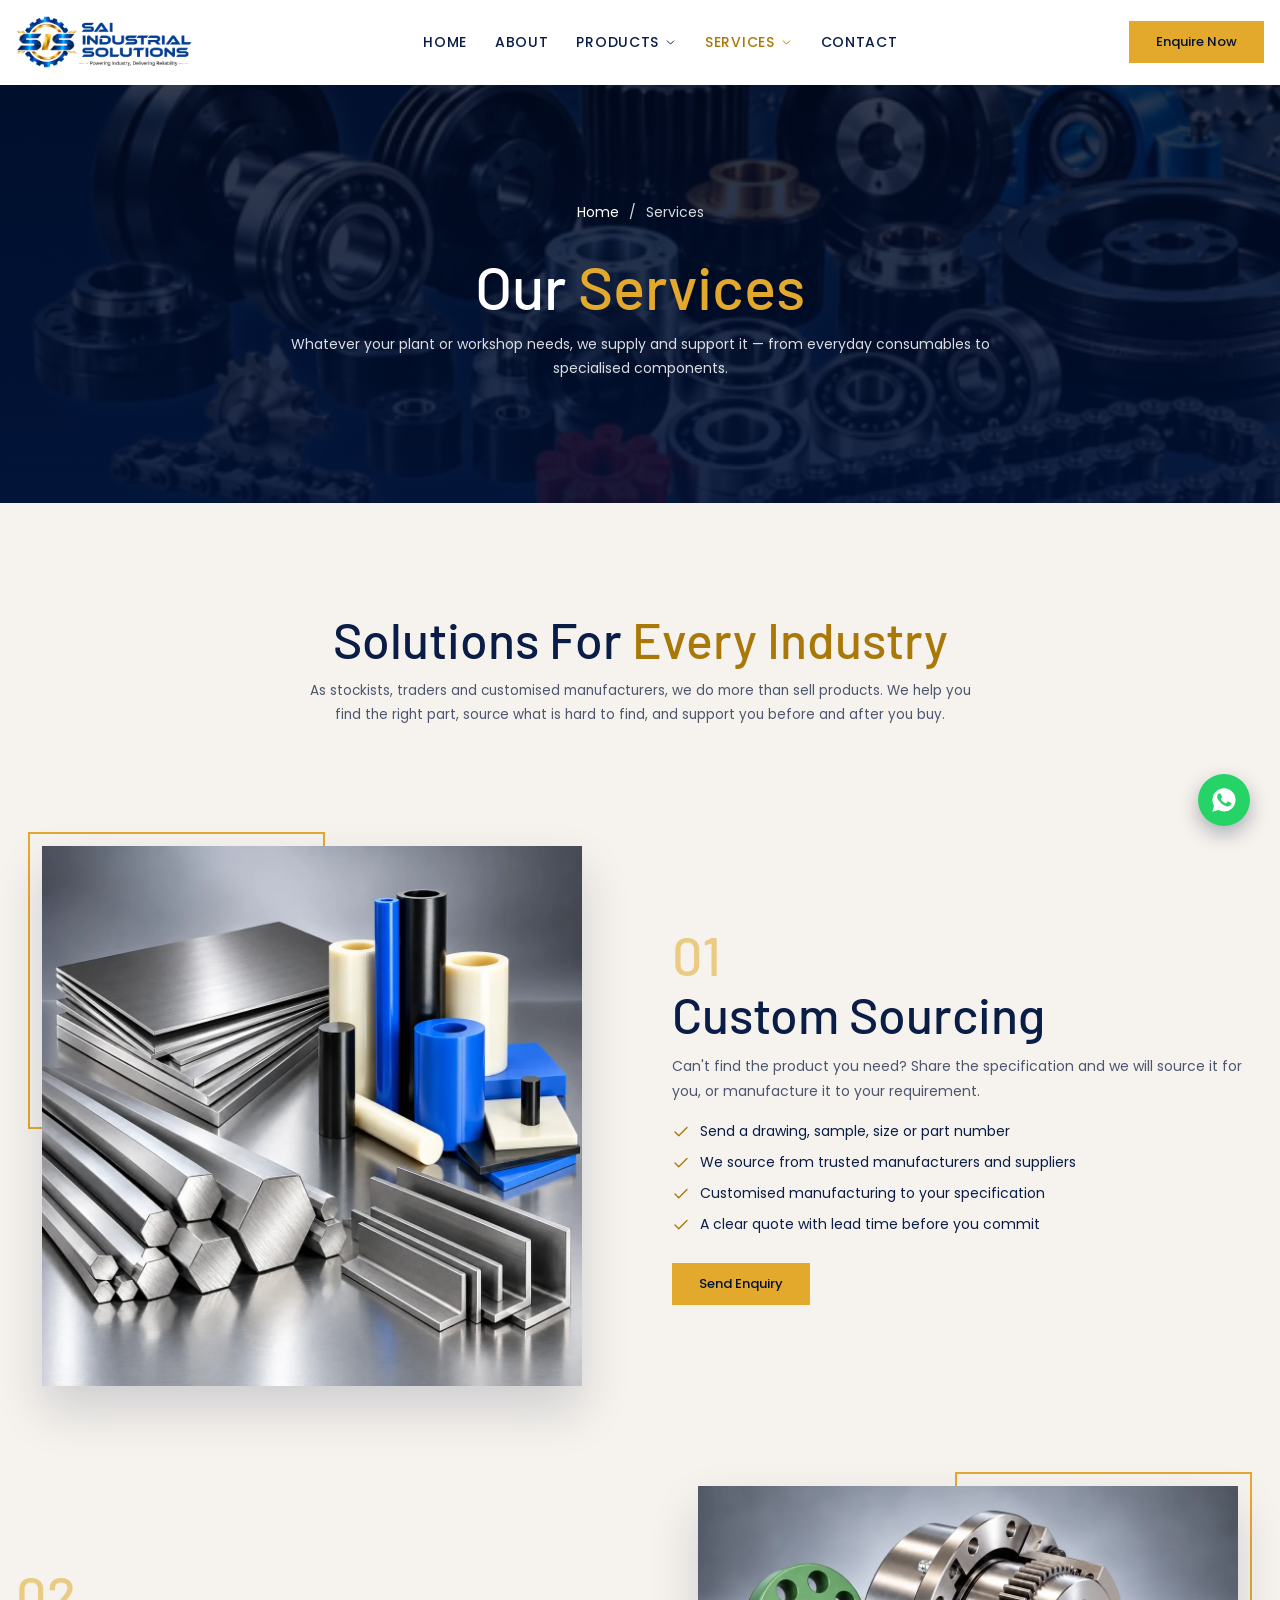
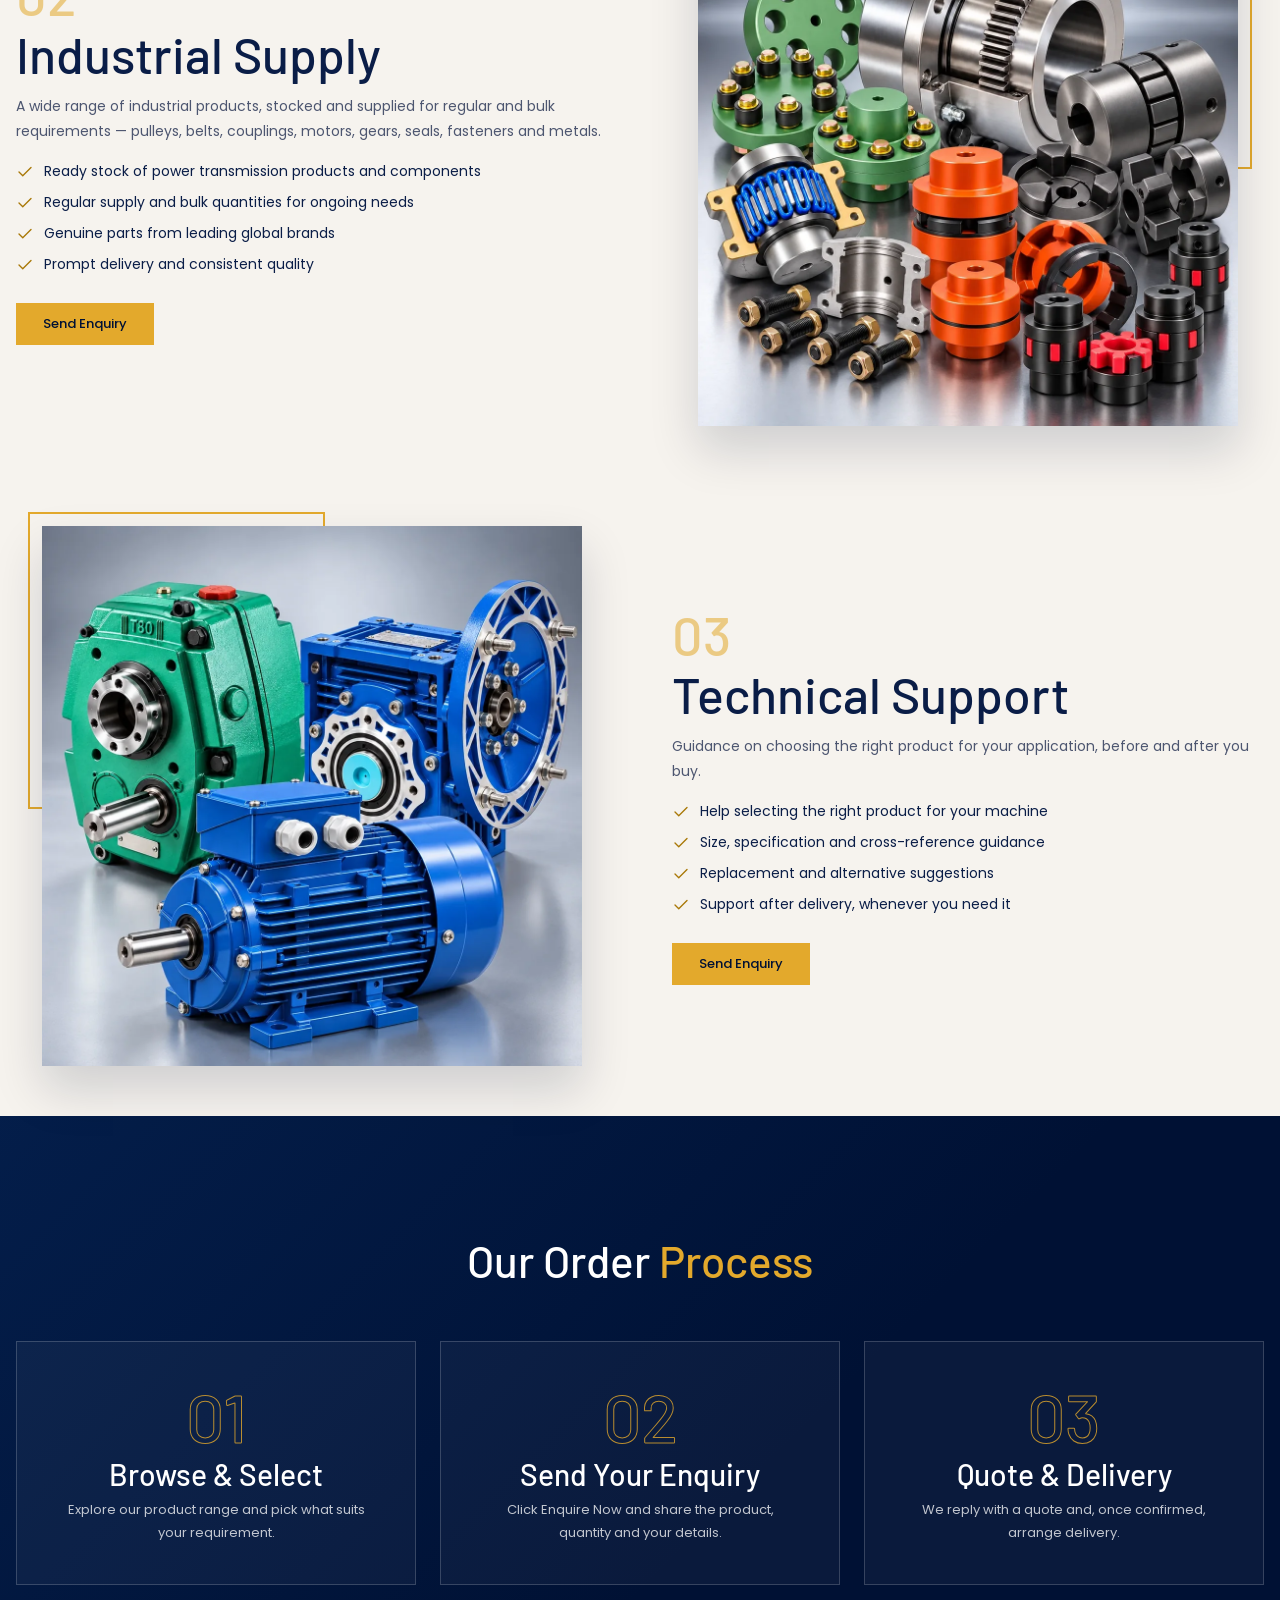
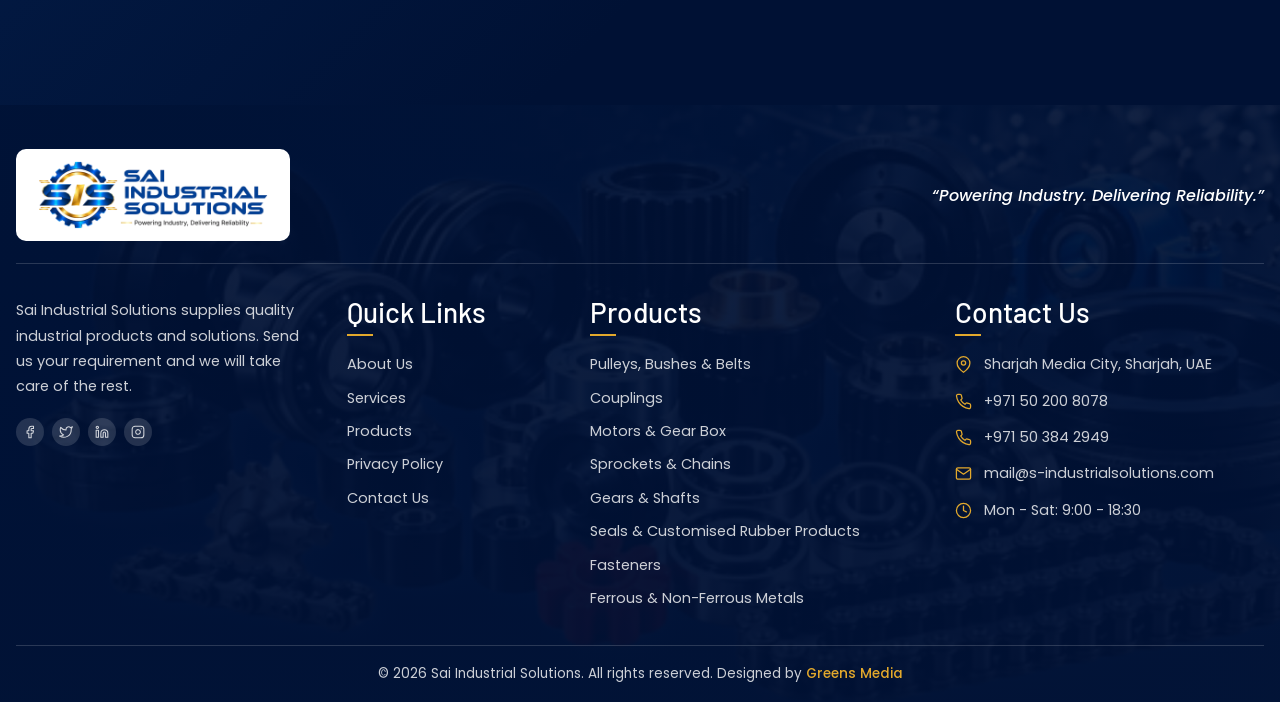
<file: services.html>
<!DOCTYPE html>
<html lang="en">
<head>
  <meta charset="utf-8">
  <meta name="viewport" content="width=device-width, initial-scale=1">
  <title>Our Services | Sai Industrial Solutions</title>
  <meta name="description" content="Industrial supply, custom sourcing and technical support from Sai Industrial Solutions — stockists, traders and customised manufacturers of power transmission products and industrial components.">
  <link rel="icon" type="image/png" href="assets/img/favicon.png">
  <link rel="preconnect" href="https://fonts.googleapis.com">
  <link rel="preconnect" href="https://fonts.gstatic.com" crossorigin>
  <link href="https://fonts.googleapis.com/css2?family=Barlow:wght@400;500;600;700&family=Poppins:wght@400;500;600&display=swap" rel="stylesheet">
  <link rel="stylesheet" href="assets/css/style.css">
  <script>document.documentElement.classList.add('js');</script>
</head>
<body>

<!-- ============ SVG ICON SPRITE ============ -->
<svg width="0" height="0" style="position:absolute" aria-hidden="true" focusable="false">
  <defs>
    <symbol id="i-phone" viewBox="0 0 24 24"><path d="M22 16.92v3a2 2 0 0 1-2.18 2 19.79 19.79 0 0 1-8.63-3.07 19.5 19.5 0 0 1-6-6 19.79 19.79 0 0 1-3.07-8.67A2 2 0 0 1 4.11 2h3a2 2 0 0 1 2 1.72 12.84 12.84 0 0 0 .7 2.81 2 2 0 0 1-.45 2.11L8.09 9.91a16 16 0 0 0 6 6l1.27-1.27a2 2 0 0 1 2.11-.45 12.84 12.84 0 0 0 2.81.7A2 2 0 0 1 22 16.92z"/></symbol>
    <symbol id="i-mail" viewBox="0 0 24 24"><path d="M4 4h16c1.1 0 2 .9 2 2v12c0 1.1-.9 2-2 2H4c-1.1 0-2-.9-2-2V6c0-1.1.9-2 2-2z"/><polyline points="22,6 12,13 2,6"/></symbol>
    <symbol id="i-clock" viewBox="0 0 24 24"><circle cx="12" cy="12" r="10"/><polyline points="12 6 12 12 16 14"/></symbol>
    <symbol id="i-pin" viewBox="0 0 24 24"><path d="M21 10c0 7-9 13-9 13s-9-6-9-13a9 9 0 0 1 18 0z"/><circle cx="12" cy="10" r="3"/></symbol>
    <symbol id="i-facebook" viewBox="0 0 24 24"><path d="M18 2h-3a5 5 0 0 0-5 5v3H7v4h3v8h4v-8h3l1-4h-4V7a1 1 0 0 1 1-1h3z"/></symbol>
    <symbol id="i-twitter" viewBox="0 0 24 24"><path d="M23 3a10.9 10.9 0 0 1-3.14 1.53 4.48 4.48 0 0 0-7.86 3v1A10.66 10.66 0 0 1 3 4s-4 9 5 13a11.64 11.64 0 0 1-7 2c9 5 20 0 20-11.5a4.5 4.5 0 0 0-.08-.83A7.72 7.72 0 0 0 23 3z"/></symbol>
    <symbol id="i-linkedin" viewBox="0 0 24 24"><path d="M16 8a6 6 0 0 1 6 6v7h-4v-7a2 2 0 0 0-2-2 2 2 0 0 0-2 2v7h-4v-7a6 6 0 0 1 6-6z"/><rect x="2" y="9" width="4" height="12"/><circle cx="4" cy="4" r="2"/></symbol>
    <symbol id="i-instagram" viewBox="0 0 24 24"><rect x="2" y="2" width="20" height="20" rx="5" ry="5"/><path d="M16 11.37A4 4 0 1 1 12.63 8 4 4 0 0 1 16 11.37z"/><line x1="17.5" y1="6.5" x2="17.51" y2="6.5"/></symbol>
    <symbol id="i-info" viewBox="0 0 24 24"><circle cx="12" cy="12" r="10"/><line x1="12" y1="16" x2="12" y2="12"/><line x1="12" y1="8" x2="12.01" y2="8"/></symbol>
    <symbol id="i-chevron" viewBox="0 0 24 24"><polyline points="6 9 12 15 18 9"/></symbol>
    <symbol id="i-close" viewBox="0 0 24 24"><line x1="18" y1="6" x2="6" y2="18"/><line x1="6" y1="6" x2="18" y2="18"/></symbol>
    <symbol id="i-menu" viewBox="0 0 24 24"><line x1="3" y1="12" x2="21" y2="12"/><line x1="3" y1="6" x2="21" y2="6"/><line x1="3" y1="18" x2="21" y2="18"/></symbol>
    <symbol id="i-chat" viewBox="0 0 24 24"><path d="M21 15a2 2 0 0 1-2 2H7l-4 4V5a2 2 0 0 1 2-2h14a2 2 0 0 1 2 2z"/></symbol>
    <symbol id="i-whatsapp" viewBox="0 0 24 24"><path d="M12.04 2C6.58 2 2.13 6.45 2.13 11.91c0 1.75.46 3.48 1.32 4.99L2 22l5.25-1.38a9.9 9.9 0 0 0 4.78 1.22h.01c5.46 0 9.91-4.45 9.91-9.91C21.95 6.45 17.5 2 12.04 2zm5.8 14.02c-.24.68-1.4 1.32-1.93 1.4-.5.08-1.14.11-1.84-.12-.42-.14-.97-.32-1.67-.63-2.94-1.27-4.86-4.22-5.01-4.42-.15-.2-1.2-1.6-1.2-3.05 0-1.45.76-2.16 1.03-2.46.27-.3.59-.37.79-.37.2 0 .4 0 .57.01.18.01.43-.07.67.51.25.6.85 2.06.92 2.21.07.15.12.33.02.53-.1.2-.15.32-.3.5-.15.18-.31.4-.44.54-.15.15-.3.31-.13.61.17.3.76 1.26 1.64 2.04 1.13 1 2.08 1.32 2.38 1.47.3.15.47.13.65-.08.18-.2.75-.87.95-1.17.2-.3.4-.25.68-.15.28.1 1.75.83 2.05.98.3.15.5.22.57.35.07.13.07.72-.17 1.4z"/></symbol>
    <symbol id="i-box" viewBox="0 0 24 24"><path d="M21 16V8a2 2 0 0 0-1-1.73l-7-4a2 2 0 0 0-2 0l-7 4A2 2 0 0 0 3 8v8a2 2 0 0 0 1 1.73l7 4a2 2 0 0 0 2 0l7-4A2 2 0 0 0 21 16z"/><polyline points="3.27 6.96 12 12.01 20.73 6.96"/><line x1="12" y1="22.08" x2="12" y2="12"/></symbol>
    <symbol id="i-wrench" viewBox="0 0 24 24"><path d="M14.7 6.3a1 1 0 0 0 0 1.4l1.6 1.6a1 1 0 0 0 1.4 0l3.77-3.77a6 6 0 0 1-7.94 7.94l-6.91 6.91a2.12 2.12 0 0 1-3-3l6.91-6.91a6 6 0 0 1 7.94-7.94l-3.76 3.76z"/></symbol>
    <symbol id="i-check" viewBox="0 0 24 24"><polyline points="20 6 9 17 4 12"/></symbol>
    <symbol id="i-arrow" viewBox="0 0 24 24"><line x1="5" y1="12" x2="19" y2="12"/><polyline points="12 5 19 12 12 19"/></symbol>
    <symbol id="i-arrow-up" viewBox="0 0 24 24"><line x1="12" y1="19" x2="12" y2="5"/><polyline points="5 12 12 5 19 12"/></symbol>
  </defs>
</svg>

<!-- ============ HEADER (top bar + main nav) ============ -->
<header class="site-header" id="siteHeader">
  <div class="navbar">
    <div class="container navbar__inner">
      <a href="index.html" class="brand" aria-label="Sai Industrial Solutions — Home">
        <span class="brand__logo-wrap"><img src="assets/img/logo.png" alt="Sai Industrial Solutions" class="brand__logo"></span>
      </a>

      <nav class="nav" id="mainNav" aria-label="Main">
        <ul class="nav__list">
          <li><a href="index.html">Home</a></li>
          <li><a href="about.html">About</a></li>
          <li class="has-sub">
            <a href="products.html" aria-haspopup="true">Products <svg class="icon icon--sm"><use href="#i-chevron"/></svg></a>
            <ul class="sub">
              <li><a href="products.html#pulleys-belts">Pulleys, Bushes &amp; Belts</a></li>
              <li><a href="products.html#couplings">Couplings</a></li>
              <li><a href="products.html#motors-gearbox">Motors &amp; Gear Box</a></li>
              <li><a href="products.html#sprockets-chains">Sprockets &amp; Chains</a></li>
              <li><a href="products.html#gears-shafts">Gears &amp; Shafts</a></li>
              <li><a href="products.html#seals-rubber">Seals &amp; Customised Rubber Products</a></li>
              <li><a href="products.html#fasteners">Fasteners</a></li>
              <li><a href="products.html#metals">Ferrous &amp; Non-Ferrous Metals</a></li>
            </ul>
          </li>
          <li class="has-sub">
            <a href="services.html" class="is-active" aria-haspopup="true">Services <svg class="icon icon--sm"><use href="#i-chevron"/></svg></a>
            <ul class="sub">
              <li><a href="services.html#custom-sourcing">Custom Sourcing</a></li>
              <li><a href="services.html#industrial-supply">Industrial Supply</a></li>
              <li><a href="services.html#technical-support">Technical Support</a></li>
            </ul>
          </li>
          <li><a href="contact.html">Contact</a></li>
          <li class="nav__cta"><button class="btn btn--gold btn--block" type="button" data-enquire>Enquire Now</button></li>
        </ul>
      </nav>

      <div class="navbar__actions">
        <button class="btn btn--gold navbar__cta" type="button" data-enquire>Enquire Now</button>
        <button class="icon-btn nav-toggle" type="button" id="navToggle" aria-label="Toggle menu" aria-expanded="false" aria-controls="mainNav"><svg class="icon"><use href="#i-menu"/></svg></button>
      </div>
    </div>
  </div>
</header>


<main>

<!-- ============ PAGE BANNER ============ -->
<section class="pbanner">
  <div class="bg-slider" aria-hidden="true">
    <div class="bg-slider__slide is-active" style="background-image:url('assets/img/placeholders/hero-products.jpg')"></div>
    <div class="bg-slider__slide" style="background-image:url('assets/img/placeholders/banner-couplings.jpg')"></div>
    <div class="bg-slider__slide" style="background-image:url('assets/img/placeholders/banner-pulleys.jpg')"></div>
  </div>
  <div class="container pbanner__inner">
    <p class="crumb"><a href="index.html">Home</a> <span>/</span> <span>Services</span></p>
    <h1>Our <span>Services</span></h1>
    <p>Whatever your plant or workshop needs, we supply and support it — from everyday consumables to specialised components.</p>
  </div>
</section>

<!-- ============ INTRO ============ -->
<section class="section svc-intro">
  <div class="container">
    <div class="section-head--center reveal">
      <h2 class="title">Solutions For <span>Every Industry</span></h2>
      <p>As stockists, traders and customised manufacturers, we do more than sell products. We help you find the right part, source what is hard to find, and support you before and after you buy.</p>
    </div>
  </div>
</section>

<!-- ============ SERVICE DETAILS ============ -->
<section class="svc-detail" id="custom-sourcing">
  <div class="container svc-detail__grid">
    <div class="svc-detail__media reveal"><img src="assets/img/placeholders/service-custom-sourcing.webp" alt="Custom Sourcing: steel sheets, bars, angles and nylon rods" width="1100" height="1100" loading="lazy"></div>
    <div class="svc-detail__text reveal">
      <span class="svc-detail__num">01</span>
      <h2 class="title">Custom Sourcing</h2>
      <p>Can't find the product you need? Share the specification and we will source it for you, or manufacture it to your requirement.</p>
      <ul class="checks">
        <li><svg class="icon"><use href="#i-check"/></svg>Send a drawing, sample, size or part number</li>
        <li><svg class="icon"><use href="#i-check"/></svg>We source from trusted manufacturers and suppliers</li>
        <li><svg class="icon"><use href="#i-check"/></svg>Customised manufacturing to your specification</li>
        <li><svg class="icon"><use href="#i-check"/></svg>A clear quote with lead time before you commit</li>
      </ul>
      <button class="btn btn--gold" type="button" data-enquire>Send Enquiry</button>
    </div>
  </div>
</section>

<section class="svc-detail svc-detail--rev" id="industrial-supply">
  <div class="container svc-detail__grid">
    <div class="svc-detail__media reveal"><img src="assets/img/placeholders/service-industrial-supply.webp" alt="Industrial Supply: couplings and power transmission products" width="1100" height="1100" loading="lazy"></div>
    <div class="svc-detail__text reveal">
      <span class="svc-detail__num">02</span>
      <h2 class="title">Industrial Supply</h2>
      <p>A wide range of industrial products, stocked and supplied for regular and bulk requirements — pulleys, belts, couplings, motors, gears, seals, fasteners and metals.</p>
      <ul class="checks">
        <li><svg class="icon"><use href="#i-check"/></svg>Ready stock of power transmission products and components</li>
        <li><svg class="icon"><use href="#i-check"/></svg>Regular supply and bulk quantities for ongoing needs</li>
        <li><svg class="icon"><use href="#i-check"/></svg>Genuine parts from leading global brands</li>
        <li><svg class="icon"><use href="#i-check"/></svg>Prompt delivery and consistent quality</li>
      </ul>
      <button class="btn btn--gold" type="button" data-enquire>Send Enquiry</button>
    </div>
  </div>
</section>

<section class="svc-detail" id="technical-support">
  <div class="container svc-detail__grid">
    <div class="svc-detail__media reveal"><img src="assets/img/placeholders/service-technical-support.webp" alt="Technical Support: motors and gearboxes" width="1100" height="1100" loading="lazy"></div>
    <div class="svc-detail__text reveal">
      <span class="svc-detail__num">03</span>
      <h2 class="title">Technical Support</h2>
      <p>Guidance on choosing the right product for your application, before and after you buy.</p>
      <ul class="checks">
        <li><svg class="icon"><use href="#i-check"/></svg>Help selecting the right product for your machine</li>
        <li><svg class="icon"><use href="#i-check"/></svg>Size, specification and cross-reference guidance</li>
        <li><svg class="icon"><use href="#i-check"/></svg>Replacement and alternative suggestions</li>
        <li><svg class="icon"><use href="#i-check"/></svg>Support after delivery, whenever you need it</li>
      </ul>
      <button class="btn btn--gold" type="button" data-enquire>Send Enquiry</button>
    </div>
  </div>
</section>

<!-- ============ ORDER PROCESS ============ -->
<section class="process" aria-labelledby="processTitle">
  <div class="container">
    <h2 class="process__title" id="processTitle">Our Order <span>Process</span></h2>
    <ol class="process__steps">
      <li class="process__card reveal"><span class="num">01</span><h3>Browse &amp; Select</h3><p>Explore our product range and pick what suits your requirement.</p><span class="process__arrow" aria-hidden="true"><svg class="icon"><use href="#i-arrow"/></svg></span></li>
      <li class="process__card reveal"><span class="num">02</span><h3>Send Your Enquiry</h3><p>Click Enquire Now and share the product, quantity and your details.</p><span class="process__arrow" aria-hidden="true"><svg class="icon"><use href="#i-arrow"/></svg></span></li>
      <li class="process__card reveal"><span class="num">03</span><h3>Quote &amp; Delivery</h3><p>We reply with a quote and, once confirmed, arrange delivery.</p></li>
    </ol>
  </div>
</section>

</main>

<button class="back-top" id="backTop" type="button" aria-label="Back to top" hidden><svg class="icon"><use href="#i-arrow-up"/></svg></button>

<!-- ============ FOOTER ============ -->
<footer class="footer">
  <div class="container">
    <div class="footer__top">
      <a href="index.html" class="brand" aria-label="Sai Industrial Solutions — Home">
        <span class="brand__logo-wrap brand__logo-wrap--lg"><img src="assets/img/logo.png" alt="Sai Industrial Solutions" class="brand__logo brand__logo--lg"></span>
      </a>
      <p class="footer__quote">&ldquo;Powering Industry. Delivering Reliability.&rdquo;</p>
    </div>
    <div class="footer__grid">
      <div class="footer__about">
        <p>Sai Industrial Solutions supplies quality industrial products and solutions. Send us your requirement and we will take care of the rest.</p>
        <ul class="social">
          <li><a href="#" aria-label="Facebook"><svg class="icon"><use href="#i-facebook"/></svg></a></li>
          <li><a href="#" aria-label="X / Twitter"><svg class="icon"><use href="#i-twitter"/></svg></a></li>
          <li><a href="#" aria-label="LinkedIn"><svg class="icon"><use href="#i-linkedin"/></svg></a></li>
          <li><a href="#" aria-label="Instagram"><svg class="icon"><use href="#i-instagram"/></svg></a></li>
        </ul>
      </div>
      <div>
        <h4 class="footer__title">Quick Links</h4>
        <ul class="footer__links">
          <li><a href="about.html">About Us</a></li>
          <li><a href="services.html">Services</a></li>
          <li><a href="products.html">Products</a></li>
          <li><a href="privacy-policy.html">Privacy Policy</a></li>
          <li><a href="contact.html">Contact Us</a></li>
        </ul>
      </div>
      <div>
        <h4 class="footer__title">Products</h4>
        <ul class="footer__links">
          <li><a href="products.html#pulleys-belts">Pulleys, Bushes &amp; Belts</a></li>
          <li><a href="products.html#couplings">Couplings</a></li>
          <li><a href="products.html#motors-gearbox">Motors &amp; Gear Box</a></li>
          <li><a href="products.html#sprockets-chains">Sprockets &amp; Chains</a></li>
          <li><a href="products.html#gears-shafts">Gears &amp; Shafts</a></li>
          <li><a href="products.html#seals-rubber">Seals &amp; Customised Rubber Products</a></li>
          <li><a href="products.html#fasteners">Fasteners</a></li>
          <li><a href="products.html#metals">Ferrous &amp; Non-Ferrous Metals</a></li>
        </ul>
      </div>
      <div>
        <h4 class="footer__title">Contact Us</h4>
        <ul class="footer__contact">
          <li><svg class="icon"><use href="#i-pin"/></svg><span>Sharjah Media City, Sharjah, UAE</span></li>
          <li><svg class="icon"><use href="#i-phone"/></svg><a href="tel:+971502008078">+971 50 200 8078</a></li>
          <li><svg class="icon"><use href="#i-phone"/></svg><a href="tel:+971503842949">+971 50 384 2949</a></li>
          <li><svg class="icon"><use href="#i-mail"/></svg><a href="mailto:mail@s-industrialsolutions.com">mail@s-industrialsolutions.com</a></li>
          <li><svg class="icon"><use href="#i-clock"/></svg><span>Mon - Sat: 9:00 - 18:30</span></li>
        </ul>
      </div>
    </div>
    <div class="footer__bottom">
      <p>&copy; <span id="year">2026</span> Sai Industrial Solutions. All rights reserved. Designed by <a href="https://greensmedia.co.in/" target="_blank" rel="noopener">Greens Media</a></p>
    </div>
  </div>
</footer>

<!-- ============ ENQUIRY MODAL ============ -->
<div class="modal" id="enquiryModal" role="dialog" aria-modal="true" aria-labelledby="enquiryTitle" hidden>
  <div class="modal__box">
    <button class="icon-btn modal__close" type="button" data-close aria-label="Close"><svg class="icon"><use href="#i-close"/></svg></button>
    <h3 id="enquiryTitle">Product <span>Enquiry</span></h3>
    <p class="modal__lead">Tell us what you need and we will get back to you with a quote.</p>
    <form id="enquiryForm" novalidate>
      <div class="field-row">
        <div class="field"><label for="eqName">Your name *</label><input id="eqName" name="name" type="text" autocomplete="name" required></div>
        <div class="field"><label for="eqPhone">Phone *</label><input id="eqPhone" name="phone" type="tel" autocomplete="tel" required></div>
      </div>
      <div class="field-row">
        <div class="field"><label for="eqEmail">Email</label><input id="eqEmail" name="email" type="email" autocomplete="email"></div>
        <div class="field"><label for="eqCompany">Company</label><input id="eqCompany" name="company" type="text" autocomplete="organization"></div>
      </div>
      <div class="field-row">
        <div class="field">
          <label for="eqProduct">Product / category</label>
          <select id="eqProduct" name="product">
            <option value="">Select a category</option>
            <option>Pulleys, Bushes &amp; Belts</option>
            <option>Couplings</option>
            <option>Motors &amp; Gear Box</option>
            <option>Sprockets &amp; Chains</option>
            <option>Gears &amp; Shafts</option>
            <option>Seals &amp; Customised Rubber Products</option>
            <option>Fasteners</option>
            <option>Ferrous &amp; Non-Ferrous Metals</option>
            <option>Other / Not listed</option>
          </select>
        </div>
        <div class="field"><label for="eqQty">Quantity</label><input id="eqQty" name="quantity" type="text" placeholder="e.g. 50 pcs"></div>
      </div>
      <div class="field"><label for="eqMsg">Requirement details</label><textarea id="eqMsg" name="message" rows="3" placeholder="Size, specification, brand, delivery location…"></textarea></div>
      <input type="hidden" id="eqProductName" name="productName">
      <button class="btn btn--gold btn--block" type="submit">Send Enquiry</button>
      <p class="form-consent">By submitting, you agree to our <a href="privacy-policy.html">Privacy Policy</a>.</p>
      <p class="form-note" id="eqNote" role="status" hidden></p>
    </form>
  </div>
</div>

<a class="whatsapp-float" href="https://wa.me/971508964745?text=Hi%2C%20I%20would%20like%20to%20know%20more%20about%20your%20products." target="_blank" rel="noopener" aria-label="Chat with us on WhatsApp"><svg><use href="#i-whatsapp"/></svg></a>

<script src="assets/js/main.js" defer></script>
</body>
</html>
</file>
<file: assets/css/style.css>
/* =====================================================
   Sai Industrial Solutions — Homepage styles
   Brand colours come from the logo: royal blue #013e93, gold #e3a92c
   ===================================================== */

:root {
  --header-h: 84px;
  --navy-950: #001134;
  --navy-900: #001a49;
  --navy: #012a6b;
  --navy-700: #013582;
  --navy-600: #013e93;
  --gold: #e3a92c;
  --gold-hover: #f1bc48;
  --gold-dk: #a97808;          /* gold that stays readable on light backgrounds */
  --bg: #f6f3ee;
  --bg-2: #eee9df;
  --ink: #0a1d47;
  --text: #4d5670;
  --line: #dcd6ca;
  --font-head: 'Barlow', 'Arial Narrow', sans-serif;
  --font-body: 'Poppins', system-ui, -apple-system, 'Segoe UI', sans-serif;
  --container: 1360px;
  --fs: 1;
}

*, *::before, *::after { box-sizing: border-box; }
html { scroll-behavior: smooth; scroll-padding-top: 90px; -webkit-text-size-adjust: 100%; }
body {
  margin: 0;
  font: 400 calc(15px * var(--fs))/1.75 var(--font-body);
  color: var(--text);
  background: var(--bg);
  -webkit-font-smoothing: antialiased;
}
body.no-scroll { overflow: hidden; }
img { max-width: 100%; height: auto; display: block; }
a { color: inherit; text-decoration: none; }
ul, ol { list-style: none; margin: 0; padding: 0; }
h1, h2, h3, h4, p, figure, blockquote { margin: 0; }
button { font: inherit; color: inherit; }
:focus-visible { outline: 2px solid var(--gold); outline-offset: 3px; }

.container { width: min(100% - 32px, var(--container)); margin-inline: auto; }
.sr-only { position: absolute; width: 1px; height: 1px; overflow: hidden; clip: rect(0 0 0 0); white-space: nowrap; }

.icon { width: 18px; height: 18px; flex: none; fill: none; stroke: currentColor; stroke-width: 1.8; stroke-linecap: round; stroke-linejoin: round; }
.icon--sm { width: 13px; height: 13px; }
.icon--lg { width: 36px; height: 36px; stroke-width: 1.4; color: var(--gold-dk); }
.icon--xl { width: 48px; height: 48px; stroke-width: 1.2; color: var(--gold-dk); }

/* ---------- Typography helpers ---------- */
.title {
  font: 500 clamp(calc(34px * var(--fs)), 4.4vw, calc(50px * var(--fs)))/1.05 var(--font-head);
  color: var(--ink);
  margin-bottom: 18px;
}
.title span { color: var(--gold-dk); }
.title--light { color: #fff; }
.title--light span { color: var(--gold); }
.eyebrow {
  display: flex; align-items: center; gap: 10px;
  font: 500 calc(13px * var(--fs))/1.4 var(--font-body);
  letter-spacing: .04em;
  color: var(--gold-dk);
  margin-bottom: 8px;
}
.eyebrow::before { content: ''; width: 26px; height: 2px; background: currentColor; }
.link { font-size: calc(13px * var(--fs)); font-weight: 500; color: var(--ink); border-bottom: 1px solid var(--gold); padding-bottom: 1px; }
.link:hover { color: var(--gold-dk); }

/* ---------- Buttons ---------- */
.btn {
  display: inline-flex; align-items: center; justify-content: center; gap: 8px;
  padding: 12px 26px;
  font: 500 calc(13px * var(--fs))/1.2 var(--font-body);
  border: 1px solid transparent; border-radius: 0;
  cursor: pointer; white-space: nowrap;
  transition: background .25s, color .25s, border-color .25s, transform .25s;
}
.btn:hover { transform: translateY(-2px); }
.btn--gold { background: var(--gold); color: var(--navy-950); }
.btn--gold:hover { background: var(--gold-hover); }
.btn--outline { border-color: #fff; color: #fff; background: transparent; }
.btn--outline:hover { background: var(--gold); border-color: var(--gold); color: var(--navy-950); }
.btn--sm { padding: 9px 20px; font-size: calc(12px * var(--fs)); }
.btn--block { width: 100%; }
.icon-btn {
  display: inline-grid; place-items: center; width: 38px; height: 38px;
  background: transparent; border: 0; cursor: pointer; color: inherit; border-radius: 50%;
  transition: background .25s, color .25s;
}
.icon-btn:hover { background: rgba(255, 255, 255, .12); color: var(--gold); }

/* ---------- Header ---------- */
.site-header { position: relative; z-index: 100; height: var(--header-h); color: #fff; }
.social { display: flex; gap: 8px; }
.social a { display: grid; place-items: center; width: 28px; height: 28px; border-radius: 50%; transition: background .25s, color .25s; }
.social .icon { width: 14px; height: 14px; }
.social a:hover { background: var(--gold); color: var(--navy-950); }

.navbar { position: relative; color: var(--ink); background: #fff; }
.navbar .brand__logo-wrap { background: transparent; border-radius: 0; padding: 6px 0; }
.navbar .icon-btn:hover { background: rgba(1, 42, 107, .08); color: var(--gold-dk); }
.navbar__inner { display: flex; align-items: center; gap: 20px; min-height: 84px; }
.navbar__actions { display: flex; align-items: center; gap: 14px; margin-left: auto; }

.brand { display: flex; align-items: center; flex: none; }
.brand__logo-wrap { display: inline-flex; align-items: center; background: #fff; border-radius: 10px; padding: 8px 16px; transition: padding .3s; }
.brand__logo-wrap--lg, .brand__logo-wrap--panel { padding: 12px 22px; }
.brand__logo-wrap--panel { margin: 0 0 18px; }
.brand__logo { display: block; height: 52px; width: auto; }
.brand__logo--lg { height: 68px; }

.nav { flex: 1; display: flex; justify-content: center; min-width: 0; }
.nav__list { display: flex; }
.nav__list > li { position: relative; }
.nav a { display: flex; align-items: center; gap: 5px; padding: 30px 14px; font-size: calc(14px * var(--fs)); font-weight: 500; letter-spacing: .05em; text-transform: uppercase; transition: color .25s; }
.nav a:hover, .nav a.is-active, .has-sub:hover > a { color: var(--gold-dk); }
.sub {
  position: absolute; top: 100%; left: 0; min-width: 270px;
  background: var(--navy-950); border-top: 2px solid var(--gold);
  opacity: 0; visibility: hidden; transform: translateY(10px);
  transition: opacity .25s, transform .25s, visibility .25s;
  box-shadow: 0 18px 40px rgba(0, 0, 0, .3); color: #fff;
}
.has-sub:hover > .sub, .has-sub:focus-within > .sub { opacity: 1; visibility: visible; transform: none; }
.sub a { padding: 9px 20px; text-transform: none; letter-spacing: 0; font-size: calc(13px * var(--fs)); border-bottom: 1px solid rgba(255, 255, 255, .07); }
.sub li:last-child a { border-bottom: 0; }
.sub a:hover { background: rgba(255, 255, 255, .05); padding-left: 26px; color: var(--gold); }
.nav-toggle { display: none; }
.nav .nav__cta { display: none; }

.site-header.is-sticky .navbar { position: fixed; inset: 0 0 auto; animation: slideDown .4s ease; }
.site-header.is-sticky .navbar { background: rgba(255, 255, 255, .97); box-shadow: 0 6px 24px rgba(0, 17, 52, .18); }
.site-header.is-sticky .navbar__inner { min-height: 72px; }
.site-header.is-sticky .navbar .brand__logo-wrap { padding: 4px 0; }
.site-header.is-sticky .brand__logo-wrap:not(.brand__logo-wrap--lg) .brand__logo { height: 40px; }
.brand__logo { transition: height .3s; }
.site-header.is-sticky .nav a { padding-block: 24px; }
.site-header .nav .sub a, .site-header.is-sticky .nav .sub a { padding-block: 13px; line-height: 1.35; }
@keyframes slideDown { from { transform: translateY(-100%); } to { transform: none; } }

/* ---------- Info panel + overlay ---------- */
.overlay { position: fixed; inset: 0; z-index: 190; background: rgba(0, 17, 52, .6); }
.info-panel {
  position: fixed; top: 0; right: 0; bottom: 0; z-index: 200; width: min(370px, 90vw);
  padding: 60px 32px 32px; background: var(--navy-950); color: #fff; overflow-y: auto;
  transform: translateX(100%); transition: transform .4s ease; visibility: hidden;
}
.info-panel.is-open { transform: none; visibility: visible; }
.info-panel__close { position: absolute; top: 14px; right: 14px; }
.info-panel h3 { font: 500 calc(30px * var(--fs))/1.1 var(--font-head); margin: 18px 0 10px; }
.info-panel p { font-size: calc(13px * var(--fs)); color: rgba(255, 255, 255, .75); }
.info-panel__list { margin: 22px 0 28px; display: grid; gap: 14px; font-size: calc(13px * var(--fs)); }
.info-panel__list li { display: flex; gap: 12px; align-items: flex-start; }
.info-panel__list .icon { color: var(--gold); margin-top: 3px; }

/* ---------- Background slider (hero + page banners) ---------- */
.bg-slider { position: absolute; inset: 0; z-index: 0; overflow: hidden; }
.bg-slider__slide { position: absolute; inset: 0; background-size: cover; background-position: center; opacity: 0; transition: opacity 1.6s ease; }
.bg-slider__slide.is-active { opacity: 1; }

/* ---------- 1. Hero ---------- */
.hero {
  position: relative; overflow: hidden; display: grid; place-items: center; text-align: center; color: #fff;
  min-height: max(600px, 82vh); padding: calc(160px - var(--header-h)) 0 150px;
  background-color: var(--navy-950);
}
.hero::before { content: ''; position: absolute; inset: 0; z-index: 1; background: linear-gradient(rgba(0, 10, 34, .72), rgba(0, 17, 52, .82)); pointer-events: none; }
.hero__content { position: relative; z-index: 2; display: grid; }
.hero__slide-content { grid-area: 1 / 1; opacity: 0; transition: opacity 1.2s ease; pointer-events: none; }
.hero__slide-content.is-active { opacity: 1; pointer-events: auto; }
.hero h1 { font: 500 clamp(calc(46px * var(--fs)), 7vw, calc(92px * var(--fs)))/.98 var(--font-head); margin-bottom: 18px; }
.hero h1 span { color: var(--gold); }
.hero p { font-style: italic; font-weight: 500; font-size: calc(15px * var(--fs)); max-width: 560px; margin: 0 auto 28px; color: rgba(255, 255, 255, .9); }
.hero__strip { position: absolute; z-index: 2; bottom: 0; left: 24%; right: 0; display: grid; grid-template-columns: 300px 1fr; min-height: 104px; }
.hero__strip > div { display: flex; align-items: center; padding: 18px 30px; text-align: left; }
.hero__strip-b { background: var(--gold); color: var(--navy-950); font: 500 calc(27px * var(--fs))/1.05 var(--font-head); }
.hero__strip-c { background: var(--navy-900); }
.hero__strip-c p { margin: 0; max-width: none; font-style: normal; font-weight: 500; font-size: calc(12.5px * var(--fs)); line-height: 1.7; color: rgba(255, 255, 255, .85); }

/* ---------- Shared section ---------- */
.section { padding: 110px 0; }
.section-head { display: grid; grid-template-columns: 1fr 1fr; gap: 50px; align-items: end; margin-bottom: 46px; }
.section-head .title { margin-bottom: 0; }
.section-head p { font-size: calc(13px * var(--fs)); }
.section-head--row { display: flex; justify-content: space-between; align-items: flex-end; gap: 30px; }
.section-head--row p { margin-top: 12px; max-width: 520px; }

/* ---------- 2. About ---------- */
.about { position: relative; overflow: hidden; padding-top: 72px; }
.about__watermark {
  position: absolute; top: 72px; left: 0; right: 0; z-index: 0; text-align: center;
  font: 600 clamp(calc(44px * var(--fs)), 6.2vw, calc(100px * var(--fs)))/1 var(--font-head); letter-spacing: .05em; color: transparent;
  -webkit-text-stroke: 1.2px rgba(1, 42, 107, .09); pointer-events: none; user-select: none; white-space: nowrap;
}
.about__grid {
  position: relative; z-index: 1; display: grid; grid-template-columns: 1.15fr .85fr; gap: 60px; align-items: start;
  margin-top: clamp(80px, 9vw, 140px);
}
.about__text { text-align: right; }
.about__text p { margin-bottom: 14px; font-size: calc(13.5px * var(--fs)); }
.about__row { display: flex; align-items: center; justify-content: flex-end; gap: 34px; flex-wrap: wrap; margin-top: 34px; }
.about__media { position: relative; max-width: 500px; margin: clamp(-115px, -7vw, -85px) 0 0 auto; padding: 38px 30px 72px 0; }
.about__frame { position: absolute; top: 0; right: 0; left: 38%; bottom: 46px; background: var(--navy-900); }
.about__img { position: relative; width: 100%; aspect-ratio: 1 / 1; object-fit: cover; }
.about__quote {
  position: absolute; left: -20px; bottom: 0; width: min(88%, 320px);
  padding: 18px 22px; background: var(--navy-900); border-left: 4px solid var(--gold); color: #fff;
  box-shadow: 0 20px 40px rgba(0, 17, 52, .3);
}
.about__quote p { font-size: calc(13.5px * var(--fs)); color: #e8ecf6; margin-bottom: 8px; }
.about__quote cite { font: 500 calc(20px * var(--fs))/1 var(--font-head); font-style: normal; color: var(--gold); }

/* ---------- 2b. About — full-width stacked variant (about.html only, via .about--full) ---------- */
.about--full { padding-top: 100px; padding-bottom: 30px; overflow: visible; }
.about--full .about__text { text-align: left; }
.about--full .about__text .title { margin-bottom: 20px; }
.vm { padding-top: 50px; padding-bottom: 30px; }
.why--tight { padding-top: 50px; }

/* ---------- 3. Clients (uses the .brands marquee below) ---------- */
.logo-ph { display: inline-flex; align-items: center; gap: 8px; color: #a1a8b8; font-weight: 500; white-space: nowrap; }
.logo-ph i { width: 26px; height: 26px; border-radius: 6px; background: currentColor; opacity: .55; }
.logo-ph--a { font: 500 calc(34px * var(--fs))/1 var(--font-head); }
.logo-ph--a b { font-weight: 500; color: #7d859a; }
.logo-ph--b { letter-spacing: .34em; font-size: calc(13px * var(--fs)); }
.logo-ph--c { letter-spacing: .3em; font-size: calc(12px * var(--fs)); }

/* ---------- 4. Services ---------- */
.services__banner { position: relative; color: #fff; padding: 84px 0 108px; }
.services__banner::before {
  content: ''; position: absolute; inset: 0 max(0px, calc(50% - (var(--container) / 2) + 170px)) 0 0; z-index: 0;
  background: linear-gradient(90deg, rgba(0, 17, 52, .92), rgba(1, 23, 51, .74)), url('../img/placeholders/hero-products.jpg') center / cover fixed;
}
.services__banner-inner { position: relative; z-index: 1; display: flex; align-items: center; justify-content: space-between; gap: 40px; }
.services__banner-inner > div { max-width: 640px; }
.services__banner-inner p { font-size: calc(13px * var(--fs)); color: rgba(255, 255, 255, .82); }
.services__banner .title { margin-bottom: 12px; }
.services__grid { position: relative; z-index: 1; display: grid; grid-template-columns: repeat(3, 1fr); gap: 30px; margin-top: -64px; padding-bottom: 100px; }
.svc {
  position: relative; text-align: center; padding: 46px 30px 26px; background: var(--bg);
  border: 1px solid var(--line); box-shadow: 0 20px 40px rgba(0, 17, 52, .12);
  transition: border-color .25s, box-shadow .25s, transform .25s;
}
.svc:hover { border-color: var(--gold); box-shadow: 0 24px 46px rgba(0, 17, 52, .16); transform: translateY(-4px); }
.svc .icon { margin: 0 auto 18px; }
.svc h3 { font: 500 calc(28px * var(--fs))/1.1 var(--font-head); color: var(--ink); margin-bottom: 10px; }
.svc p { font-size: calc(13px * var(--fs)); margin-bottom: 18px; }

/* ---------- 4b. Vision & Mission ---------- */
.vm__grid { display: grid; grid-template-columns: 1fr 1fr; gap: 30px; }
.vm__card {
  position: relative; padding: 46px 38px; background: var(--bg-2); border: 1px solid var(--line);
  transition: border-color .25s, box-shadow .25s, transform .25s;
}
.vm__card:hover { border-color: var(--gold); box-shadow: 0 20px 40px rgba(0, 17, 52, .1); transform: translateY(-4px); }
.vm__icon { display: grid; place-items: center; width: 64px; height: 64px; margin-bottom: 20px; border-radius: 50%; background: rgba(227, 169, 44, .14); color: var(--gold); }
.vm__card h3 { font: 500 calc(27px * var(--fs))/1.1 var(--font-head); color: var(--ink); margin-bottom: 10px; }
.vm__card p { font-size: calc(13.5px * var(--fs)); line-height: 1.7; }

/* ---------- 5. Why choose us ---------- */
.why__grid { display: grid; grid-template-columns: 1fr 1.05fr; gap: 80px; align-items: center; }
.why__media { position: relative; display: flex; gap: 4%; align-items: flex-start; padding: 0 0 130px; }
.why__img { flex: 0 0 47%; width: 47%; object-fit: cover; }
.why__img--a { aspect-ratio: 3 / 4; }
.why__img--b { aspect-ratio: 3 / 3.9; margin-top: 46px; }
.skills { position: absolute; left: 18%; bottom: 0; width: 82%; padding: 26px 30px 20px; background: var(--navy-950); color: #fff; box-shadow: 0 22px 44px rgba(0, 17, 52, .3); }
.skill + .skill { margin-top: 14px; }
.skill__head { display: flex; justify-content: space-between; align-items: center; font-size: calc(12.5px * var(--fs)); font-weight: 500; margin-bottom: 8px; }
.skill__head b { display: grid; place-items: center; width: 36px; height: 36px; border-radius: 50%; background: var(--gold); color: var(--navy-950); font-size: calc(10.5px * var(--fs)); font-weight: 600; }
.skill__bar { height: 4px; background: rgba(255, 255, 255, .18); }
.skill__bar i { display: block; height: 100%; width: var(--w); background: var(--gold); transition: width 1.5s cubic-bezier(.2, .7, .2, 1); }
.js .skills:not(.is-in) .skill__bar i { width: 0; }
.why__text > p { font-size: calc(13.5px * var(--fs)); margin-bottom: 14px; }
.features { display: grid; grid-template-columns: repeat(3, minmax(0, 1fr)); gap: 24px; margin-top: 32px; }
.features li { display: flex; flex-direction: column; gap: 10px; align-items: flex-start; }
.features h4 { font: 500 calc(23px * var(--fs))/1.1 var(--font-head); color: var(--ink); margin-bottom: 4px; }
.features p { font-size: calc(12.5px * var(--fs)); line-height: 1.6; }

/* ---------- 6. Process ---------- */
.process { position: relative; padding: 120px 0; background: var(--navy-950); color: #fff; overflow: hidden; }
.process::before { content: ''; position: absolute; inset: 0; background: linear-gradient(135deg, rgba(10, 53, 115, .35), transparent 60%); }
.process .container { position: relative; }
.process__title { text-align: center; font: 500 clamp(calc(30px * var(--fs)), 4vw, calc(44px * var(--fs)))/1.15 var(--font-head); margin-bottom: 54px; }
.process__title span { color: var(--gold); }
.process__steps { position: relative; display: grid; grid-template-columns: repeat(3, 1fr); gap: 24px; }
.process__card {
  position: relative; text-align: center; padding: 40px 30px; border: 1px solid rgba(255, 255, 255, .18); background: rgba(255, 255, 255, .04);
  transition: border-color .25s, background .25s, transform .25s;
}
.process__card:hover { border-color: var(--gold); background: rgba(255, 255, 255, .07); transform: translateY(-4px); }
.process__arrow {
  position: absolute; top: 50%; right: -21px; z-index: 2; display: grid; place-items: center;
  width: 42px; height: 42px; border-radius: 50%; background: var(--gold); color: var(--navy-950);
  opacity: 0; transform: translateY(-50%) translateX(-10px); transition: opacity .3s, transform .3s;
}
.process__arrow .icon { width: 18px; height: 18px; stroke-width: 2.4; }
.process__card:hover .process__arrow { opacity: 1; transform: translateY(-50%) translateX(0); }
.num { display: block; font: 500 calc(68px * var(--fs))/1 var(--font-head); color: transparent; -webkit-text-stroke: 1px rgba(227, 169, 44, .8); margin-bottom: 8px; }
.process h3 { font: 500 calc(30px * var(--fs))/1.1 var(--font-head); margin-bottom: 8px; }
.process p { font-size: calc(13px * var(--fs)); color: rgba(255, 255, 255, .75); max-width: 300px; margin: 0 auto; }

/* ---------- 7. Products ---------- */
.pgrid { display: flex; flex-direction: column; gap: 16px; }
.pgrid__row { display: flex; gap: 16px; height: clamp(240px, 26vw, 380px); }
.pcard {
  position: relative; overflow: hidden; background: var(--navy-900); contain: layout paint;
  flex: 1 1 0%; min-width: 0; height: 100%; transition: flex-grow .6s cubic-bezier(.25, .1, .25, 1);
  will-change: flex-grow;
}
.pcard:hover, .pcard:focus-within { flex-grow: 2.6; }
.pcard img { width: 100%; height: 100%; object-fit: cover; }
/* last row of 2: an empty 3rd slot keeps tile width + hover-expand identical to the rows above */
.pgrid__row--2::after { content: ""; flex: 1 1 0%; min-width: 0; }
.pcard__over {
  position: absolute; inset: 0; display: flex; flex-direction: column; align-items: center; justify-content: center; gap: 14px;
  padding: 20px; text-align: center; color: #fff; background: rgba(0, 17, 52, .74); opacity: 0; transition: opacity .35s;
}
.pcard:hover .pcard__over, .pcard:focus-within .pcard__over { opacity: 1; }
.pcard__over h3 { font: 500 calc(27px * var(--fs))/1.1 var(--font-head); transform: translateY(10px); transition: transform .35s; }
.pcard:hover .pcard__over h3, .pcard:focus-within .pcard__over h3 { transform: none; }

/* ---------- 8. Testimonials ---------- */
.testi { position: relative; padding: 110px 0; overflow: hidden; }
.testi__grid { position: relative; z-index: 1; display: grid; grid-template-columns: 5fr 7fr; gap: 30px; align-items: center; }
.testi__text > p:last-child { font-size: calc(13px * var(--fs)); }
.testi__carousel { position: relative; z-index: 1; min-width: 0; padding-top: 58px; }
/* Right edge bleeds all the way to the true viewport edge (not just the capped-width
   .container) on wide screens — that only works because .testi__back lives directly
   in .testi (full viewport width), not nested inside the capped-width .container.
   top/height are NOT set here: they're computed in JS (main.js, syncTestiBack) from
   the actual rendered position of the cards + dots, because a pure-CSS pixel guess
   here previously went out of sync whenever .testi__text's height changed the
   align-items:center row (see project-overview.md memory before re-tuning this). */
.testi__back { position: absolute; left: 50%; right: 0; background: var(--navy-900); }
.testi__cards {
  position: relative; z-index: 1;
  display: flex; gap: 22px; overflow-x: auto; scroll-snap-type: x mandatory; scroll-behavior: smooth;
  -webkit-overflow-scrolling: touch; padding-bottom: 4px; scrollbar-width: none;
}
.testi__cards::-webkit-scrollbar { display: none; }
.tcard {
  flex: 0 0 calc(50% - 11px); scroll-snap-align: start;
  padding: 38px 28px 32px; text-align: center; color: #fff; background: var(--navy-950); border: 1px solid rgba(227, 169, 44, .6);
}
.testi__arrows { position: absolute; top: 0; right: 0; display: flex; gap: 12px; z-index: 2; }
.testi__arrow {
  display: grid; place-items: center; width: 42px; height: 42px; border-radius: 50%; flex: none;
  background: var(--navy-950); border: 1px solid rgba(255, 255, 255, .35); color: #fff; cursor: pointer;
  box-shadow: 0 6px 16px rgba(0, 17, 52, .25); transition: background .25s, border-color .25s, color .25s;
}
.testi__arrow .icon { width: 16px; height: 16px; stroke: currentColor; transform: rotate(180deg); }
.testi__arrow--next .icon { transform: none; }
.testi__arrow:hover { background: var(--gold); border-color: var(--gold); color: var(--navy-950); }
.testi__dots { position: relative; z-index: 1; display: flex; justify-content: center; gap: 8px; margin-top: 26px; }
.testi__dots button { width: 8px; height: 8px; border-radius: 50%; border: 0; padding: 0; background: rgba(255, 255, 255, .3); cursor: pointer; transition: background .25s, transform .25s; }
.testi__dots button.is-active { background: var(--gold); transform: scale(1.25); }
.tcard__mark { display: block; font: 700 calc(84px * var(--fs))/.8 Georgia, serif; height: 44px; color: #fff; }
.tcard blockquote { font-style: italic; font-size: calc(13px * var(--fs)); line-height: 1.75; color: #e6eaf4; margin: 10px 0 18px; }
.tcard hr { width: 28px; margin: 0 auto 14px; border: 0; border-top: 2px solid var(--gold); }
.tcard strong { display: block; font: 500 calc(20px * var(--fs))/1.1 var(--font-head); }
.tcard small { font-size: calc(11.5px * var(--fs)); color: rgba(255, 255, 255, .6); }

/* ---------- 9. Team ---------- */
.team__grid { display: grid; grid-template-columns: repeat(4, 1fr); gap: 24px; align-items: start; }
.member { position: relative; overflow: hidden; }
.member:nth-child(even) { margin-top: 26px; }
.member img { width: 100%; aspect-ratio: 4 / 5; object-fit: cover; transition: transform .6s; }
.member:hover img { transform: scale(1.05); }
.member figcaption {
  position: absolute; inset: auto 0 0; padding: 40px 18px 16px; text-align: center; color: #fff;
  background: linear-gradient(transparent, rgba(0, 17, 52, .9)); opacity: 0; transform: translateY(12px); transition: opacity .35s, transform .35s;
}
.member:hover figcaption, .member:focus-within figcaption { opacity: 1; transform: none; }
.member strong { display: block; font: 500 calc(22px * var(--fs))/1.1 var(--font-head); }
.member small { font-size: calc(12px * var(--fs)); color: var(--gold); }

/* ---------- 10. Milestones ---------- */
.milestones {
  padding: 90px 0 80px; color: #fff;
  background: linear-gradient(rgba(0, 17, 52, .74), rgba(0, 17, 52, .84)), url('../img/placeholders/hero-products.jpg') center / cover fixed;
  background-color: var(--navy-950);
}
.milestones__head { display: grid; grid-template-columns: 1fr 1fr; gap: 50px; align-items: center; padding-bottom: 30px; border-bottom: 1px solid rgba(255, 255, 255, .28); }
.milestones__head .title { margin-bottom: 0; }
.milestones__head p { font-size: calc(12.5px * var(--fs)); color: rgba(255, 255, 255, .85); }
.counters { display: grid; grid-template-columns: repeat(3, 1fr); gap: 24px; text-align: center; padding-top: 34px; }
.counters__item {
  padding: 40px 24px; border: 1px solid rgba(255, 255, 255, .16); background: rgba(255, 255, 255, .06);
  backdrop-filter: blur(6px); -webkit-backdrop-filter: blur(6px);
  transition: border-color .25s, background .25s, transform .25s;
}
.counters__item:hover { border-color: var(--gold); background: rgba(255, 255, 255, .1); transform: translateY(-4px); }
.counters__icon { display: grid; place-items: center; width: 60px; height: 60px; margin: 0 auto 16px; border-radius: 50%; background: rgba(227, 169, 44, .16); color: var(--gold); }
.counters b { display: block; font: 500 clamp(calc(40px * var(--fs)), 5vw, calc(60px * var(--fs)))/1 var(--font-head); margin-bottom: 6px; }
.counters small { font-size: calc(13px * var(--fs)); font-weight: 500; color: rgba(255, 255, 255, .82); }

/* ---------- 10b. Industries we serve ---------- */
.industries__grid { display: grid; grid-template-columns: repeat(4, 1fr); gap: 26px 24px; }
.ind-card { text-align: center; }
.ind-card img { display: block; width: 100%; aspect-ratio: 1 / 1; object-fit: cover; box-shadow: 0 10px 26px rgba(0, 17, 52, .16); transition: transform .5s ease; }
.ind-card:hover img { transform: scale(1.06); }
.ind-card__label {
  display: block; margin-top: 16px; font: 500 calc(21px * var(--fs))/1.1 var(--font-head); letter-spacing: .01em; color: var(--ink);
  position: relative; padding-top: 12px;
}
.ind-card__label::before { content: ''; position: absolute; top: 0; left: 50%; transform: translateX(-50%); width: 26px; height: 2px; background: var(--gold); }

/* ---------- 11. Start enquiry / video ---------- */
.start__head { text-align: center; max-width: 720px; margin: 0 auto 46px; }
.start__head .eyebrow { justify-content: center; }
.start__head .eyebrow::before { display: none; }
.start__head > p:not(.eyebrow) { font-size: calc(13px * var(--fs)); margin-bottom: 24px; }
.start__video { position: relative; max-width: 820px; margin: 0 auto; box-shadow: 0 30px 60px rgba(0, 17, 52, .25); }
.start__video img { width: 100%; aspect-ratio: 1200 / 680; object-fit: cover; }
.play {
  position: absolute; left: 50%; top: 50%; transform: translate(-50%, -50%);
  display: grid; place-items: center; width: 84px; height: 84px; border-radius: 50%;
  border: 2px solid #fff; background: rgba(0, 17, 52, .3); color: #fff; cursor: pointer;
  transition: background .3s, border-color .3s, color .3s, transform .3s;
}
.play .icon { width: 30px; height: 30px; fill: currentColor; stroke: none; margin-left: 3px; }
.play:hover { background: var(--gold); border-color: var(--gold); color: var(--navy-950); transform: translate(-50%, -50%) scale(1.08); }

/* ---------- 12. FAQ ---------- */
.faq {
  padding: 110px 0; color: #fff;
  background: linear-gradient(90deg, rgba(0, 17, 52, .9), rgba(0, 17, 52, .6)), url('../img/placeholders/about.jpg') center / cover;
}
.faq__grid { display: grid; grid-template-columns: 1fr 1fr; gap: 70px; align-items: center; }
.faq__text .eyebrow { color: var(--gold); }
.faq__text > p:last-child { font-size: calc(13px * var(--fs)); color: rgba(255, 255, 255, .8); max-width: 460px; }
.faq__list { background: #fff; color: var(--text); padding: 12px 30px; box-shadow: 0 24px 50px rgba(0, 0, 0, .3); }
.faq details { border-bottom: 1px solid var(--line); }
.faq details:last-child { border-bottom: 0; }
.faq summary { display: flex; justify-content: space-between; align-items: center; gap: 20px; padding: 18px 0; cursor: pointer; list-style: none; font-size: calc(13.5px * var(--fs)); font-weight: 500; color: var(--ink); }
.faq summary::-webkit-details-marker { display: none; }
.faq summary::after { content: '+'; font: 400 calc(22px * var(--fs))/1 var(--font-body); color: var(--gold-dk); }
.faq details[open] summary::after { content: '\2212'; }
.faq details > div { padding: 0 0 20px; }
.faq details p { font-size: calc(12.5px * var(--fs)); line-height: 1.75; }

/* ---------- 13. Blog ---------- */
.blog__grid { display: grid; grid-template-columns: repeat(3, 1fr); gap: 30px; }
.post { text-align: center; }
.post__img { display: block; overflow: hidden; margin-bottom: 22px; }
.post__img img { width: 100%; aspect-ratio: 10 / 7; object-fit: cover; transition: transform .6s; }
.post:hover .post__img img { transform: scale(1.06); }
.post h3 { font: 500 calc(27px * var(--fs))/1.15 var(--font-head); color: var(--ink); margin-bottom: 8px; padding: 0 12px; }
.post h3 a:hover { color: var(--gold-dk); }
.post__meta { display: flex; justify-content: center; gap: 18px; font-size: calc(11.5px * var(--fs)); color: #8a91a4; }

/* ---------- 14. Book bar ---------- */
.bookbar { background: var(--bg-2); border-block: 1px solid var(--line); padding: 44px 0; }
.bookbar__inner { display: flex; align-items: center; gap: 44px; }
.bookbar__info { display: flex; align-items: center; gap: 16px; flex: none; max-width: 100%; }
.bookbar__info small { display: block; font: 500 calc(19px * var(--fs))/1 var(--font-head); color: var(--ink); }
.bookbar__info a { font: 500 calc(34px * var(--fs))/1.1 var(--font-head); color: var(--ink); }
.bookbar__info a:hover { color: var(--gold-dk); }
.bookbar p { flex: 1; font-size: calc(12.5px * var(--fs)); }

/* ---------- Footer ---------- */
.footer { color: rgba(255, 255, 255, .8); font-size: calc(14.5px * var(--fs)); background: linear-gradient(rgba(0, 17, 52, .93), rgba(0, 17, 52, .97)), url('../img/placeholders/hero-products.jpg') center / cover; padding-top: 44px; }
.footer__top { display: flex; align-items: center; justify-content: space-between; gap: 40px; padding-bottom: 22px; border-bottom: 1px solid rgba(255, 255, 255, .16); }
.footer__quote { font: italic 500 calc(16px * var(--fs))/1.6 var(--font-body); color: #fff; max-width: 560px; }
.footer__grid { display: grid; grid-template-columns: 1.3fr .9fr 1.45fr 1.4fr; gap: 44px; padding: 34px 0; }
.footer__about p { margin-bottom: 18px; }
.footer__about .social { margin-bottom: 18px; }
.footer__about .social a { background: rgba(255, 255, 255, .14); }
.footer__about .social a:hover { background: var(--gold); }
.footer__contact { display: grid; gap: 11px; }
.footer__contact li { display: flex; gap: 12px; align-items: flex-start; }
.footer__contact .icon { color: var(--gold); width: 17px; height: 17px; margin-top: 4px; }
.footer a:hover { color: var(--gold); }
.footer__title { font: 500 calc(28px * var(--fs))/1 var(--font-head); color: #fff; margin-bottom: 16px; position: relative; padding-bottom: 10px; }
.footer__title::after { content: ''; position: absolute; left: 0; bottom: 0; width: 26px; height: 2px; background: var(--gold); }
.footer__links { display: grid; gap: 8px; }
.footer__links a { font-size: calc(14.5px * var(--fs)); }
.footer__small { font-size: calc(12.5px * var(--fs)); margin-bottom: 14px; }
.footer__bottom { border-top: 1px solid rgba(255, 255, 255, .16); padding: 16px 0; text-align: center; font-size: calc(13.5px * var(--fs)); }
.footer__bottom a { color: var(--gold); font-weight: 500; transition: color .25s; }
.footer__bottom a:hover { color: var(--gold-hover); text-decoration: underline; }

/* ---------- Modal + form ---------- */
.modal { position: fixed; inset: 0; z-index: 300; padding: 16px; overflow-y: auto; background: rgba(0, 17, 52, .75); }
.modal:not([hidden]) { display: grid; place-items: center; }
.modal__box { position: relative; width: min(640px, 100%); background: #fff; padding: 38px 36px 34px; border-top: 4px solid var(--gold); animation: pop .3s ease; }
.modal__box--video { width: min(900px, 100%); padding: 0; background: #000; border-top: 0; }
.modal__close { position: absolute; top: 10px; right: 10px; color: var(--ink); z-index: 2; }
.modal__box--video .modal__close { color: #fff; top: -46px; right: 0; }
.modal__box h3 { font: 500 calc(38px * var(--fs))/1.05 var(--font-head); color: var(--ink); }
.modal__box h3 span { color: var(--gold-dk); }
.modal__lead { font-size: calc(13px * var(--fs)); margin: 6px 0 22px; }
.field { margin-bottom: 14px; }
.field-row { display: grid; grid-template-columns: 1fr 1fr; gap: 14px; }
.field label { display: block; font-size: calc(12px * var(--fs)); font-weight: 500; color: var(--ink); margin-bottom: 5px; }
.field input, .field select, .field textarea { width: 100%; padding: 11px 13px; border: 1px solid var(--line); background: #fff; color: var(--ink); font: calc(13.5px * var(--fs)) var(--font-body); border-radius: 0; }
.field input:focus, .field select:focus, .field textarea:focus { outline: 2px solid var(--gold); outline-offset: 0; border-color: var(--gold); }
.field .is-invalid { border-color: #c0392b; }
.form-note { margin-top: 12px; padding: 11px 13px; font-size: calc(12.5px * var(--fs)); background: #fff7e0; border-left: 3px solid var(--gold); color: var(--ink); }
.form-note--ok { background: #e8f6ec; border-color: #2e9e57; }
.video-frame { width: 100%; aspect-ratio: 16 / 9; display: block; background: #000; }
.video-empty { display: grid; place-items: center; aspect-ratio: 16 / 9; padding: 30px; text-align: center; color: #fff; background: var(--navy-900); font-size: calc(14px * var(--fs)); }
@keyframes pop { from { opacity: 0; transform: translateY(14px) scale(.98); } to { opacity: 1; transform: none; } }

/* ---------- Scroll reveal ---------- */
.js .reveal { opacity: 0; transform: translateY(26px); transition: opacity .8s ease, transform .8s ease; }
.js .reveal.is-in { opacity: 1; transform: none; }
/* .pcard is also .reveal (scroll fade-in) — re-declare its own flex-grow transition here
   (same specificity as .js .reveal, later in source) so the accordion hover keeps animating
   instead of the rule above silently replacing the whole transition list. */
.pcard.reveal { transition: opacity .8s ease, transform .8s ease, flex-grow .6s cubic-bezier(.25, .1, .25, 1); }

@media (prefers-reduced-motion: reduce) {
  html { scroll-behavior: auto; }
  .js .reveal { opacity: 1; transform: none; transition: none; }
  * { animation: none !important; }
}

/* =====================================================
   Responsive
   ===================================================== */
@media (max-width: 1199px) {
  .nav a { padding-inline: 10px; font-size: calc(13px * var(--fs)); }
  .hero__strip { left: 12%; grid-template-columns: 250px 1fr; }
}

@media (max-width: 991px) {
  :root { --header-h: 76px; }
  .nav-toggle { display: inline-grid; }
  .nav { position: absolute; top: 100%; left: 0; right: 0; display: none; max-height: calc(100vh - 90px); overflow-y: auto; background: var(--navy-950); border-top: 2px solid var(--gold); color: #fff; }
  .nav a:hover, .nav a.is-active, .has-sub:hover > a { color: var(--gold); }
  .nav.is-open { display: block; }
  .nav__list { flex-direction: column; }
  .nav a { padding: 15px 22px; border-bottom: 1px solid rgba(255, 255, 255, .08); justify-content: space-between; }
  .sub { position: static; display: none; opacity: 1; visibility: visible; transform: none; box-shadow: none; border-top: 0; background: rgba(255, 255, 255, .04); }
  .has-sub.is-open > .sub { display: block; }
  .has-sub.is-open > a .icon { transform: rotate(180deg); }
  .sub a { padding: 9px 22px 9px 38px; line-height: 1.35; }
  .navbar__inner { min-height: 76px; }
  .navbar__cta { display: none; }
  .nav .nav__cta { display: block; padding: 18px 22px 22px; }

  .hero { padding: calc(170px - var(--header-h)) 0 0; min-height: 0; }
  .hero__content { padding-bottom: 60px; }
  .hero__strip { position: relative; left: 0; grid-template-columns: 1fr; min-height: 0; }
  .hero__strip > div { padding: 22px 28px; }
  .hero__strip-b { justify-content: flex-start; }

  .section, .testi, .faq { padding: 80px 0; }
  .about__grid, .why__grid, .faq__grid { grid-template-columns: 1fr; gap: 60px; }
  .vm__grid { grid-template-columns: 1fr; gap: 24px; }
  .why__media { max-width: 520px; }
  .services__banner::before { right: 0; }
  .services__banner-inner { flex-direction: column; align-items: flex-start; }
  .services__grid { grid-template-columns: 1fr; gap: 18px; padding-bottom: 70px; }
  .process { padding: 90px 0; }
  .process__steps { grid-template-columns: 1fr; gap: 20px; }
  .process__arrow { top: auto; right: 50%; bottom: -30px; transform: translateX(50%) translateY(-10px); }
  .process__arrow .icon { transform: rotate(90deg); }
  .process__card:hover .process__arrow { transform: translateX(50%) translateY(0); }
  .pgrid__row { height: clamp(180px, 30vw, 260px); gap: 12px; }
  .testi__back { left: 0; right: 0; }
  .testi__grid { grid-template-columns: 1fr; gap: 40px; }
  .team__grid { grid-template-columns: repeat(2, 1fr); }
  .industries__grid { grid-template-columns: repeat(2, 1fr); gap: 28px 20px; }
  .milestones { background-attachment: scroll; }
  .milestones__head, .section-head { grid-template-columns: 1fr; gap: 16px; }
  .bookbar__inner { flex-wrap: wrap; gap: 22px 30px; }
  .bookbar p { flex: 1 1 100%; order: 3; }
  .bookbar .btn { order: 4; }
  .footer__grid { grid-template-columns: 1fr 1fr; }
  .footer__top { flex-direction: column; align-items: flex-start; gap: 20px; }
}

@media (max-width: 767px) {
  .section-head--row { flex-direction: column; align-items: flex-start; }
  .features { grid-template-columns: 1fr; }
  .features li { flex-direction: row; gap: 14px; }
  .tcard { flex-basis: 100%; }
  .counters { grid-template-columns: 1fr; gap: 18px; }
  .counters__item { padding: 30px 22px; }
  .blog__grid { grid-template-columns: 1fr; }
  .industries__grid { grid-template-columns: repeat(2, 1fr); gap: 22px 16px; }
  .ind-card__label { font-size: calc(17px * var(--fs)); margin-top: 12px; }
  .pgrid__row { flex-direction: column; height: auto; gap: 12px; }
  .pgrid__row--2::after { display: none; }
  .pcard { flex-basis: auto !important; aspect-ratio: 4 / 3; }
  .pcard:hover { flex-grow: 1; }
  .about__media { padding: 26px 20px 90px 0; }
  .about__quote { left: 0; }
  .why__media { padding-bottom: 150px; }
  .skills { left: 6%; width: 94%; padding: 20px 20px 16px; }
  .field-row { grid-template-columns: 1fr; gap: 0; }
  .modal__box { padding: 34px 20px 26px; }
  .footer__grid { grid-template-columns: 1fr; gap: 28px; padding: 30px 0; }
  .play { width: 68px; height: 68px; }
}

/* =====================================================
   Products page
   ===================================================== */

/* ---------- Page banner ---------- */
.pbanner {
  position: relative; overflow: hidden; color: #fff; text-align: center; padding: calc(200px - var(--header-h)) 0 92px;
  background-color: var(--navy-950);
}
.pbanner::before { content: ''; position: absolute; inset: 0; z-index: 1; background: linear-gradient(rgba(0, 10, 34, .8), rgba(0, 17, 52, .9)); pointer-events: none; }
.pbanner__inner { position: relative; z-index: 2; max-width: 760px; margin: 0 auto; }
.crumb { font-size: calc(12.5px * var(--fs)); color: rgba(255, 255, 255, .7); margin-bottom: 14px; }
.crumb a { color: #fff; }
.crumb a:hover { color: var(--gold); }
.crumb span:first-of-type { margin: 0 6px; }
.pbanner h1 { font: 500 clamp(calc(38px * var(--fs)), 6vw, calc(60px * var(--fs)))/1.05 var(--font-head); margin-bottom: 14px; }
.pbanner h1 span { color: var(--gold); }
.pbanner > .pbanner__inner > p { font-size: calc(14px * var(--fs)); color: rgba(255, 255, 255, .85); margin-bottom: 30px; }
.badges { display: flex; justify-content: center; flex-wrap: wrap; gap: 14px; }
.badges li {
  display: flex; align-items: center; gap: 10px; padding: 12px 22px;
  background: rgba(255, 255, 255, .08); border: 1px solid rgba(255, 255, 255, .25);
  font: 500 calc(13px * var(--fs))/1 var(--font-body); letter-spacing: .02em;
}
.badges .icon { color: var(--gold); }

/* ---------- Category quick-nav + search ---------- */
.cat-nav { position: static; z-index: 40; background: #fff; border-bottom: 1px solid var(--line); }
.cat-nav__inner { display: flex; align-items: center; gap: 10px 24px; padding: 38px 0; flex-wrap: wrap; }
.cat-pills { display: flex; gap: 8px; flex-wrap: nowrap; overflow-x: auto; flex: 1 1 100%; min-width: 0; padding-bottom: 2px; }
.cat-pills a {
  padding: 8px 16px; font: 500 calc(12px * var(--fs))/1.2 var(--font-body); letter-spacing: .02em;
  color: var(--ink); background: var(--bg-2); border: 1px solid var(--line); border-radius: 20px; white-space: nowrap;
  transition: background .2s, color .2s, border-color .2s;
}
.cat-pills a:hover { background: var(--navy); color: #fff; border-color: var(--navy); }
@media (min-width: 1232px) {
  .cat-pills { gap: 5px; }
  .cat-pills a { padding: 8px 9px; font-size: calc(11px * var(--fs)); letter-spacing: 0; }
}
.cat-side {
  position: fixed; right: 22px; top: 50%; z-index: 45; display: flex; flex-direction: column; gap: 10px;
  opacity: 0; visibility: hidden; pointer-events: none; transform: translateY(-50%) translateX(16px);
  transition: opacity .3s, transform .3s, visibility .3s;
}
.cat-side.is-visible { opacity: 1; visibility: visible; pointer-events: auto; transform: translateY(-50%) translateX(0); }
.cat-side a {
  padding: 9px 18px; font: 500 calc(12px * var(--fs))/1.2 var(--font-body); letter-spacing: .02em; text-align: right;
  color: var(--ink); background: #fff; border: 1px solid var(--line); border-radius: 20px; white-space: nowrap;
  box-shadow: 0 8px 18px rgba(0, 17, 52, .12); transition: background .2s, color .2s, border-color .2s;
}
.cat-side a:hover, .cat-side a.is-active { background: var(--navy); color: #fff; border-color: var(--navy); }
.cat-fab { display: none; }
/* Tablet + mobile: the right-hand vertical list becomes a "Categories" button (bottom-left) that opens a sheet */
@media (max-width: 991px) {
  .cat-fab {
    position: fixed; left: 14px; bottom: 30px; z-index: 72; display: inline-flex; align-items: center; gap: 8px;
    padding: 12px 18px; border: 0; border-radius: 999px; cursor: pointer;
    background: var(--navy); color: #fff; font: 600 calc(13px * var(--fs))/1 var(--font-body);
    box-shadow: 0 8px 20px rgba(0, 17, 52, .3);
    opacity: 0; visibility: hidden; transform: translateY(10px); transition: opacity .25s, transform .25s, visibility .25s, background .2s;
  }
  .cat-fab .icon { width: 16px; height: 16px; }
  .cat-fab.is-visible { opacity: 1; visibility: visible; transform: none; }
  .cat-fab[aria-expanded="true"] { background: var(--gold); color: var(--navy-950); }
  .cat-side {
    top: auto; left: 14px; right: 14px; bottom: 84px; z-index: 71; gap: 2px; padding: 8px;
    max-height: min(60vh, 440px); overflow-y: auto; overscroll-behavior: contain;
    background: #fff; border: 1px solid var(--line); border-radius: 14px; box-shadow: 0 18px 40px rgba(0, 17, 52, .28);
    transform: translateY(14px);
  }
  .cat-side.is-visible { opacity: 0; visibility: hidden; pointer-events: none; transform: translateY(14px); }
  .cat-side.is-open { opacity: 1; visibility: visible; pointer-events: auto; transform: none; }
  .cat-side a { text-align: left; white-space: normal; border: 0; border-radius: 8px; box-shadow: none; padding: 12px 14px; font-size: calc(13.5px * var(--fs)); }
}
.psearch { display: flex; align-items: center; gap: 8px; padding: 9px 16px; background: var(--bg-2); border: 1px solid var(--line); border-radius: 20px; flex: none; width: 300px; max-width: 100%; }
.psearch .icon { width: 15px; height: 15px; color: #8a91a4; flex: none; }
.psearch input { flex: 1; min-width: 0; border: 0; background: transparent; font: calc(13px * var(--fs)) var(--font-body); color: var(--ink); outline: none; }
.psearch input::placeholder { color: #9aa1b4; }
.psearch__count { font-size: calc(11px * var(--fs)); color: #8a91a4; white-space: nowrap; flex: none; }
.psearch__empty { display: block; text-align: center; padding: 50px 20px; font-size: calc(13.5px * var(--fs)); color: var(--text); }
.psearch__empty[hidden] { display: none; }
.psearch__empty .link { font-size: inherit; }

/* ---------- Category sections ---------- */
.cat-section { padding: 56px 0; }
.cat-section:nth-of-type(even) { background: var(--bg-2); }
.cat-bar {
  position: relative; margin: 0 0 30px; padding-bottom: 16px;
  font: 500 clamp(calc(24px * var(--fs)), 2.8vw, calc(32px * var(--fs)))/1.15 var(--font-head); color: var(--ink); letter-spacing: .01em;
}
.cat-bar::before { content: ''; position: absolute; left: 0; bottom: 0; width: 50px; height: 3px; background: var(--gold); }
.cat-grid { display: grid; grid-template-columns: repeat(5, minmax(0, 1fr)); gap: 16px; }
@media (max-width: 991px) {
  .cat-grid { grid-template-columns: repeat(3, minmax(0, 1fr)); }
}
.prow-card {
  background: #fff; border: 1px solid var(--line); padding: 12px 12px 16px; text-align: center;
  transition: border-color .25s, box-shadow .25s, transform .25s;
}
.prow-card:hover { border-color: var(--gold); box-shadow: 0 16px 32px rgba(0, 17, 52, .12); transform: translateY(-3px); }
.prow-card[hidden] { display: none; }
.prow-card__media { position: relative; overflow: hidden; background: var(--bg-2); }
.prow-card__media img { width: 100%; height: auto; aspect-ratio: 480 / 378; object-fit: cover; display: block; }
.prow-card__head { display: flex; align-items: center; justify-content: space-between; gap: 8px; margin-top: 14px; padding-top: 12px; border-top: 1px solid var(--line); text-align: left; }
.prow-card__name { flex: 1; min-width: 0; font: 500 calc(15px * var(--fs))/1.3 var(--font-head); color: var(--ink); }
.prow-card__enquire {
  flex: none; padding: 6px 14px; font: 500 calc(11px * var(--fs)) var(--font-body); letter-spacing: .02em; white-space: nowrap;
  background: var(--navy); color: #fff; border: 0; border-radius: 20px; cursor: pointer;
  transition: background .2s;
}
.prow-card__enquire:hover { background: var(--gold-dk); }

/* ---------- Brands (logo marquee) ---------- */
.brands { padding: 80px 0 90px; background: var(--bg-2); overflow: hidden; }
.brands__head { display: grid; grid-template-columns: 1fr 1fr; gap: 24px 60px; align-items: start; margin-bottom: 48px; }
.brands__eyebrow { font: 600 calc(12px * var(--fs))/1 var(--font-body); letter-spacing: .16em; text-transform: uppercase; color: var(--gold-dk); margin-bottom: 10px; }
.brands__title .title { margin-bottom: 14px; }
.brands__rule { display: block; width: 80px; height: 2px; background: var(--gold); }
.brands__sub { font-size: calc(15px * var(--fs)); line-height: 1.75; color: var(--ink); max-width: 520px; }
.brands__marquee {
  overflow: hidden;
  -webkit-mask-image: linear-gradient(90deg, transparent, #000 6%, #000 94%, transparent);
  mask-image: linear-gradient(90deg, transparent, #000 6%, #000 94%, transparent);
}
.brands__track { display: flex; width: max-content; animation: brands-scroll 55s linear infinite; }
.brands__marquee:hover .brands__track { animation-play-state: paused; }
.brands__track li {
  flex: none; width: 200px; height: 100px; margin-right: 22px; padding: 18px 24px;
  display: flex; align-items: center; justify-content: center; background: #fff; border: 1px solid var(--line);
}
.brands__track img { max-width: 100%; max-height: 100%; width: auto; height: auto; object-fit: contain; }
@keyframes brands-scroll { to { transform: translateX(-50%); } }
@media (prefers-reduced-motion: reduce) {
  .brands__track { animation: none; width: auto; }
  .brands__marquee { overflow-x: auto; -webkit-mask-image: none; mask-image: none; }
  .brands__track li[aria-hidden] { display: none; }
}
@media (max-width: 767px) {
  .brands { padding: 56px 0 64px; }
  .brands__head { grid-template-columns: 1fr; gap: 16px; margin-bottom: 32px; }
  .brands__track li { width: 160px; height: 84px; margin-right: 14px; padding: 14px 18px; }
}

/* ---------- Clients pill (homepage): label + circular logo badges scrolling ---------- */
.clients-pill { padding: 10px 0 80px; }
.clients-pill__box {
  display: flex; align-items: center; gap: 32px; padding: 26px 0;
}
.clients-pill__label {
  flex: none; max-width: 230px; padding-right: 32px; border-right: 1px solid var(--line);
  font: 500 calc(19px * var(--fs))/1.3 var(--font-head); color: var(--ink);
}
.clients-pill__marquee {
  flex: 1; min-width: 0; overflow: hidden;
  -webkit-mask-image: linear-gradient(90deg, transparent, #000 5%, #000 95%, transparent);
  mask-image: linear-gradient(90deg, transparent, #000 5%, #000 95%, transparent);
}
.clients-pill__track { display: flex; width: max-content; animation: brands-scroll 50s linear infinite; }
.clients-pill__marquee:hover .clients-pill__track { animation-play-state: paused; }
.clients-pill__track li {
  flex: none; width: 190px; height: 96px; margin-right: 20px; padding: 16px 22px;
  display: flex; align-items: center; justify-content: center; background: #fff;
  border: 1px solid var(--line);
}
.clients-pill__track img { max-width: 100%; max-height: 100%; width: auto; height: auto; object-fit: contain; }
@media (prefers-reduced-motion: reduce) {
  .clients-pill__track { animation: none; width: auto; }
  .clients-pill__marquee { overflow-x: auto; -webkit-mask-image: none; mask-image: none; }
  .clients-pill__track li[aria-hidden] { display: none; }
}
@media (max-width: 767px) {
  .clients-pill { padding-bottom: 56px; }
  .clients-pill__box { flex-direction: column; align-items: stretch; gap: 18px; padding: 24px 18px; }
  .clients-pill__label { max-width: none; padding: 0 0 16px; border-right: 0; border-bottom: 1px solid var(--line); text-align: center; }
  .clients-pill__track li { width: 150px; height: 80px; margin-right: 14px; padding: 12px 16px; }
}

/* ---------- Services page ---------- */
.svc-intro { padding-bottom: 20px; }
.svc-detail { padding: 50px 0; }
.svc-detail__grid { display: grid; grid-template-columns: 1fr 1fr; gap: 64px; align-items: center; }
.svc-detail--rev .svc-detail__media { order: 2; }
.svc-detail__media { position: relative; width: 100%; max-width: 540px; margin-inline: auto; }
.svc-detail__media::before { content: ''; position: absolute; top: -14px; left: -14px; width: 55%; height: 55%; border: 2px solid var(--gold); z-index: 0; }
.svc-detail--rev .svc-detail__media::before { left: auto; right: -14px; }
.svc-detail__media img { position: relative; z-index: 1; display: block; width: 100%; height: auto; aspect-ratio: 1 / 1; object-fit: cover; box-shadow: 0 24px 46px rgba(0, 17, 52, .16); }
.svc-detail__num { display: block; font: 500 calc(54px * var(--fs))/1 var(--font-head); color: var(--gold); opacity: .55; margin-bottom: 6px; }
.svc-detail__text .title { margin-bottom: 14px; }
.svc-detail__text > p { font-size: calc(14px * var(--fs)); line-height: 1.75; margin-bottom: 18px; }
.checks { display: grid; gap: 10px; margin-bottom: 28px; }
.checks li { display: flex; gap: 10px; align-items: flex-start; font-size: calc(14px * var(--fs)); color: var(--ink); line-height: 1.5; }
.checks .icon { flex: none; width: 18px; height: 18px; margin-top: 2px; color: var(--gold-dk); }
@media (max-width: 991px) {
  .svc-detail__grid { grid-template-columns: 1fr; gap: 36px; }
  .svc-detail--rev .svc-detail__media { order: 0; }
  .svc-detail { padding: 36px 0; }
}

/* ---------- Back-to-top ---------- */
.back-top {
  position: fixed; right: 33px; bottom: 138px; z-index: 60;
  display: grid; place-items: center; width: 46px; height: 46px; border-radius: 50%;
  background: var(--navy-950); color: var(--gold); border: 0; cursor: pointer;
  box-shadow: 0 8px 20px rgba(0, 17, 52, .35); transition: background .25s, transform .25s;
}
.back-top:hover { background: var(--gold); color: var(--navy-950); transform: translateY(-3px); }
.back-top[hidden] { display: none; }
.back-top.is-on-dark { background: var(--gold); color: var(--navy-950); box-shadow: 0 8px 20px rgba(0, 0, 0, .35); }
.back-top.is-on-dark:hover { background: #fff; color: var(--navy-950); }

/* ---------- WhatsApp floating button ---------- */
.whatsapp-float {
  position: fixed; right: 30px; bottom: 74px; z-index: 60;
  display: grid; place-items: center; width: 52px; height: 52px; border-radius: 50%;
  background: #25d366; color: #fff; box-shadow: 0 8px 20px rgba(0, 17, 52, .3);
  transition: background .25s, transform .25s, box-shadow .25s;
}
.whatsapp-float:hover { background: #1ebe59; transform: translateY(-3px); box-shadow: 0 12px 26px rgba(0, 17, 52, .35); }
.whatsapp-float svg { width: 28px; height: 28px; fill: #fff; }

@media (max-width: 767px) {
  .cat-nav__inner { flex-direction: column; align-items: stretch; }
  .cat-pills { overflow-x: auto; flex-wrap: nowrap; padding-bottom: 2px; min-width: 0; width: 100%; }
  .psearch { width: 100%; }
  .cat-grid { grid-template-columns: repeat(2, minmax(0, 1fr)); gap: 10px; }
  .cat-bar { padding: 13px 18px; }
}

/* Touch devices have no hover: show product/team captions permanently */
@media (hover: none) {
  .pcard__over { opacity: 1; justify-content: flex-end; background: linear-gradient(transparent 35%, rgba(0, 17, 52, .88)); }
  .pcard__over h3 { transform: none; }
  .member figcaption { opacity: 1; transform: none; }
}

/* =====================================================
   Contact page
   ===================================================== */
.section-head--center { max-width: 680px; margin: 0 auto 50px; text-align: center; }
.section-head--center .title { margin-bottom: 14px; }
.section-head--center p { font-size: calc(13.5px * var(--fs)); }

.contact-info { display: grid; grid-template-columns: repeat(3, 1fr); gap: 24px; margin-bottom: 60px; }
.info-card {
  display: flex; align-items: center; gap: 18px; padding: 30px 26px; background: #fff; border: 1px solid var(--line);
  transition: border-color .25s, box-shadow .25s, transform .25s;
}
.info-card:hover { border-color: var(--gold); box-shadow: 0 16px 34px rgba(0, 17, 52, .1); transform: translateY(-3px); }
.info-card__icon { flex: none; display: grid; place-items: center; width: 58px; height: 58px; border-radius: 50%; background: rgba(227, 169, 44, .14); color: var(--gold); }
.info-card h3 { font: 500 calc(18px * var(--fs))/1.2 var(--font-head); color: var(--ink); margin-bottom: 4px; }
.info-card p { font-size: calc(12.5px * var(--fs)); }
.info-card p a { color: var(--text); }
.info-card p a:hover { color: var(--gold-dk); }

.contact-main { display: grid; grid-template-columns: 1fr 1fr; gap: 40px; align-items: stretch; }
.contact-map {
  position: relative; display: flex; flex-direction: column; min-height: 420px; padding: 0;
  background: var(--bg-2); border: 1px solid var(--line); color: var(--text);
}
.contact-map__frame { display: block; flex: 1 1 auto; width: 100%; min-height: 380px; border: 0; }
.contact-map__open { align-self: flex-start; margin: 12px 14px; }
.contact-form h3 { margin-bottom: 10px; }
.contact-form > p { font-size: calc(13.5px * var(--fs)); margin-bottom: 24px; }

@media (max-width: 991px) and (min-width: 768px) {
  .contact-info { grid-template-columns: 1fr 1fr; }
  .contact-info .info-card:last-child { grid-column: 1 / -1; }
}

@media (max-width: 767px) {
  .contact-info { grid-template-columns: 1fr; }
  .contact-main { grid-template-columns: 1fr; }
  .contact-map { min-height: 300px; }
  .contact-map__frame { min-height: 300px; }
}

/* =====================================================
   Sub-category hover dropdown (Option 1) + sub-category cards (Option 2)
   ===================================================== */
.cat-pill__drop {
  position: fixed; top: 0; left: 0; min-width: 170px; z-index: 45;
  background: #fff; border: 1px solid var(--line); box-shadow: 0 14px 30px rgba(0, 17, 52, .14);
  list-style: none; padding: 6px 0; margin: 0; opacity: 0; visibility: hidden; pointer-events: none; transform: translateY(8px);
  transition: opacity .2s, transform .2s, visibility .2s;
}
.cat-pill__drop.is-open { opacity: 1; visibility: visible; pointer-events: auto; transform: none; }
.cat-pill__drop a { display: block; padding: 9px 18px; font-size: calc(12.5px * var(--fs)); color: var(--ink); white-space: nowrap; }
.cat-pill__drop a:hover { background: var(--bg-2); color: var(--gold-dk); }

.subcat-grid { display: grid; grid-template-columns: repeat(6, 1fr); gap: 14px; margin-bottom: 30px; }
.subcat-card {
  display: flex; align-items: center; justify-content: space-between; gap: 10px; padding: 14px 18px;
  background: #fff; border: 1px solid var(--line); cursor: pointer; text-align: left;
  font: 500 calc(14px * var(--fs)) var(--font-head); color: var(--ink); transition: border-color .2s, box-shadow .2s, transform .2s, background .2s;
}
.subcat-card .icon { width: 15px; height: 15px; color: var(--gold); flex: none; transition: transform .2s; }
.subcat-card:hover { border-color: var(--gold); box-shadow: 0 10px 22px rgba(0, 17, 52, .1); transform: translateY(-2px); }
.subcat-card:hover .icon { transform: translateX(3px); }
.subcat-card.is-active { background: var(--navy); border-color: var(--navy); color: #fff; }

@media (max-width: 991px) {
  .subcat-grid { grid-template-columns: repeat(3, 1fr); }
}
@media (max-width: 767px) {
  .cat-pill__drop { display: none; }
  .subcat-grid { grid-template-columns: repeat(2, 1fr); gap: 10px; }
}

/* very small phones */
@media (max-width: 400px) {
  .bookbar__info { gap: 12px; }
  .bookbar__info a { font-size: calc(26px * var(--fs)); }
  .bookbar__info small { font-size: calc(16px * var(--fs)); }
  .prow-card__head { flex-wrap: wrap; row-gap: 8px; }
  .prow-card__name { flex: 1 1 100%; }
}

/* phones: hero heading sized like the other page banners */
@media (max-width: 575px) {
  .hero { padding-top: calc(120px - var(--header-h)); }
  .hero h1 { font-size: clamp(calc(30px * var(--fs)), 8.4vw, calc(40px * var(--fs))); line-height: 1.08; margin-bottom: 14px; }
  .hero p { font-size: calc(14px * var(--fs)); margin-bottom: 22px; }
  .hero__content { padding-bottom: 44px; }
}

/* phones: compact hero info strip (Industrial Products & Solutions, then the blurb) */
@media (max-width: 767px) {
  .hero__strip { grid-template-columns: 1fr; }
  .hero__strip > div { padding: 14px 18px; }
  .hero__strip > .hero__strip-b { font-size: calc(18px * var(--fs)); line-height: 1.2; justify-content: center; text-align: center; }
  .hero__strip-c { padding: 16px 20px; }
  .hero__strip-c p { font-size: calc(13px * var(--fs)); line-height: 1.6; text-align: center; }
}

/* phones: less empty space between the "About Us" watermark and the heading */
@media (max-width: 767px) {
  .about { padding-top: 36px; }
  .about__watermark { top: 36px; font-size: calc(40px * var(--fs)); }
  .about__grid { margin-top: 58px; gap: 36px; }
}

/* tablet + phone: the About photo stacks below the text, so it must not be pulled up over the "Read More" button */
@media (max-width: 991px) {
  .about__media { margin-top: 28px; }
}

/* phones: tighter gap between "Read More" and the About photo, slightly shorter photo block */
@media (max-width: 767px) {
  .about__grid { gap: 12px; }
  .about__row { margin-top: 26px; }
  .about__media { margin-top: 20px; padding: 22px 20px 74px 0; }
  .about__img { aspect-ratio: 1 / .9; }
}

/* phones: homepage category tiles in 2 columns - whole tile is the link (no button) */
@media (max-width: 767px) {
  .pgrid { display: grid; grid-template-columns: repeat(2, minmax(0, 1fr)); gap: 10px; }
  .pgrid__row { display: contents; }
  .pgrid__row--2::after { display: none; }
  .pcard { aspect-ratio: 1 / 1.1; flex: none; min-width: 0; }
  .pcard:hover, .pcard:focus-within { flex-grow: 0; }
  .pcard picture { display: block; width: 100%; height: 100%; }
  .pcard img { object-fit: contain; padding: 6px 6px 44px; }
  .pcard__over { opacity: 1; justify-content: flex-end; padding: 0 6px 10px; gap: 0; background: linear-gradient(rgba(0, 17, 52, 0) 72%, rgba(0, 17, 52, .9)); }
  .pcard__over h3 { font-size: calc(14px * var(--fs)); line-height: 1.2; }
  .pcard__over .btn { position: absolute; inset: 0; z-index: 3; width: auto; padding: 0; border: 0; background: transparent; font-size: 0; color: transparent; }
}

/* ---------- Privacy policy page ---------- */
.policy { padding: 70px 0 90px; }
.policy__inner { max-width: 860px; }
.policy__meta { font: 500 calc(12px * var(--fs))/1 var(--font-body); letter-spacing: .12em; text-transform: uppercase; color: var(--gold-dk); margin-bottom: 26px; }
.policy h2 { font: 500 calc(24px * var(--fs))/1.2 var(--font-head); color: var(--ink); margin: 34px 0 12px; }
.policy p { font-size: calc(14.5px * var(--fs)); line-height: 1.8; margin-bottom: 12px; }
.policy ul { margin: 0 0 14px; padding-left: 20px; list-style: disc; display: grid; gap: 8px; }
.policy li { font-size: calc(14.5px * var(--fs)); line-height: 1.7; color: var(--text); }
.policy strong { color: var(--ink); font-weight: 600; }
.policy a { color: var(--navy-700); border-bottom: 1px solid var(--gold); }
.policy a:hover { color: var(--gold-dk); }
.policy__contact { list-style: none; padding-left: 0; }
@media (max-width: 767px) {
  .policy { padding: 44px 0 64px; }
  .policy h2 { font-size: calc(21px * var(--fs)); margin-top: 28px; }
}

.form-consent { margin-top: 10px; font-size: calc(11.5px * var(--fs)); line-height: 1.5; color: var(--text); text-align: center; }
.form-consent a { color: var(--navy-700); border-bottom: 1px solid var(--gold); }

/* Large screens: scale all text up (--fs is multiplied into every font-size) */
@media (min-width: 1500px) { :root { --fs: 1.1; } }
@media (min-width: 1800px) { :root { --fs: 1.2; } }
@media (min-width: 2100px) { :root { --fs: 1.3; } }

@media (min-width: 1500px) {
  .hero__strip { grid-template-columns: calc(300px * var(--fs) * 1.15) 1fr; }
}

/* desktop: photo sits at the container edge (clear gap to the text); "About Us" sits a bit higher and ends 16px before the photo */
@media (min-width: 992px) {
  .about__watermark {
    top: 58px; left: 0; text-align: right;
    right: calc(100% - ((100% + min(100% - 32px, var(--container))) / 2 - 500px) + 16px);
  }
}

/* Homepage category tiles use full-bleed studio photos (cover) */
.pcard picture { display: block; width: 100%; height: 100%; }
.pcard img { object-fit: cover; padding: 0; }
.pcard__over { background: rgba(0, 17, 52, .74); }
@media (max-width: 767px) {
  .pcard__over { background: linear-gradient(rgba(0, 17, 52, 0) 58%, rgba(0, 17, 52, .88)); }
}
@media (hover: none) {
  .pcard__over { background: linear-gradient(rgba(0, 17, 52, 0) 58%, rgba(0, 17, 52, .88)); }
}

/* ---------- Chat assistant (built-in FAQ bot) ---------- */
.chatbot__launcher {
  position: fixed; left: 28px; bottom: 74px; z-index: 73; width: 56px; height: 56px; border-radius: 50%; border: 0; cursor: pointer;
  display: grid; place-items: center; background: var(--navy); color: var(--gold);
  box-shadow: 0 8px 22px rgba(0, 17, 52, .35); transition: background .25s, transform .25s;
}
.chatbot__launcher:hover { background: var(--navy-700); transform: translateY(-3px); }
.chatbot__launcher svg { width: 26px; height: 26px; fill: none; stroke: currentColor; stroke-width: 2; stroke-linecap: round; stroke-linejoin: round; }
#chatBot.is-open .chatbot__launcher { background: var(--gold); color: var(--navy-950); }
.chatbot__panel {
  position: fixed; left: 28px; bottom: 142px; z-index: 74; width: 360px; max-width: calc(100vw - 20px); height: min(540px, calc(100vh - 170px));
  display: flex; flex-direction: column; background: #fff; border: 1px solid var(--line); border-radius: 14px; overflow: hidden;
  box-shadow: 0 22px 54px rgba(0, 17, 52, .32);
}
.chatbot__panel[hidden] { display: none; }
.chatbot__head { display: flex; align-items: center; gap: 12px; padding: 14px 16px; background: var(--navy-950); color: #fff; }
.chatbot__head strong { display: block; font: 500 calc(18px * var(--fs))/1.1 var(--font-head); }
.chatbot__head small { display: block; margin-top: 2px; font-size: calc(11.5px * var(--fs)); color: rgba(255, 255, 255, .7); }
.chatbot__avatar { flex: none; width: 36px; height: 36px; border-radius: 50%; display: grid; place-items: center; background: var(--gold); color: var(--navy-950); }
.chatbot__avatar svg, .chatbot__close svg, .chatbot__form button svg { width: 18px; height: 18px; fill: none; stroke: currentColor; stroke-width: 2; stroke-linecap: round; stroke-linejoin: round; }
.chatbot__close { margin-left: auto; width: 32px; height: 32px; display: grid; place-items: center; border: 0; border-radius: 50%; background: transparent; color: #fff; cursor: pointer; }
.chatbot__close:hover { background: rgba(255, 255, 255, .14); }
.chatbot__log { flex: 1; overflow-y: auto; padding: 16px 14px; display: flex; flex-direction: column; gap: 10px; background: var(--bg); overscroll-behavior: contain; }
.chatbot__msg { max-width: 88%; padding: 10px 13px; border-radius: 12px; font-size: calc(13.5px * var(--fs)); line-height: 1.55; word-wrap: break-word; }
.chatbot__msg p { margin: 0; white-space: pre-line; }
.chatbot__msg--bot { align-self: flex-start; background: #fff; color: var(--ink); border: 1px solid var(--line); border-bottom-left-radius: 4px; }
.chatbot__msg--user { align-self: flex-end; background: var(--navy); color: #fff; border-bottom-right-radius: 4px; }
.chatbot__chips { display: flex; flex-wrap: wrap; gap: 6px; margin-top: 10px; }
.chatbot__chip {
  display: inline-block; padding: 7px 12px; font: 500 calc(12.5px * var(--fs))/1.2 var(--font-body); cursor: pointer;
  color: var(--navy); background: #fff; border: 1.5px solid var(--navy); border-radius: 18px; transition: background .2s, color .2s;
}
.chatbot__chip:hover { background: var(--navy); color: #fff; }
.chatbot__typing { display: flex; gap: 4px; padding: 12px 14px; }
.chatbot__typing i { width: 7px; height: 7px; border-radius: 50%; background: var(--gold); animation: chatDot 1s infinite ease-in-out; }
.chatbot__typing i:nth-child(2) { animation-delay: .15s; }
.chatbot__typing i:nth-child(3) { animation-delay: .3s; }
@keyframes chatDot { 0%, 80%, 100% { opacity: .3; transform: translateY(0); } 40% { opacity: 1; transform: translateY(-3px); } }
.chatbot__form { display: flex; gap: 8px; padding: 10px; border-top: 1px solid var(--line); background: #fff; }
.chatbot__form input { flex: 1; min-width: 0; padding: 11px 14px; font: 400 calc(14px * var(--fs)) var(--font-body); color: var(--ink); border: 1px solid var(--line); border-radius: 22px; background: var(--bg); }
.chatbot__form input:focus { outline: 2px solid var(--gold); outline-offset: 0; border-color: transparent; }
.chatbot__form button { flex: none; width: 42px; height: 42px; display: grid; place-items: center; border: 0; border-radius: 50%; background: var(--gold); color: var(--navy-950); cursor: pointer; transition: background .2s; }
.chatbot__form button:hover { background: var(--gold-hover); }
@media (prefers-reduced-motion: reduce) { .chatbot__typing i { animation: none; opacity: .7; } .chatbot__launcher { transition: none; } }
@media (max-width: 767px) {
  .chatbot__launcher { left: 14px; bottom: 30px; width: 52px; height: 52px; }
  .chatbot__panel { left: 10px; right: 10px; bottom: 92px; width: auto; max-width: none; height: min(70vh, 520px); }
}

/* ---------- WhatsApp greeting bubble ---------- */
.wa-bubble {
  position: fixed; right: 92px; bottom: 74px; z-index: 61; max-width: 240px; display: flex; align-items: flex-start; gap: 6px;
  padding: 12px 8px 12px 14px; background: #fff; color: var(--ink); border: 1px solid var(--line); border-radius: 14px 14px 4px 14px;
  box-shadow: 0 12px 30px rgba(0, 17, 52, .22); opacity: 0; transform: translateY(8px);
  transition: opacity .35s ease, transform .35s ease;
}
.wa-bubble[hidden] { display: none; }
.wa-bubble.is-in { opacity: 1; transform: none; }
.wa-bubble__link { display: block; color: inherit; }
.wa-bubble__link strong { display: block; font: 500 calc(15px * var(--fs))/1.25 var(--font-head); color: var(--ink); }
.wa-bubble__link span { display: block; margin-top: 3px; font-size: calc(12px * var(--fs)); color: #1a9a4a; font-weight: 500; }
.wa-bubble__close { flex: none; width: 24px; height: 24px; border: 0; border-radius: 50%; background: transparent; color: var(--text); font-size: 18px; line-height: 1; cursor: pointer; }
.wa-bubble__close:hover { background: var(--bg-2); }
@media (max-width: 767px) { .wa-bubble { right: 84px; bottom: 76px; max-width: 200px; } }
@media (prefers-reduced-motion: reduce) { .wa-bubble { transition: none; } }
</file>
